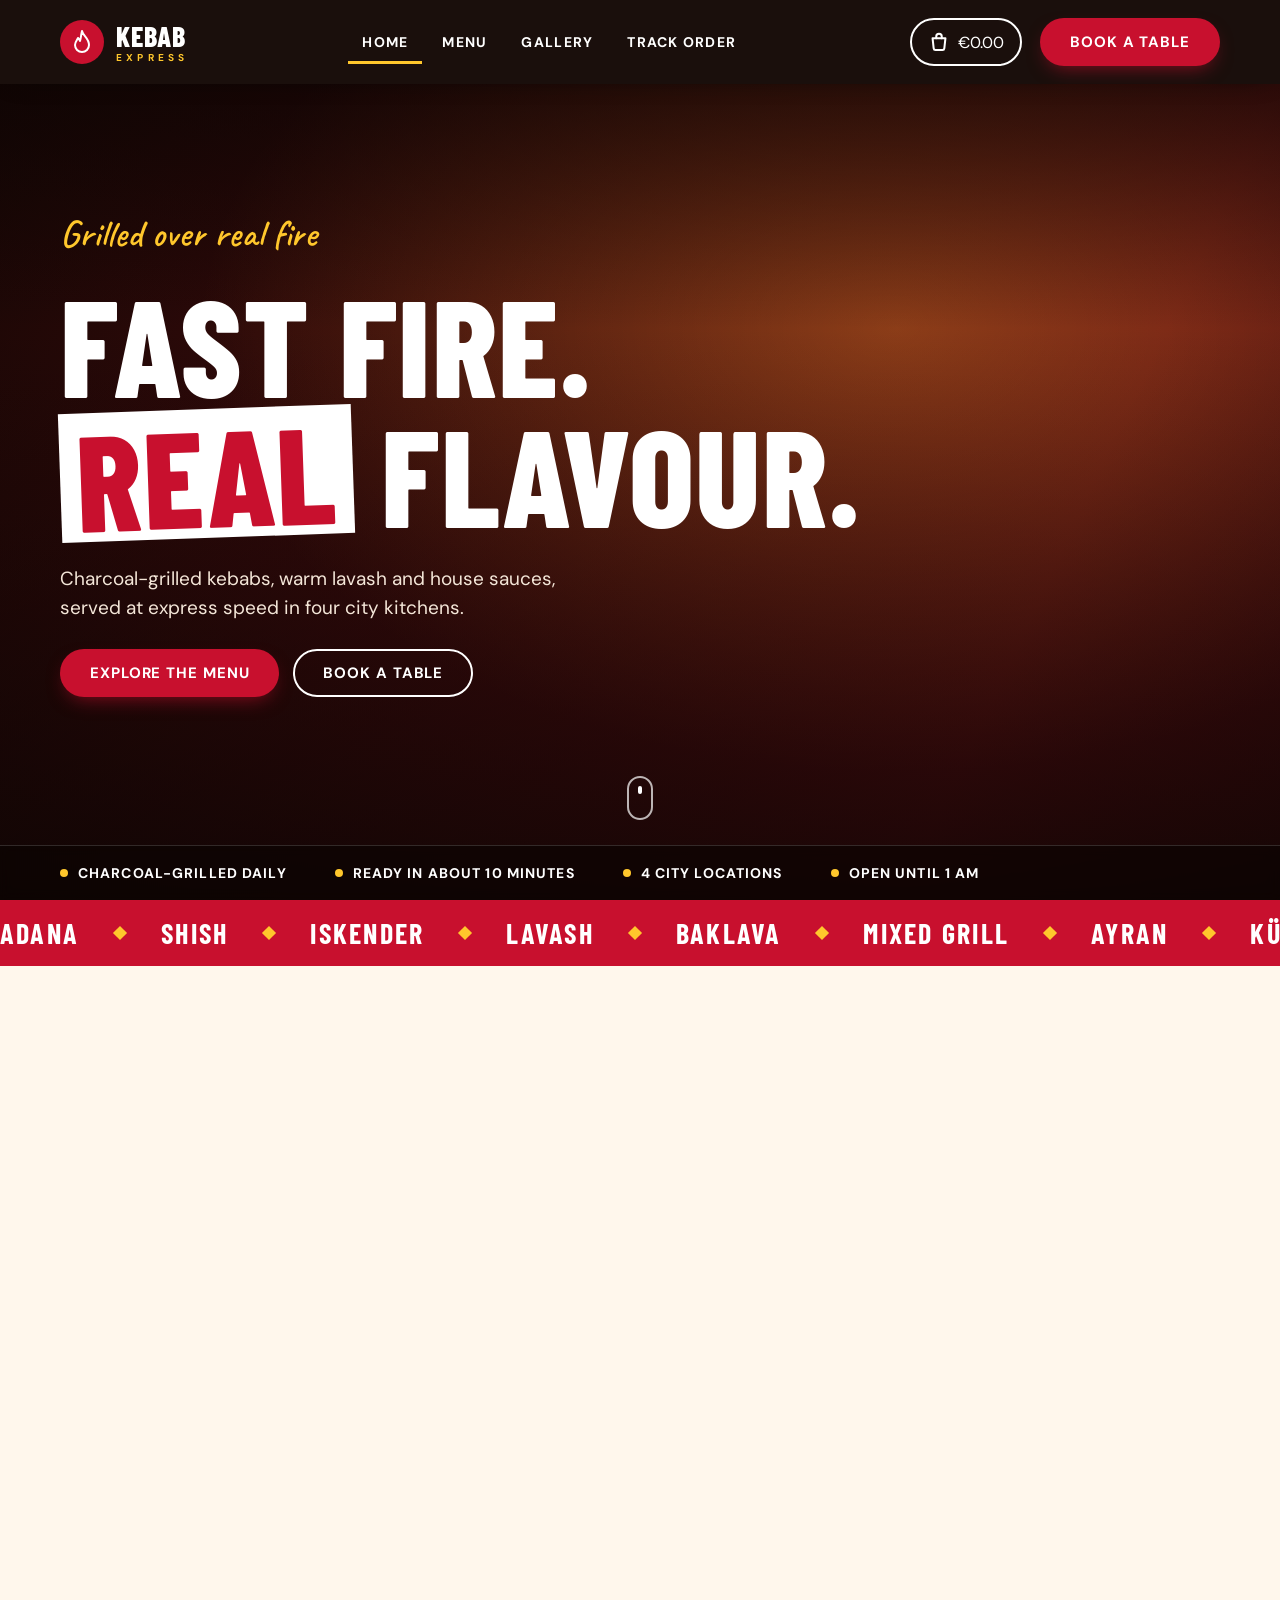
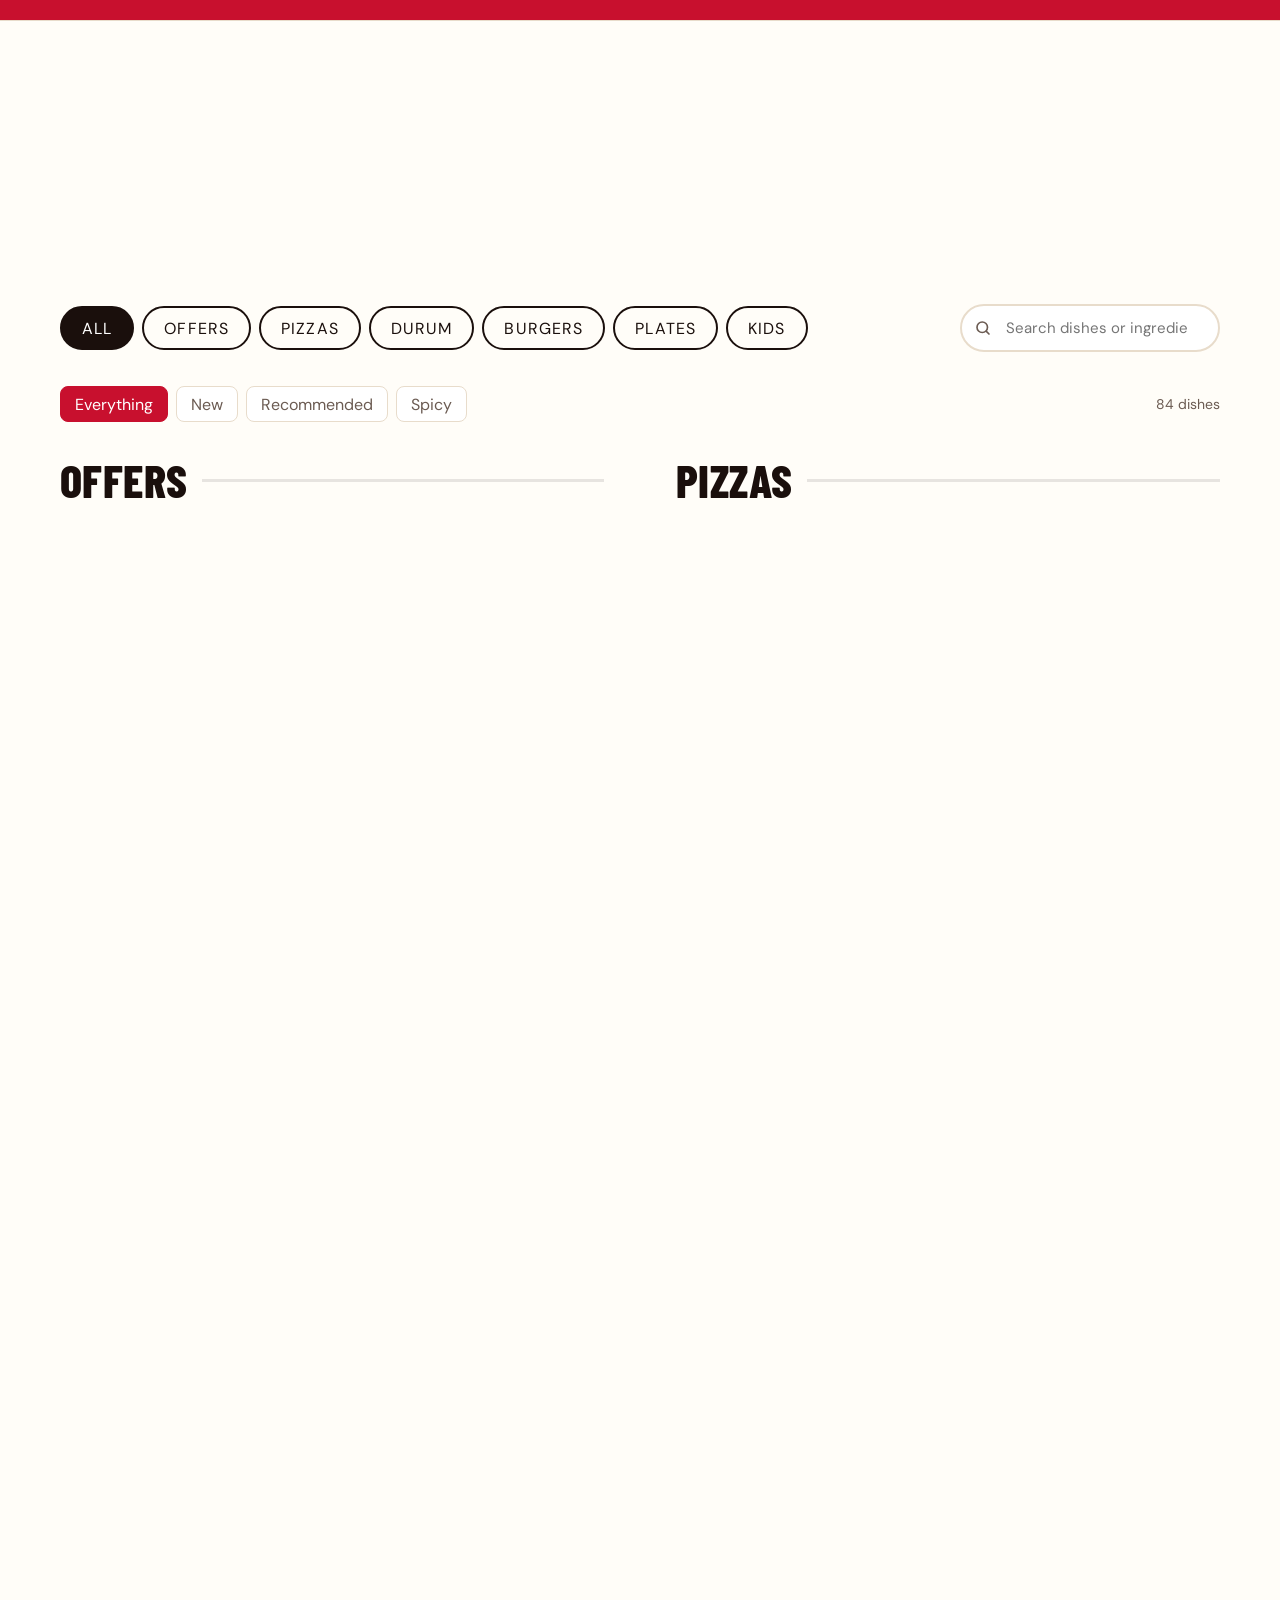
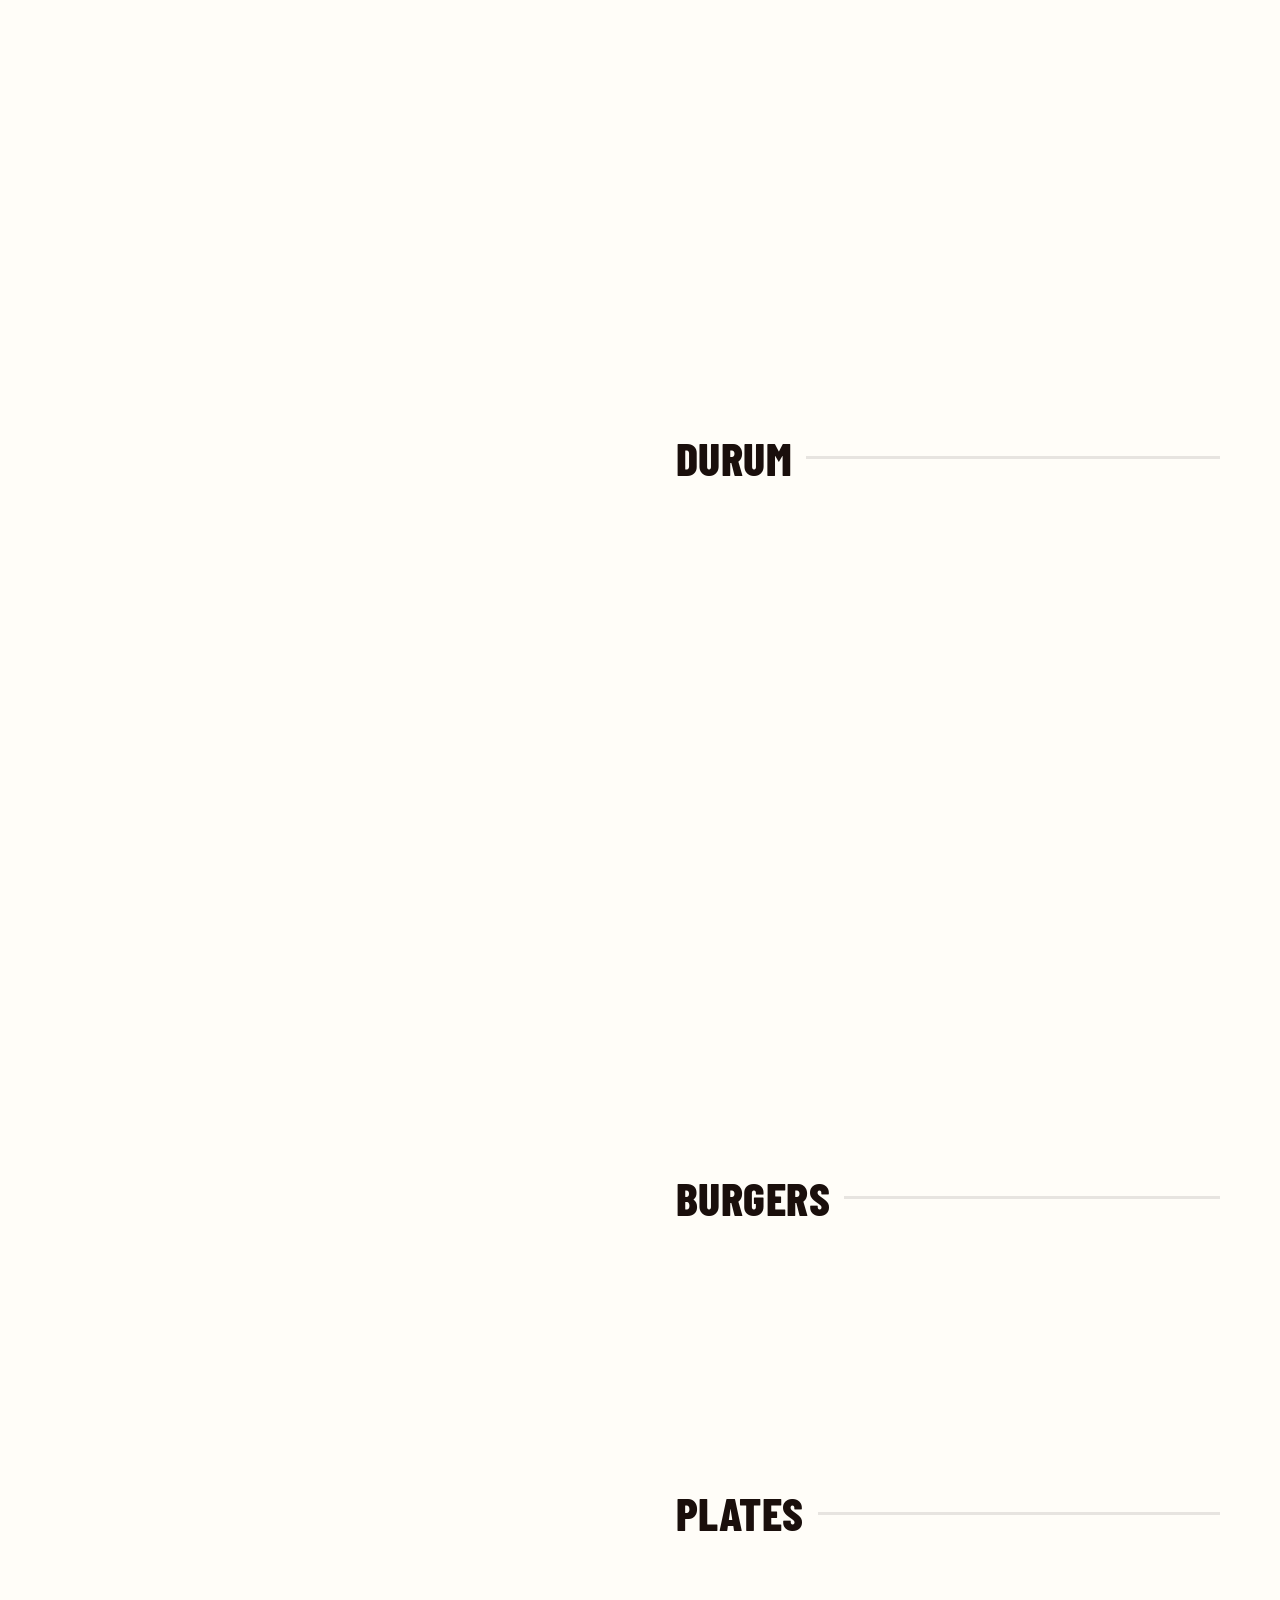
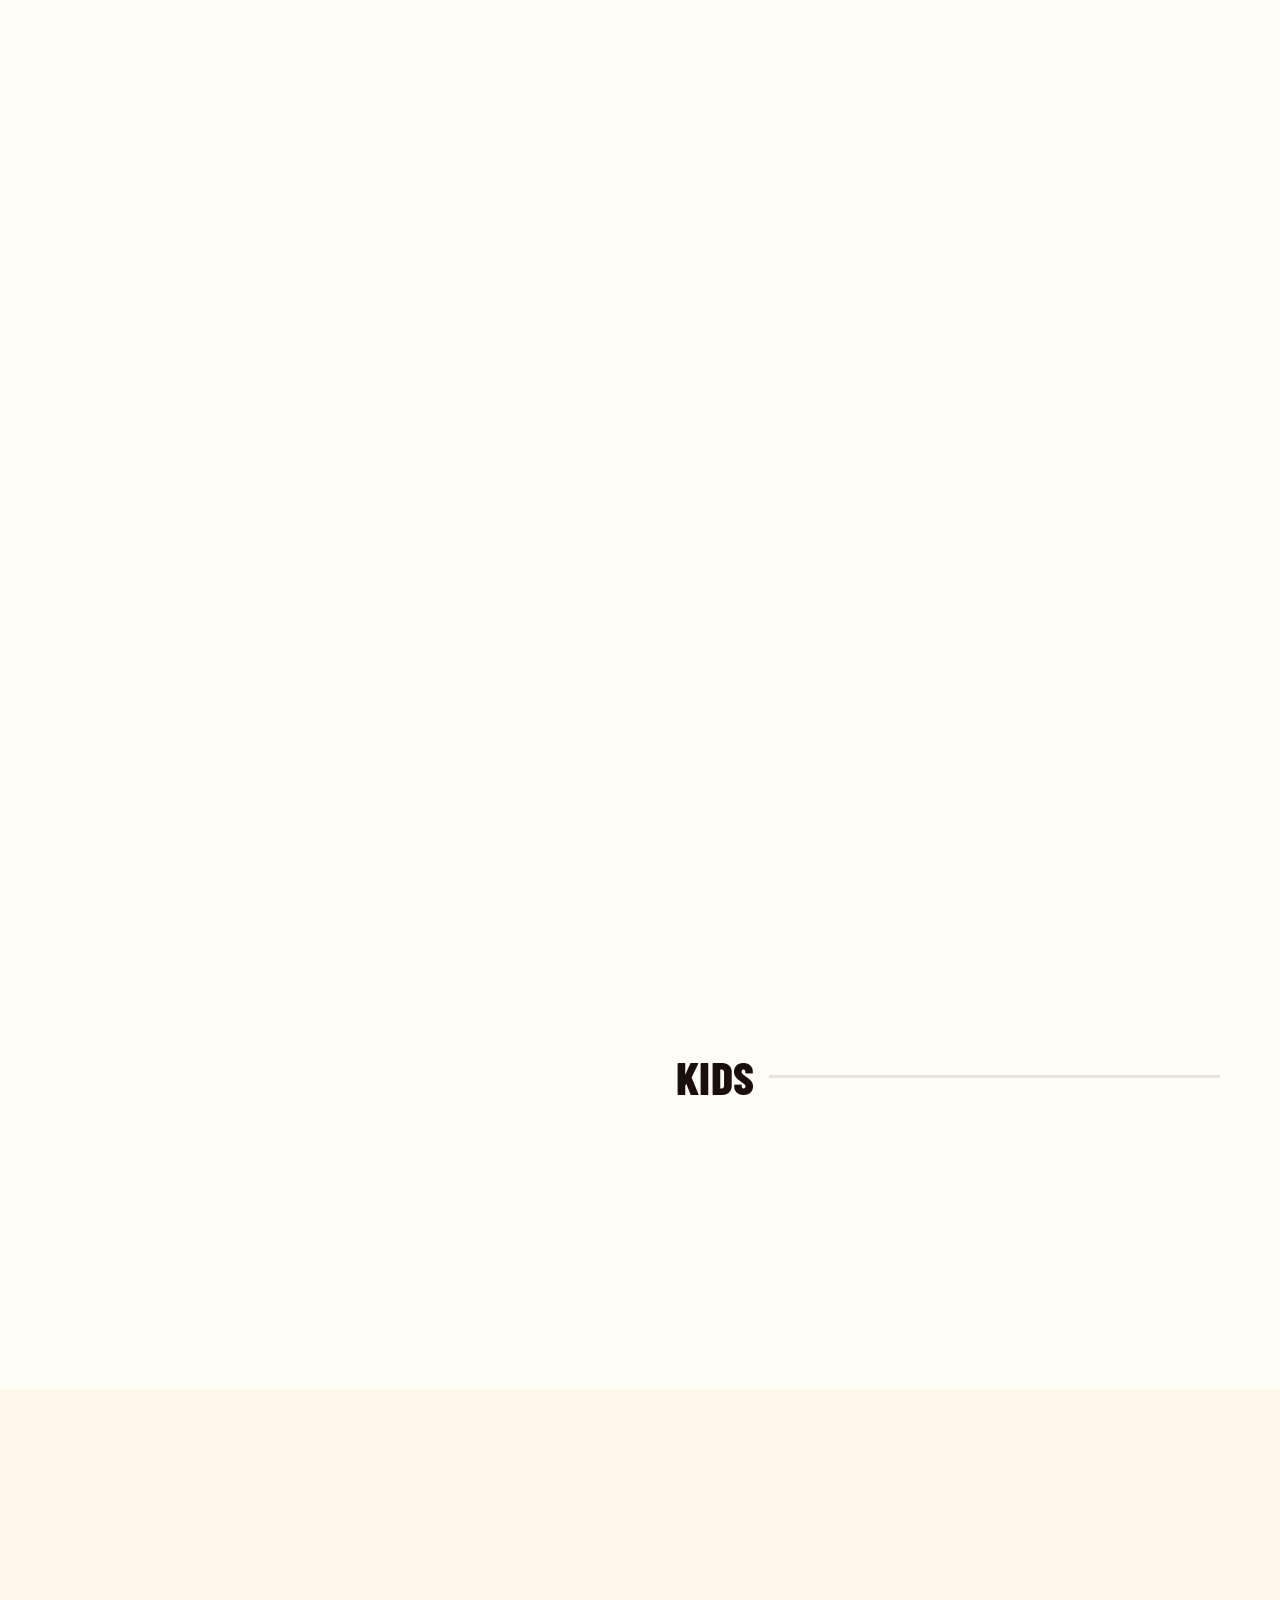
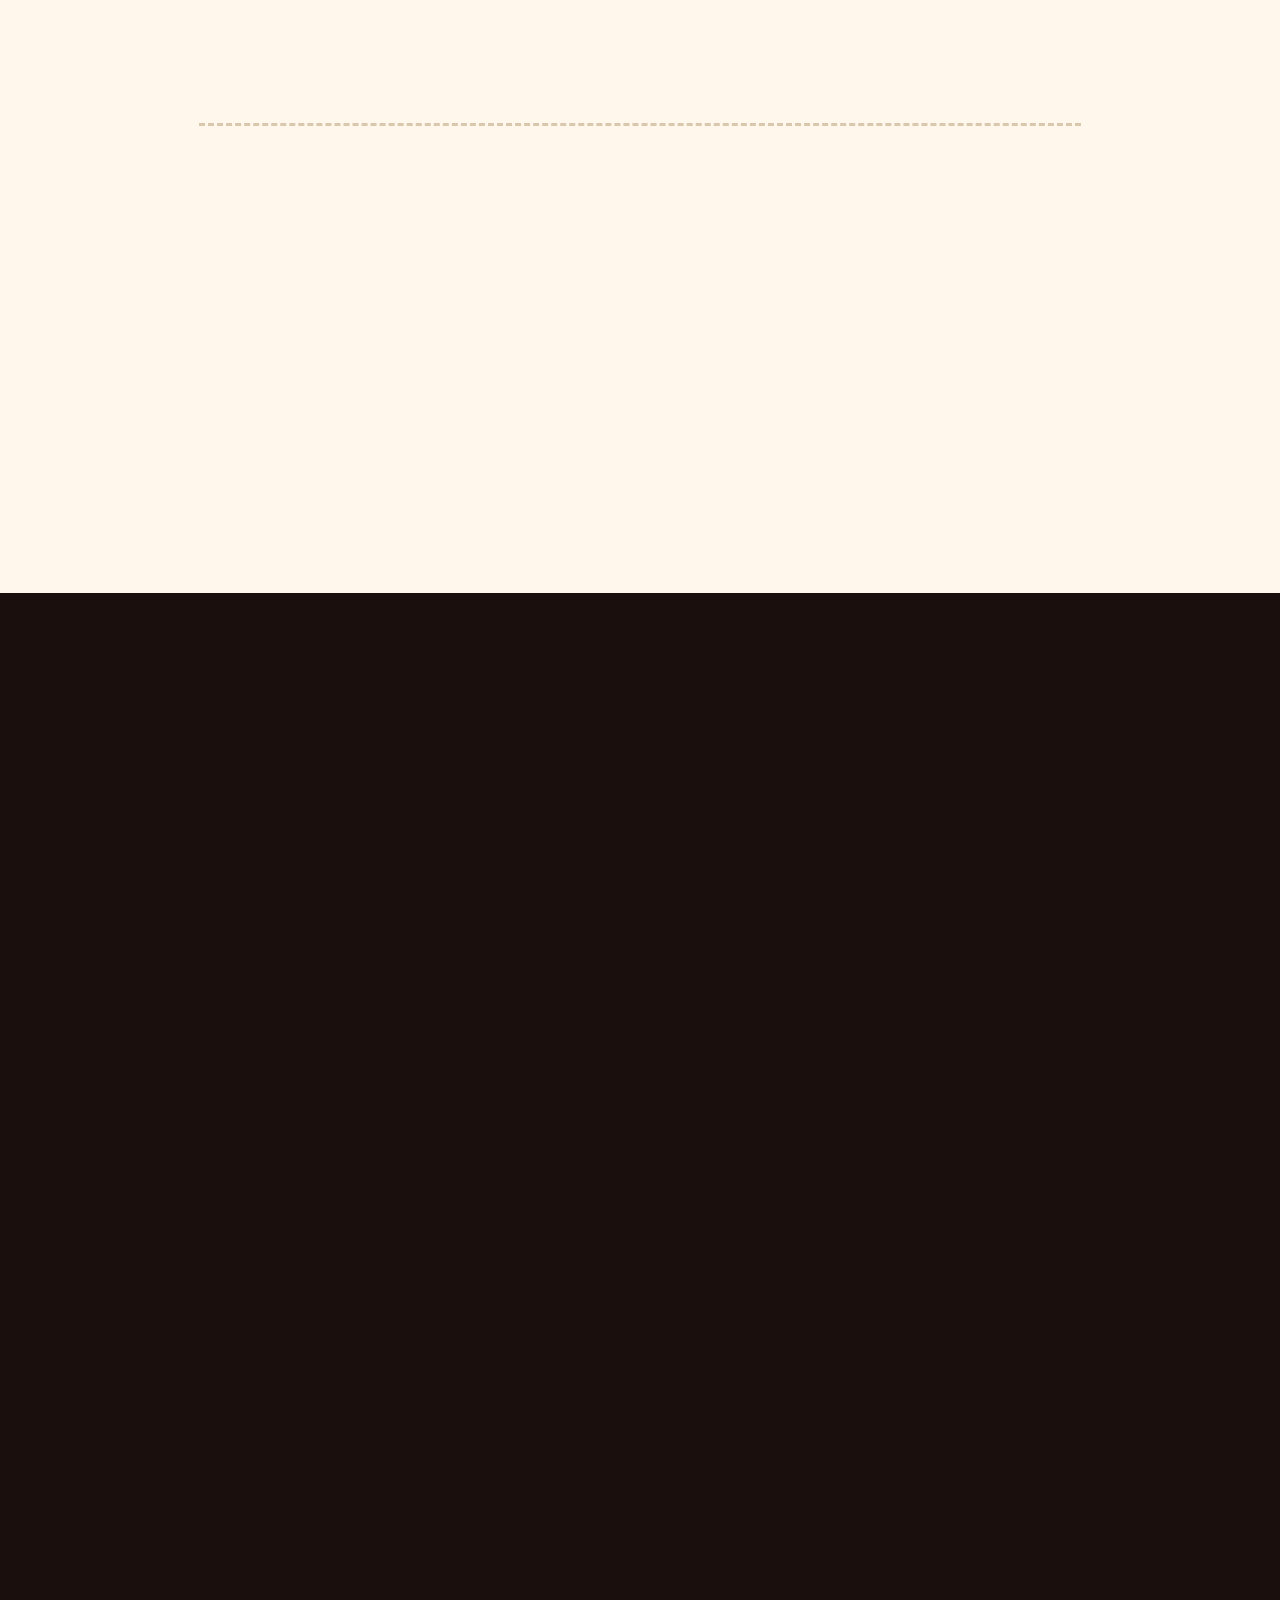
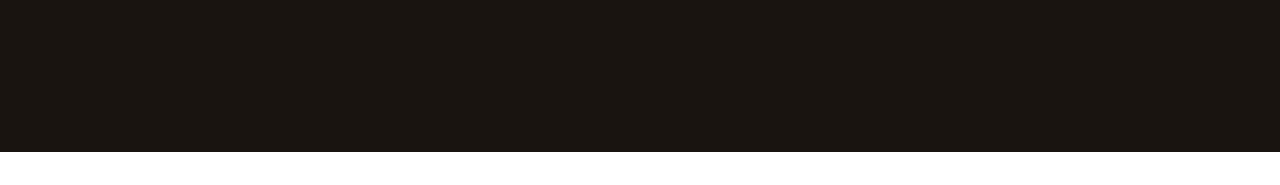
<file: index.html>
<!doctype html>
<html lang="en">
	<head>
		<meta charset="utf-8" />
		<meta name="viewport" content="width=device-width, initial-scale=1" />
		<title>Kebab Express | Charcoal-grilled kebabs, fast</title>
		<meta
			name="description"
			content="Charcoal-grilled kebabs, warm lavash and house sauces, served at express speed. Browse the menu, shop online and book a table."
		/>
		<meta name="theme-color" content="#1A0F0C" />
		<link rel="icon" href="assets/favicon.svg" type="image/svg+xml" />
		<link rel="preconnect" href="https://fonts.googleapis.com" />
		<link rel="preconnect" href="https://fonts.gstatic.com" crossorigin />
		<link
			rel="stylesheet"
			href="https://fonts.googleapis.com/css2?family=Barlow+Condensed:wght@600;700;800&family=Caveat:wght@600&family=DM+Sans:wght@400;500;700&display=swap"
		/>
		<link rel="stylesheet" href="css/home.css" />
	</head>
	<body>
		<div class="kx" id="app">
			<div class="cur-glow" aria-hidden="true"></div>
			<div class="cur-ring" aria-hidden="true"></div>
			<div class="cur-dot" aria-hidden="true"></div>

			<!-- HEADER -->
			<header class="hdr">
				<div class="wrap hdr-in">
					<a class="logo" href="index.html#top" aria-label="Kebab Express home">
						<span class="logo-mark"
							><svg
								width="24"
								height="26"
								viewBox="0 0 24 26"
								fill="none"
								stroke="currentColor"
								stroke-width="2"
								stroke-linecap="round"
								stroke-linejoin="round"
								aria-hidden="true"
							>
								<path
									d="M12 2c1 5 7 7 7 14a7 7 0 0 1-14 0c0-3 2-5 3-7 1 2 2 2 2 3 1-3 1-6 2-10z"
								/></svg
						></span>
						<span class="logo-t"><b>Kebab</b><small>Express</small></span>
					</a>
					<nav aria-label="Primary">
						<ul class="nav">
							<li>
								<a class="nav-l cur" href="index.html#top" data-nav="top"
									>Home</a
								>
							</li>
							<li><a class="nav-l" href="shop.html">Menu</a></li>
							<li>
								<a class="nav-l" href="index.html#gallery" data-nav="gallery"
									>Gallery</a
								>
							</li>
							<li><a class="nav-l" href="track.html">Track Order</a></li>
						</ul>
					</nav>
					<div class="hdr-r">
						<button
							class="cart-pill"
							type="button"
							id="cartOpen"
							aria-label="Open your cart"
						>
							<svg
								width="22"
								height="22"
								viewBox="0 0 24 24"
								fill="none"
								stroke="currentColor"
								stroke-width="2.2"
								stroke-linecap="round"
								stroke-linejoin="round"
								aria-hidden="true"
							>
								<path
									d="M5 8h14l-1.2 11a2 2 0 0 1-2 1.8H8.2a2 2 0 0 1-2-1.8L5 8z"
								/>
								<path d="M9 8V6a3 3 0 0 1 6 0v2" />
							</svg>
							<span class="cart-amt" id="cartAmt">€0.00</span>
							<span class="badge" id="cartCount" hidden>0</span>
						</button>
						<a class="btn btn-red" href="#book">Book a table</a>
						<button
							class="burger"
							type="button"
							aria-label="Open menu"
							aria-expanded="false"
							aria-controls="drawer"
							id="burger"
						>
							<svg
								width="22"
								height="22"
								viewBox="0 0 24 24"
								fill="none"
								stroke="currentColor"
								stroke-width="2.2"
								stroke-linecap="round"
								aria-hidden="true"
							>
								<path d="M3 7h18M3 12h18M3 17h18" />
							</svg>
						</button>
					</div>
				</div>
				<div class="drawer" id="drawer" hidden>
					<a href="index.html#top">Home</a><a href="shop.html">Menu</a
					><a href="index.html#gallery">Gallery</a
					><a href="track.html">Track Order</a>
				</div>
			</header>

			<main>
				<!-- HERO -->
				<section class="hero" id="top">
					<div class="vid" aria-hidden="true">
						<video
							class="hero-vid"
							id="heroVideo"
							src="assets/video/hero-grill.mp4"
							autoplay
							muted
							loop
							playsinline
							preload="auto"
						></video>
						<div id="embers"></div>
					</div>
					<div class="shade" aria-hidden="true"></div>
					<div class="wrap hero-in">
						<span class="script">Grilled over real fire</span>
						<h1 class="disp">Fast fire.<br /><em>Real</em> flavour.</h1>
						<p>
							Charcoal-grilled kebabs, warm lavash and house sauces, served at
							express speed in four city kitchens.
						</p>
						<div class="hero-cta">
							<a class="btn btn-red" href="#menu">Explore the menu</a>
							<a class="btn btn-line" href="#book">Book a table</a>
						</div>
					</div>
					<span class="scroll-cue" aria-hidden="true"></span>
					<div class="facts">
						<div class="facts-in">
							<span><i></i>Charcoal-grilled daily</span
							><span><i></i>Ready in about 10 minutes</span
							><span><i></i>4 city locations</span
							><span><i></i>Open until 1 am</span>
						</div>
					</div>
				</section>

				<div class="mq" aria-hidden="true">
					<div class="mq-t">
						<span>Adana</span><span>Shish</span><span>Iskender</span
						><span>Lavash</span><span>Baklava</span><span>Mixed grill</span
						><span>Ayran</span><span>Künefe</span> <span>Adana</span
						><span>Shish</span><span>Iskender</span><span>Lavash</span
						><span>Baklava</span><span>Mixed grill</span><span>Ayran</span
						><span>Künefe</span>
					</div>
				</div>

				<!-- ABOUT / OUR MENU INTRO -->
				<section class="about" id="about">
					<div class="wrap about-g">
						<div class="ph-grid">
							<div class="plate">
								<img
									class="ph"
									alt="Adana kebab on lavash with grilled tomato"
									src="assets/img/adana-kebab.jpg"
									loading="lazy"
								/><span class="cap">Adana kebab</span>
							</div>
							<div class="plate">
								<img
									class="ph"
									alt="Kofta shish plate with grilled vegetables"
									src="assets/img/kofta-shish.jpg"
									loading="lazy"
								/><span class="cap">Kofta shish</span>
							</div>
							<div class="plate">
								<img
									class="ph"
									alt="Hummus and falafel with flatbread"
									src="assets/img/hummus-falafel.jpg"
									loading="lazy"
								/><span class="cap">Hummus &amp; falafel</span>
							</div>
							<div class="plate">
								<img
									class="ph"
									alt="Grilled king prawn skewers"
									src="assets/img/grilled-prawns.jpg"
									loading="lazy"
								/><span class="cap">Prawn skewers</span>
							</div>
						</div>
						<div class="about-card">
							<span class="script">Straight off the coals</span>
							<h2 class="disp">Our menu</h2>
							<svg
								class="flame"
								viewBox="0 0 24 26"
								fill="none"
								stroke="currentColor"
								stroke-width="2"
								stroke-linecap="round"
								stroke-linejoin="round"
								aria-hidden="true"
							>
								<path
									d="M12 2c1 5 7 7 7 14a7 7 0 0 1-14 0c0-3 2-5 3-7 1 2 2 2 2 3 1-3 1-6 2-10z"
								/>
							</svg>
							<p>
								Every skewer is hand-cut, marinated overnight and cooked over
								open charcoal. Browse starters, kebabs, mains and sweets, with
								the house favourites marked for first-timers.
							</p>
							<a class="lnk" href="#menu"
								>Explore more
								<svg
									width="16"
									height="16"
									viewBox="0 0 24 24"
									fill="none"
									stroke="currentColor"
									stroke-width="2.4"
									stroke-linecap="round"
									aria-hidden="true"
								>
									<path d="M5 12h14M13 6l6 6-6 6" /></svg
							></a>
						</div>
					</div>
				</section>

				<!-- SPECIAL OFFERS -->
				<section class="spo" id="offers">
					<div class="wrap">
						<div class="sec-h">
							<span class="script">Bundles worth grabbing</span>
							<h2 class="disp">Special offers</h2>
							<svg
								class="flame"
								viewBox="0 0 24 26"
								fill="none"
								stroke="currentColor"
								stroke-width="2"
								stroke-linecap="round"
								stroke-linejoin="round"
								aria-hidden="true"
							>
								<path
									d="M12 2c1 5 7 7 7 14a7 7 0 0 1-14 0c0-3 2-5 3-7 1 2 2 2 2 3 1-3 1-6 2-10z"
								/>
							</svg>
						</div>
						<div class="spo-g" id="offerGrid"></div>
						<div class="how-cta">
							<a class="btn btn-yel" href="shop.html?tab=offers"
								>See all offers</a
							>
						</div>
					</div>
				</section>

				<!-- MENU -->
				<section class="menu" id="menu">
					<div class="wrap">
						<div class="sec-h">
							<span class="script">Pick your fire</span>
							<h2 class="disp">The menu</h2>
							<svg
								class="flame"
								viewBox="0 0 24 26"
								fill="none"
								stroke="currentColor"
								stroke-width="2"
								stroke-linecap="round"
								stroke-linejoin="round"
								aria-hidden="true"
							>
								<path
									d="M12 2c1 5 7 7 7 14a7 7 0 0 1-14 0c0-3 2-5 3-7 1 2 2 2 2 3 1-3 1-6 2-10z"
								/>
							</svg>
						</div>
						<div class="tools">
							<div
								class="tabs"
								role="tablist"
								aria-label="Menu categories"
								id="menuTabs"
							></div>
							<div class="srch">
								<svg
									width="18"
									height="18"
									viewBox="0 0 24 24"
									fill="none"
									stroke="currentColor"
									stroke-width="2.2"
									stroke-linecap="round"
									aria-hidden="true"
								>
									<circle cx="11" cy="11" r="7" />
									<path d="M20 20l-3.5-3.5" />
								</svg>
								<input
									type="search"
									id="menuSearch"
									aria-label="Search the menu"
									placeholder="Search dishes or ingredients"
								/>
							</div>
						</div>
						<div class="chips" id="menuFilters">
							<span class="count" id="menuCount" aria-live="polite"></span>
						</div>
						<div id="menuOut"></div>
					</div>
				</section>

				<!-- HOW IT WORKS -->
				<section class="how" id="how">
					<div class="wrap">
						<div class="sec-h">
							<span class="script">Four easy steps</span>
							<h2 class="disp">How it works</h2>
							<svg
								class="flame"
								viewBox="0 0 24 26"
								fill="none"
								stroke="currentColor"
								stroke-width="2"
								stroke-linecap="round"
								stroke-linejoin="round"
								aria-hidden="true"
							>
								<path
									d="M12 2c1 5 7 7 7 14a7 7 0 0 1-14 0c0-3 2-5 3-7 1 2 2 2 2 3 1-3 1-6 2-10z"
								/>
							</svg>
						</div>
						<ol class="how-g" style="list-style: none; padding: 0; margin: 0">
							<li class="how-c">
								<span class="how-i"
									><svg
										width="34"
										height="34"
										viewBox="0 0 24 24"
										fill="none"
										stroke="currentColor"
										stroke-width="2"
										stroke-linecap="round"
										stroke-linejoin="round"
										aria-hidden="true"
									>
										<circle cx="11" cy="11" r="7" />
										<path d="M20 20l-3.5-3.5" /></svg
									><span class="how-n">1</span></span
								>
								<h3 class="disp">Pick your dishes</h3>
								<p>
									Browse the menu or the shop. Pizzas and durum come in sizes,
									so choose the price option you want.
								</p>
							</li>
							<li class="how-c">
								<span class="how-i"
									><svg
										width="34"
										height="34"
										viewBox="0 0 24 24"
										fill="none"
										stroke="currentColor"
										stroke-width="2"
										stroke-linecap="round"
										stroke-linejoin="round"
										aria-hidden="true"
									>
										<path
											d="M5 8h14l-1.2 11a2 2 0 0 1-2 1.8H8.2a2 2 0 0 1-2-1.8L5 8z"
										/>
										<path d="M9 8V6a3 3 0 0 1 6 0v2" /></svg
									><span class="how-n">2</span></span
								>
								<h3 class="disp">Add to cart</h3>
								<p>
									Tap the + under a price to add it. Your cart total stays in
									the header and follows you across pages.
								</p>
							</li>
							<li class="how-c">
								<span class="how-i"
									><svg
										width="34"
										height="34"
										viewBox="0 0 24 24"
										fill="none"
										stroke="currentColor"
										stroke-width="2"
										stroke-linecap="round"
										stroke-linejoin="round"
										aria-hidden="true"
									>
										<rect x="3" y="6" width="18" height="13" rx="2" />
										<path d="M3 11h18M7 15h3" /></svg
									><span class="how-n">3</span></span
								>
								<h3 class="disp">Check out</h3>
								<p>
									Open the cart, review your order and choose pickup or delivery
									from any of our kitchens.
								</p>
							</li>
							<li class="how-c">
								<span class="how-i"
									><svg
										width="34"
										height="34"
										viewBox="0 0 24 24"
										fill="none"
										stroke="currentColor"
										stroke-width="2"
										stroke-linecap="round"
										stroke-linejoin="round"
										aria-hidden="true"
									>
										<path
											d="M12 2c1 5 7 7 7 14a7 7 0 0 1-14 0c0-3 2-5 3-7 1 2 2 2 2 3 1-3 1-6 2-10z"
										/></svg
									><span class="how-n">4</span></span
								>
								<h3 class="disp">We grill, you enjoy</h3>
								<p>
									Your order is cooked over charcoal and ready in about 10
									minutes. Prefer to sit down? Book a table.
								</p>
							</li>
						</ol>
						<div class="how-cta">
							<a class="btn btn-red" href="shop.html">Order now</a>
							<a
								class="btn"
								style="border-color: var(--ink); color: var(--ink)"
								href="#book"
								>Book a table</a
							>
						</div>
					</div>
				</section>

				<!-- GALLERY -->
				<section class="gal" id="gallery">
					<div class="wrap">
						<div class="sec-h">
							<span class="script">Eat with your eyes</span>
							<h2 class="disp">From our kitchen</h2>
						</div>
						<div class="mosaic" id="mosaic"></div>
						<div class="gal-more">
							<a class="btn btn-line" href="gallery.html">Show more photos</a>
						</div>
					</div>
				</section>
				<div
					class="lb"
					id="lightbox"
					role="dialog"
					aria-modal="true"
					aria-label="Photo viewer"
					hidden
				>
					<div class="lb-in">
						<button
							class="rb lb-x"
							type="button"
							id="lbClose"
							aria-label="Close photo"
						>
							<svg
								width="20"
								height="20"
								viewBox="0 0 24 24"
								fill="none"
								stroke="currentColor"
								stroke-width="2.4"
								stroke-linecap="round"
								aria-hidden="true"
							>
								<path d="M5 5l14 14M19 5L5 19" />
							</svg>
						</button>
						<div class="plate"><img class="ph" id="lbImg" alt="" /></div>
						<div class="lb-bar">
							<button
								class="rb"
								type="button"
								id="lbPrev"
								aria-label="Previous photo"
							>
								<svg
									width="20"
									height="20"
									viewBox="0 0 24 24"
									fill="none"
									stroke="currentColor"
									stroke-width="2.4"
									stroke-linecap="round"
									aria-hidden="true"
								>
									<path d="M15 5l-7 7 7 7" />
								</svg>
							</button>
							<span id="lbCap"></span>
							<button
								class="rb"
								type="button"
								id="lbNext"
								aria-label="Next photo"
							>
								<svg
									width="20"
									height="20"
									viewBox="0 0 24 24"
									fill="none"
									stroke="currentColor"
									stroke-width="2.4"
									stroke-linecap="round"
									aria-hidden="true"
								>
									<path d="M9 5l7 7-7 7" />
								</svg>
							</button>
						</div>
					</div>
				</div>

				<!-- REVIEWS -->
				<section class="rvs" id="reviews">
					<div class="wrap">
						<div class="sec-h">
							<span class="script">Kind words from our tables</span>
							<h2 class="disp">What guests say</h2>
							<svg
								class="flame"
								viewBox="0 0 24 26"
								fill="none"
								stroke="currentColor"
								stroke-width="2"
								stroke-linecap="round"
								stroke-linejoin="round"
								aria-hidden="true"
							>
								<path
									d="M12 2c1 5 7 7 7 14a7 7 0 0 1-14 0c0-3 2-5 3-7 1 2 2 2 2 3 1-3 1-6 2-10z"
								/>
							</svg>
						</div>
						<div
							class="rv"
							role="region"
							aria-roledescription="carousel"
							aria-label="Guest reviews"
						>
							<div class="rv-track" id="rvTrack" tabindex="0"></div>
						</div>
					</div>
				</section>

				<!-- LOCATIONS -->
				<section class="loc" id="locations">
					<div class="wrap">
						<div class="sec-h">
							<span class="script">Find the fire near you</span>
							<h2 class="disp">Our locations</h2>
						</div>
						<div class="loc-g">
							<div class="bl" id="branchList"></div>
							<div class="map">
								<div class="map-in" id="mapIn">
									<img
										class="map-img"
										alt="Map of central London showing our four locations"
										src="assets/img/map-london.png"
									/>
									<span class="map-tint" aria-hidden="true"></span>
									<span class="mchip"
										><i></i>4 locations in central London</span
									>
									<span class="attr"
										>©
										<a
											href="https://www.openstreetmap.org/copyright"
											target="_blank"
											rel="noopener"
											>OpenStreetMap</a
										>
										contributors</span
									>
								</div>
								<div class="map-card">
									<div>
										<span class="open"
											><i></i>Open now · <span id="locHours"></span
										></span>
										<h3 class="disp" id="locName"></h3>
										<p>
											<span id="locAddr"></span><br /><span id="locTel"></span>
										</p>
									</div>
									<div style="display: flex; gap: 10px; flex-wrap: wrap">
										<a class="btn btn-red" href="#book" id="locBook"
											>Book here</a
										>
										<a
											class="btn"
											style="border-color: var(--ink); color: var(--ink)"
											href="#locations"
											id="locDir"
											target="_blank"
											rel="noopener"
											>Get directions</a
										>
									</div>
								</div>
							</div>
						</div>
					</div>
				</section>

				<!-- BOOKING -->
				<section class="book" id="book">
					<div class="wrap bk-g">
						<div class="ticket" aria-live="polite">
							<span class="script">Your table ticket</span>
							<h2 class="disp">Reserve<br />a table</h2>
							<div class="tk-row">
								<span>Location</span><b id="tkBranch"></b>
							</div>
							<div class="tk-row"><span>Date</span><b id="tkDate"></b></div>
							<div class="tk-row"><span>Time</span><b id="tkTime"></b></div>
							<div class="tk-row"><span>Guests</span><b id="tkParty"></b></div>
							<div class="tk-row"><span>Name</span><b id="tkName"></b></div>
							<div class="perf">
								<div class="bar" aria-hidden="true"></div>
								<span class="stamp" id="tkStamp" hidden>CONFIRMED</span>
								<b
									id="tkDraft"
									style="
										font-family: 'Barlow Condensed', sans-serif;
										letter-spacing: 0.1em;
										opacity: 0.85;
									"
									>DRAFT</b
								>
							</div>
						</div>

						<div class="form" id="bookForm">
							<div class="ok" id="bookOk" hidden>
								<div class="tick">
									<svg
										width="40"
										height="40"
										viewBox="0 0 24 24"
										fill="none"
										stroke="currentColor"
										stroke-width="3"
										stroke-linecap="round"
										stroke-linejoin="round"
										aria-hidden="true"
									>
										<path d="M5 12.5l4.5 4.5L19 7" />
									</svg>
								</div>
								<h3 class="disp">Table booked!</h3>
								<p
									style="color: var(--mute); max-width: 380px; line-height: 1.6"
									id="bookOkText"
								></p>
								<button class="btn btn-red" type="button" id="bookReset">
									Make another booking
								</button>
							</div>
							<div id="bookFields" style="display: contents">
								<div class="fl">
									<span class="lab">1 · Date</span>
									<div class="days" id="days"></div>
								</div>
								<div class="fl">
									<span class="lab"
										>2 · Time
										<small>(struck-through times are full)</small></span
									>
									<div class="slots" id="slots"></div>
									<p class="err" id="errTime" hidden>Please choose a time.</p>
								</div>
								<div class="row2">
									<div class="fl">
										<span class="lab">3 · Guests</span>
										<div class="step">
											<button
												type="button"
												id="partyDown"
												aria-label="Fewer guests"
											>
												−</button
											><b id="partyText">2 guests</b
											><button
												type="button"
												id="partyUp"
												aria-label="More guests"
											>
												+
											</button>
										</div>
									</div>
									<div class="fl">
										<label for="bk-branch">Location</label
										><select id="bk-branch" class="fld"></select>
									</div>
								</div>
								<div class="row2">
									<div class="fl">
										<label for="bk-name">Your name</label
										><input
											id="bk-name"
											class="fld"
											type="text"
											autocomplete="name"
											placeholder="Sara Rahman"
										/>
										<p class="err" id="errName" hidden>
											Please enter your name.
										</p>
									</div>
									<div class="fl">
										<label for="bk-phone">Phone</label
										><input
											id="bk-phone"
											class="fld"
											type="tel"
											autocomplete="tel"
											placeholder="+44 7700 900123"
										/>
										<p class="err" id="errPhone" hidden>
											Enter a phone number with at least 7 digits.
										</p>
									</div>
								</div>
								<div class="fl">
									<label for="bk-mail">Email</label
									><input
										id="bk-mail"
										class="fld"
										type="email"
										autocomplete="email"
										placeholder="you@example.com"
									/>
									<p class="err" id="errEmail" hidden>
										Enter a valid email so we can confirm.
									</p>
								</div>
								<div class="fl">
									<label for="bk-note"
										>Special requests <small>(optional)</small></label
									><textarea
										id="bk-note"
										class="fld"
										placeholder="Birthday, high chair, allergies…"
									></textarea>
								</div>
								<button
									class="btn btn-red"
									style="min-height: 56px; font-size: 16px"
									type="button"
									id="bookSubmit"
								>
									<span class="spin" hidden></span
									><span id="bookSubmitText">Confirm booking</span>
								</button>
							</div>
						</div>
					</div>
				</section>
			</main>

			<!-- FOOTER -->
			<footer class="ft">
				<div class="wrap">
					<div class="ft-g">
						<div>
							<a
								class="logo"
								href="#top"
								aria-label="Kebab Express home"
								style="color: #fff"
							>
								<span class="logo-mark"
									><svg
										width="24"
										height="26"
										viewBox="0 0 24 26"
										fill="none"
										stroke="currentColor"
										stroke-width="2"
										stroke-linecap="round"
										stroke-linejoin="round"
										aria-hidden="true"
									>
										<path
											d="M12 2c1 5 7 7 7 14a7 7 0 0 1-14 0c0-3 2-5 3-7 1 2 2 2 2 3 1-3 1-6 2-10z"
										/></svg
								></span>
								<span class="logo-t"><b>Kebab</b><small>Express</small></span>
							</a>
							<p>
								Charcoal-grilled kebabs, made fresh and served fast. Come
								hungry, leave happy.
							</p>
							<div class="soc">
								<a href="#top" aria-label="Facebook"
									><svg
										width="18"
										height="18"
										viewBox="0 0 24 24"
										fill="currentColor"
										aria-hidden="true"
									>
										<path
											d="M14 8V6c0-1 .5-1.5 1.5-1.5H17V1h-3c-3 0-4.5 2-4.5 4.5V8H7v3.5h2.5V23H14V11.5h3L17.5 8z"
										/></svg
								></a>
								<a href="#top" aria-label="Instagram"
									><svg
										width="18"
										height="18"
										viewBox="0 0 24 24"
										fill="none"
										stroke="currentColor"
										stroke-width="2"
										aria-hidden="true"
									>
										<rect x="3" y="3" width="18" height="18" rx="5" />
										<circle cx="12" cy="12" r="4" />
										<circle cx="17.5" cy="6.5" r="1" fill="currentColor" /></svg
								></a>
								<a href="#top" aria-label="YouTube"
									><svg
										width="18"
										height="18"
										viewBox="0 0 24 24"
										fill="currentColor"
										aria-hidden="true"
									>
										<path
											d="M22 8a3 3 0 0 0-2-2c-2-.5-8-.5-8-.5s-6 0-8 .5A3 3 0 0 0 2 8c-.5 2-.5 4-.5 4s0 2 .5 4a3 3 0 0 0 2 2c2 .5 8 .5 8 .5s6 0 8-.5a3 3 0 0 0 2-2c.5-2 .5-4 .5-4s0-2-.5-4zM10 15V9l5 3z"
										/></svg
								></a>
								<a href="#top" aria-label="TikTok"
									><svg
										width="18"
										height="18"
										viewBox="0 0 24 24"
										fill="none"
										stroke="currentColor"
										stroke-width="2"
										stroke-linecap="round"
										aria-hidden="true"
									>
										<path d="M14 3v11a4 4 0 1 1-4-4M14 3c0 3 2 5 5 5" /></svg
								></a>
							</div>
						</div>
						<div>
							<h4>Overview</h4>
							<ul>
								<li><a href="#top">Home</a></li>
								<li><a href="#menu">Food &amp; Menu</a></li>
								<li><a href="shop.html">Shop</a></li>
								<li><a href="#book">Online booking</a></li>
								<li><a href="#gallery">Gallery</a></li>
							</ul>
						</div>
						<div>
							<h4>Resources</h4>
							<ul>
								<li><a href="#top">Help center</a></li>
								<li><a href="#top">Terms of service</a></li>
								<li><a href="#top">Privacy policy</a></li>
								<li><a href="#top">Allergen guide</a></li>
							</ul>
						</div>
						<div>
							<h4>Contact info</h4>
							<ul>
								<li><a href="tel:+442079460123">+44 20 7946 0123</a></li>
								<li>
									<a href="mailto:hello@kebabexpress.example"
										>hello@kebabexpress.example</a
									>
								</li>
								<li><a href="#top">@kebabexpress</a></li>
							</ul>
						</div>
						<div>
							<h4>Location</h4>
							<ul>
								<li>
									<a href="#locations"
										>12 Ember Lane, Old Town, Riverbank City</a
									>
								</li>
								<li><a href="#locations">Open daily 11:00 – 01:00</a></li>
							</ul>
						</div>
					</div>
					<div class="ft-b">
						<span
							>© 2026 Kebab Express. Sample content. Photos: Wikimedia Commons
							(various licences,
							<a href="gallery.html#credits" style="text-decoration: underline"
								>credits</a
							>). Map: © OpenStreetMap contributors. Video: Mixkit.</span
						>
						<nav aria-label="Footer">
							<a href="#top">About</a><a href="#top">Our chef</a
							><a href="#top">Blog</a><a href="shop.html">Delivery</a>
						</nav>
						<a class="top" href="#top" aria-label="Back to top"
							><svg
								width="18"
								height="18"
								viewBox="0 0 24 24"
								fill="none"
								stroke="currentColor"
								stroke-width="2.4"
								stroke-linecap="round"
								stroke-linejoin="round"
								aria-hidden="true"
							>
								<path d="M6 15l6-6 6 6" /></svg
						></a>
					</div>
				</div>
			</footer>
		</div>

		<script src="js/dish-art.js"></script>
		<script src="js/menu-data.js"></script>
		<script src="js/common.js"></script>
		<script src="js/cart.js"></script>
		<script src="js/home.js"></script>
	</body>
</html>
</file>
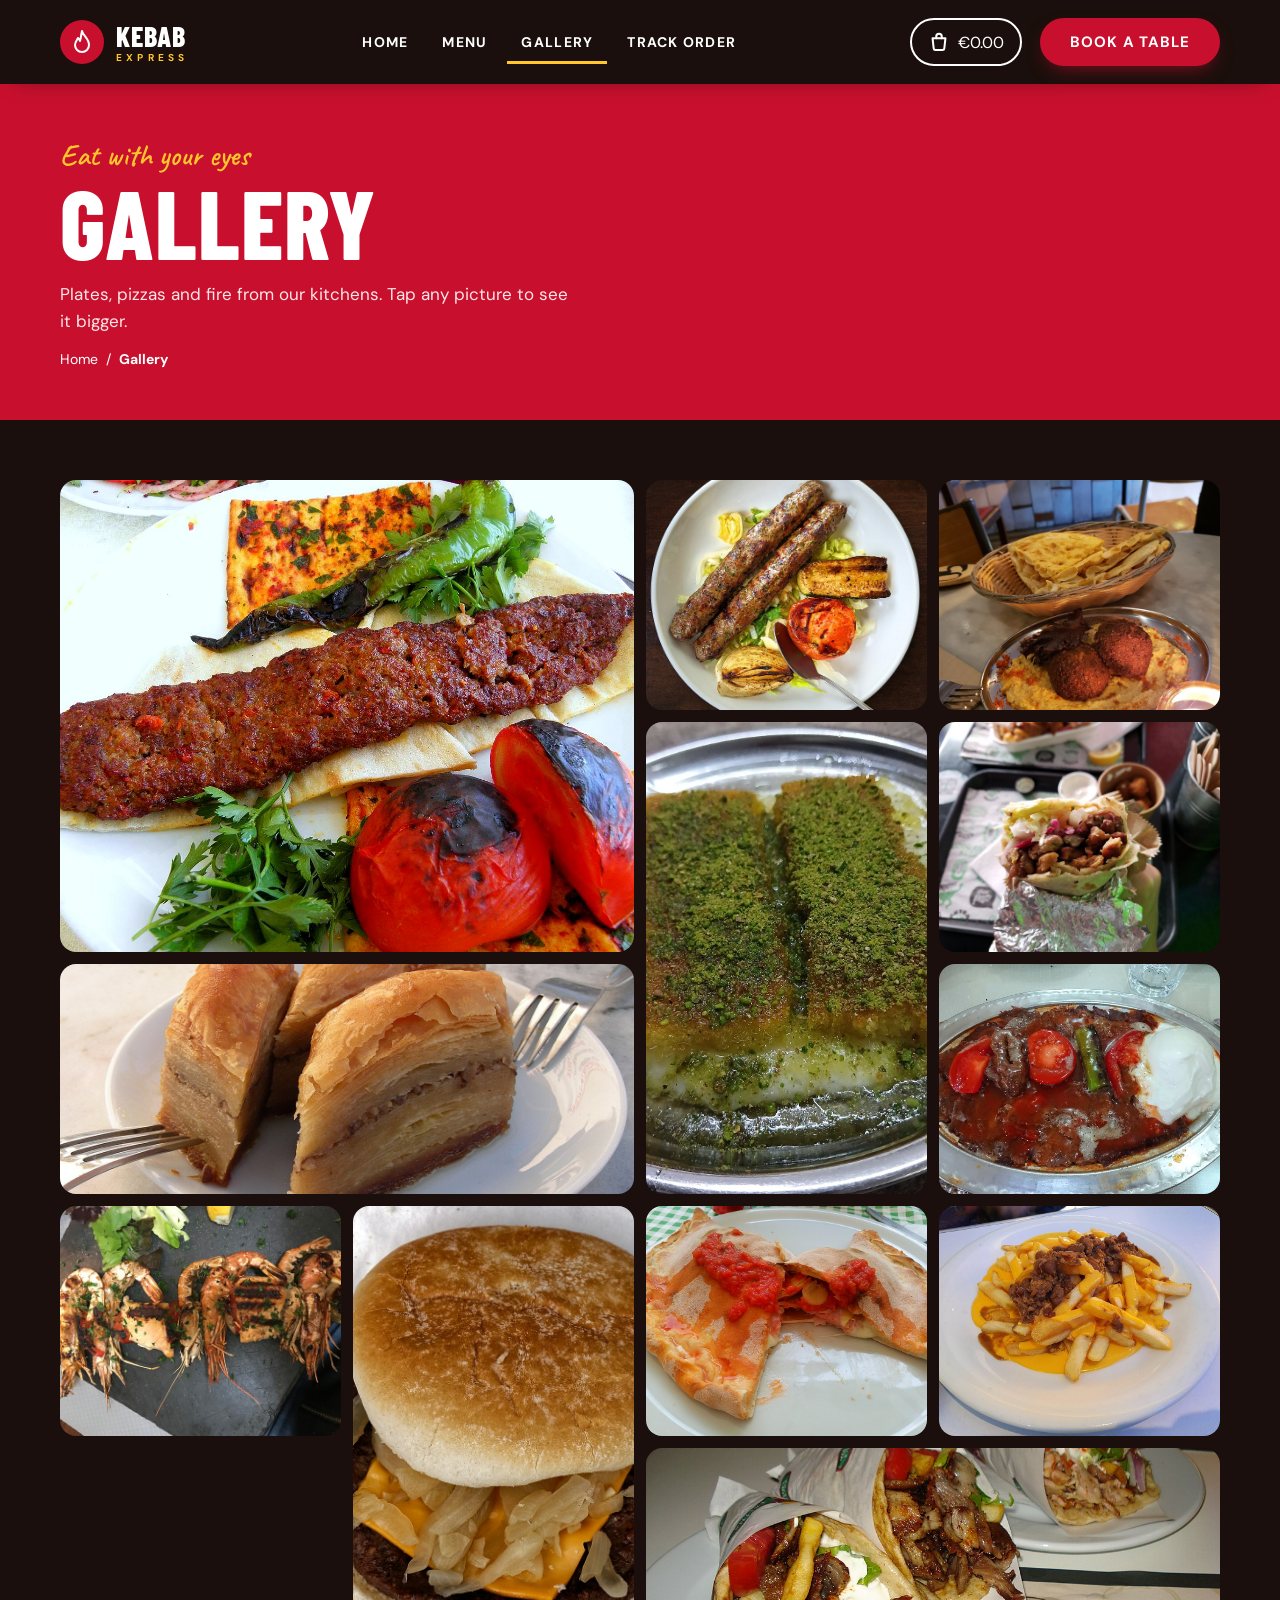
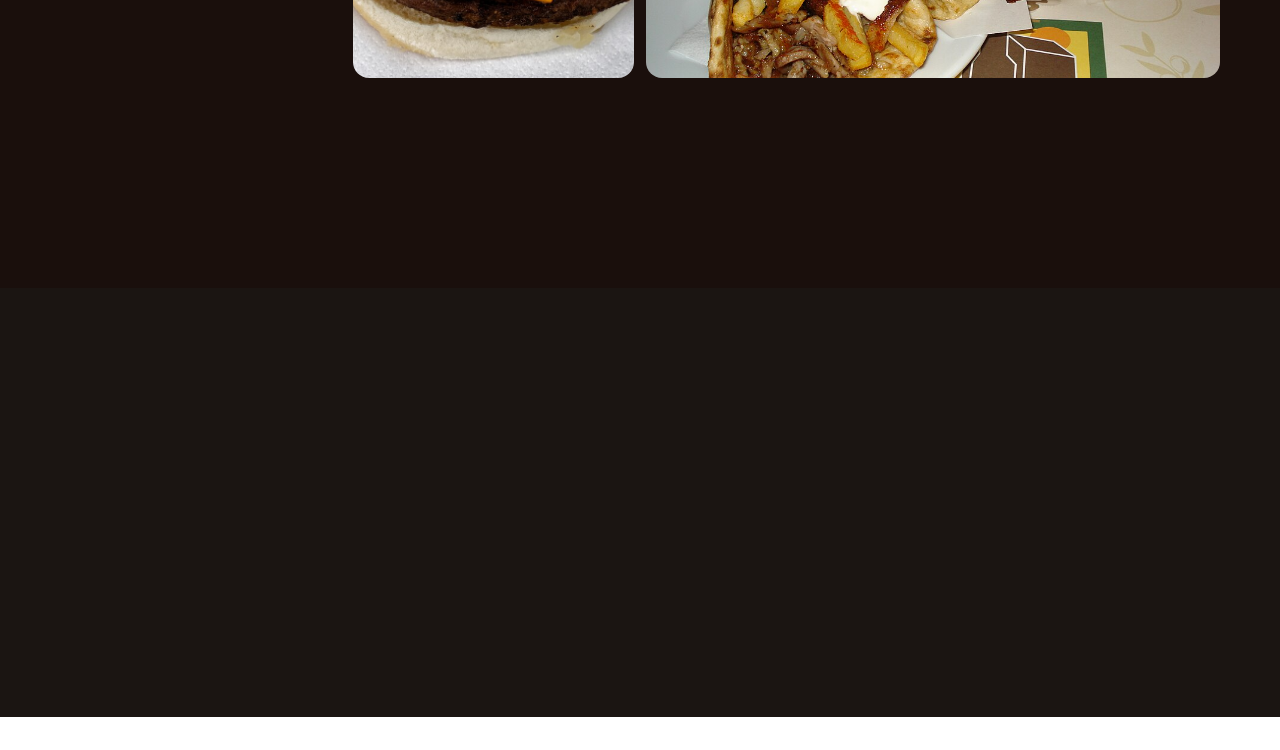
<file: gallery.html>
<!doctype html>
<html lang="en">
	<head>
		<meta charset="utf-8" />
		<meta name="viewport" content="width=device-width, initial-scale=1" />
		<title>Gallery | Kebab Express</title>
		<meta name="description" content="Photos and plates from the Kebab Express kitchen: kebabs, pizzas, durum, burgers and more." />
		<meta name="theme-color" content="#1A0F0C" />
		<link rel="icon" href="assets/favicon.svg" type="image/svg+xml" />
		<link rel="preconnect" href="https://fonts.googleapis.com" />
		<link rel="preconnect" href="https://fonts.gstatic.com" crossorigin />
		<link
			rel="stylesheet"
			href="https://fonts.googleapis.com/css2?family=Barlow+Condensed:wght@600;700;800&family=Caveat:wght@600&family=DM+Sans:wght@400;500;700&display=swap"
		/>
		<link rel="stylesheet" href="css/home.css" />
	</head>
	<body>
		<div class="kx gpg" id="app">
			<div class="cur-glow" aria-hidden="true"></div>
			<div class="cur-ring" aria-hidden="true"></div>
			<div class="cur-dot" aria-hidden="true"></div>

			<!-- HEADER -->
			<header class="hdr">
				<div class="wrap hdr-in">
					<a class="logo" href="index.html#top" aria-label="Kebab Express home">
						<span class="logo-mark"
							><svg
								width="24"
								height="26"
								viewBox="0 0 24 26"
								fill="none"
								stroke="currentColor"
								stroke-width="2"
								stroke-linecap="round"
								stroke-linejoin="round"
								aria-hidden="true"
							>
								<path
									d="M12 2c1 5 7 7 7 14a7 7 0 0 1-14 0c0-3 2-5 3-7 1 2 2 2 2 3 1-3 1-6 2-10z"
								/></svg
						></span>
						<span class="logo-t"><b>Kebab</b><small>Express</small></span>
					</a>
					<nav aria-label="Primary">
						<ul class="nav">
							<li><a class="nav-l" href="index.html#top">Home</a></li>
							<li><a class="nav-l" href="shop.html">Menu</a></li>
							<li><a class="nav-l cur" href="gallery.html">Gallery</a></li>
							<li><a class="nav-l" href="track.html">Track Order</a></li>
						</ul>
					</nav>
					<div class="hdr-r">
						<button class="cart-pill" type="button" id="cartOpen" aria-label="Open your cart">
							<svg width="22" height="22" viewBox="0 0 24 24" fill="none" stroke="currentColor" stroke-width="2.2" stroke-linecap="round" stroke-linejoin="round" aria-hidden="true"><path d="M5 8h14l-1.2 11a2 2 0 0 1-2 1.8H8.2a2 2 0 0 1-2-1.8L5 8z" /><path d="M9 8V6a3 3 0 0 1 6 0v2" /></svg>
							<span class="cart-amt" id="cartAmt">€0.00</span>
							<span class="badge" id="cartCount" hidden>0</span>
						</button>
						<a class="btn btn-red" href="#book">Book a table</a>
						<button
							class="burger"
							type="button"
							aria-label="Open menu"
							aria-expanded="false"
							aria-controls="drawer"
							id="burger"
						>
							<svg
								width="22"
								height="22"
								viewBox="0 0 24 24"
								fill="none"
								stroke="currentColor"
								stroke-width="2.2"
								stroke-linecap="round"
								aria-hidden="true"
							>
								<path d="M3 7h18M3 12h18M3 17h18" />
							</svg>
						</button>
					</div>
				</div>
				<div class="drawer" id="drawer" hidden>
					<a href="index.html#top">Home</a><a href="shop.html">Menu</a><a href="gallery.html">Gallery</a><a href="track.html">Track Order</a>
				</div>
			</header>

			<main>
				<section class="gpg-banner">
					<div class="wrap">
						<span class="script">Eat with your eyes</span>
						<h1 class="disp">Gallery</h1>
						<p>Plates, pizzas and fire from our kitchens. Tap any picture to see it bigger.</p>
						<div class="gpg-crumb"><a href="index.html">Home</a><span>/</span><b>Gallery</b></div>
					</div>
				</section>
				<section class="gal" id="gallery">
					<div class="wrap">
						<div class="mosaic" id="mosaic"></div>
						<p class="gpg-count" id="galCount" aria-live="polite"></p>
						<div class="gal-more">
							<button class="btn btn-line" type="button" id="galMore">Show more</button>
						</div>
					</div>
				</section>
				
				<div
					class="lb"
					id="lightbox"
					role="dialog"
					aria-modal="true"
					aria-label="Photo viewer"
					hidden
				>
					<div class="lb-in">
						<button
							class="rb lb-x"
							type="button"
							id="lbClose"
							aria-label="Close photo"
						>
							<svg
								width="20"
								height="20"
								viewBox="0 0 24 24"
								fill="none"
								stroke="currentColor"
								stroke-width="2.4"
								stroke-linecap="round"
								aria-hidden="true"
							>
								<path d="M5 5l14 14M19 5L5 19" />
							</svg>
						</button>
						<div class="plate"><img class="ph" id="lbImg" alt="" /></div>
						<div class="lb-bar">
							<button
								class="rb"
								type="button"
								id="lbPrev"
								aria-label="Previous photo"
							>
								<svg
									width="20"
									height="20"
									viewBox="0 0 24 24"
									fill="none"
									stroke="currentColor"
									stroke-width="2.4"
									stroke-linecap="round"
									aria-hidden="true"
								>
									<path d="M15 5l-7 7 7 7" />
								</svg>
							</button>
							<span id="lbCap"></span>
							<button
								class="rb"
								type="button"
								id="lbNext"
								aria-label="Next photo"
							>
								<svg
									width="20"
									height="20"
									viewBox="0 0 24 24"
									fill="none"
									stroke="currentColor"
									stroke-width="2.4"
									stroke-linecap="round"
									aria-hidden="true"
								>
									<path d="M9 5l7 7-7 7" />
								</svg>
							</button>
						</div>
					</div>
				</div>

			</main>

			<!-- FOOTER -->
			<footer class="ft">
				<div class="wrap">
					<div class="ft-g">
						<div>
							<a
								class="logo"
								href="#top"
								aria-label="Kebab Express home"
								style="color: #fff"
							>
								<span class="logo-mark"
									><svg
										width="24"
										height="26"
										viewBox="0 0 24 26"
										fill="none"
										stroke="currentColor"
										stroke-width="2"
										stroke-linecap="round"
										stroke-linejoin="round"
										aria-hidden="true"
									>
										<path
											d="M12 2c1 5 7 7 7 14a7 7 0 0 1-14 0c0-3 2-5 3-7 1 2 2 2 2 3 1-3 1-6 2-10z"
										/></svg
								></span>
								<span class="logo-t"><b>Kebab</b><small>Express</small></span>
							</a>
							<p>
								Charcoal-grilled kebabs, made fresh and served fast. Come
								hungry, leave happy.
							</p>
							<div class="soc">
								<a href="#top" aria-label="Facebook"
									><svg
										width="18"
										height="18"
										viewBox="0 0 24 24"
										fill="currentColor"
										aria-hidden="true"
									>
										<path
											d="M14 8V6c0-1 .5-1.5 1.5-1.5H17V1h-3c-3 0-4.5 2-4.5 4.5V8H7v3.5h2.5V23H14V11.5h3L17.5 8z"
										/></svg
								></a>
								<a href="#top" aria-label="Instagram"
									><svg
										width="18"
										height="18"
										viewBox="0 0 24 24"
										fill="none"
										stroke="currentColor"
										stroke-width="2"
										aria-hidden="true"
									>
										<rect x="3" y="3" width="18" height="18" rx="5" />
										<circle cx="12" cy="12" r="4" />
										<circle cx="17.5" cy="6.5" r="1" fill="currentColor" /></svg
								></a>
								<a href="#top" aria-label="YouTube"
									><svg
										width="18"
										height="18"
										viewBox="0 0 24 24"
										fill="currentColor"
										aria-hidden="true"
									>
										<path
											d="M22 8a3 3 0 0 0-2-2c-2-.5-8-.5-8-.5s-6 0-8 .5A3 3 0 0 0 2 8c-.5 2-.5 4-.5 4s0 2 .5 4a3 3 0 0 0 2 2c2 .5 8 .5 8 .5s6 0 8-.5a3 3 0 0 0 2-2c.5-2 .5-4 .5-4s0-2-.5-4zM10 15V9l5 3z"
										/></svg
								></a>
								<a href="#top" aria-label="TikTok"
									><svg
										width="18"
										height="18"
										viewBox="0 0 24 24"
										fill="none"
										stroke="currentColor"
										stroke-width="2"
										stroke-linecap="round"
										aria-hidden="true"
									>
										<path d="M14 3v11a4 4 0 1 1-4-4M14 3c0 3 2 5 5 5" /></svg
								></a>
							</div>
						</div>
						<div>
							<h4>Overview</h4>
							<ul>
								<li><a href="#top">Home</a></li>
								<li><a href="index.html#menu">Food &amp; Menu</a></li>
								<li><a href="shop.html">Shop</a></li>
								<li><a href="index.html#book">Online booking</a></li>
								<li><a href="gallery.html">Gallery</a></li>
							</ul>
						</div>
						<div>
							<h4>Resources</h4>
							<ul>
								<li><a href="#top">Help center</a></li>
								<li><a href="#top">Terms of service</a></li>
								<li><a href="#top">Privacy policy</a></li>
								<li><a href="#top">Allergen guide</a></li>
							</ul>
						</div>
						<div>
							<h4>Contact info</h4>
							<ul>
								<li><a href="tel:+442079460123">+44 20 7946 0123</a></li>
								<li>
									<a href="mailto:hello@kebabexpress.example"
										>hello@kebabexpress.example</a
									>
								</li>
								<li><a href="#top">@kebabexpress</a></li>
							</ul>
						</div>
						<div>
							<h4>Location</h4>
							<ul>
								<li>
									<a href="index.html#locations"
										>12 Ember Lane, Old Town, Riverbank City</a
									>
								</li>
								<li><a href="index.html#locations">Open daily 11:00 – 01:00</a></li>
							</ul>
						</div>
					</div>
					<div class="ft-b">
						<span
							>© 2026 Kebab Express. Sample content. Map: ©
							OpenStreetMap contributors. Video: Mixkit.</span
						>
						<nav aria-label="Footer">
							<a href="#top">About</a><a href="#top">Our chef</a
							><a href="#top">Blog</a><a href="shop.html">Delivery</a>
						</nav>
						<a class="top" href="#top" aria-label="Back to top"
							><svg
								width="18"
								height="18"
								viewBox="0 0 24 24"
								fill="none"
								stroke="currentColor"
								stroke-width="2.4"
								stroke-linecap="round"
								stroke-linejoin="round"
								aria-hidden="true"
							>
								<path d="M6 15l6-6 6 6" /></svg
						></a>
					</div>
				</div>
			</footer>
		</div>

		<script src="js/dish-art.js"></script>
		<script src="js/menu-data.js"></script>
		<script src="js/common.js"></script>
		<script src="js/cart.js"></script>
		<script src="js/gallery.js"></script>
	</body>
</html>
</file>
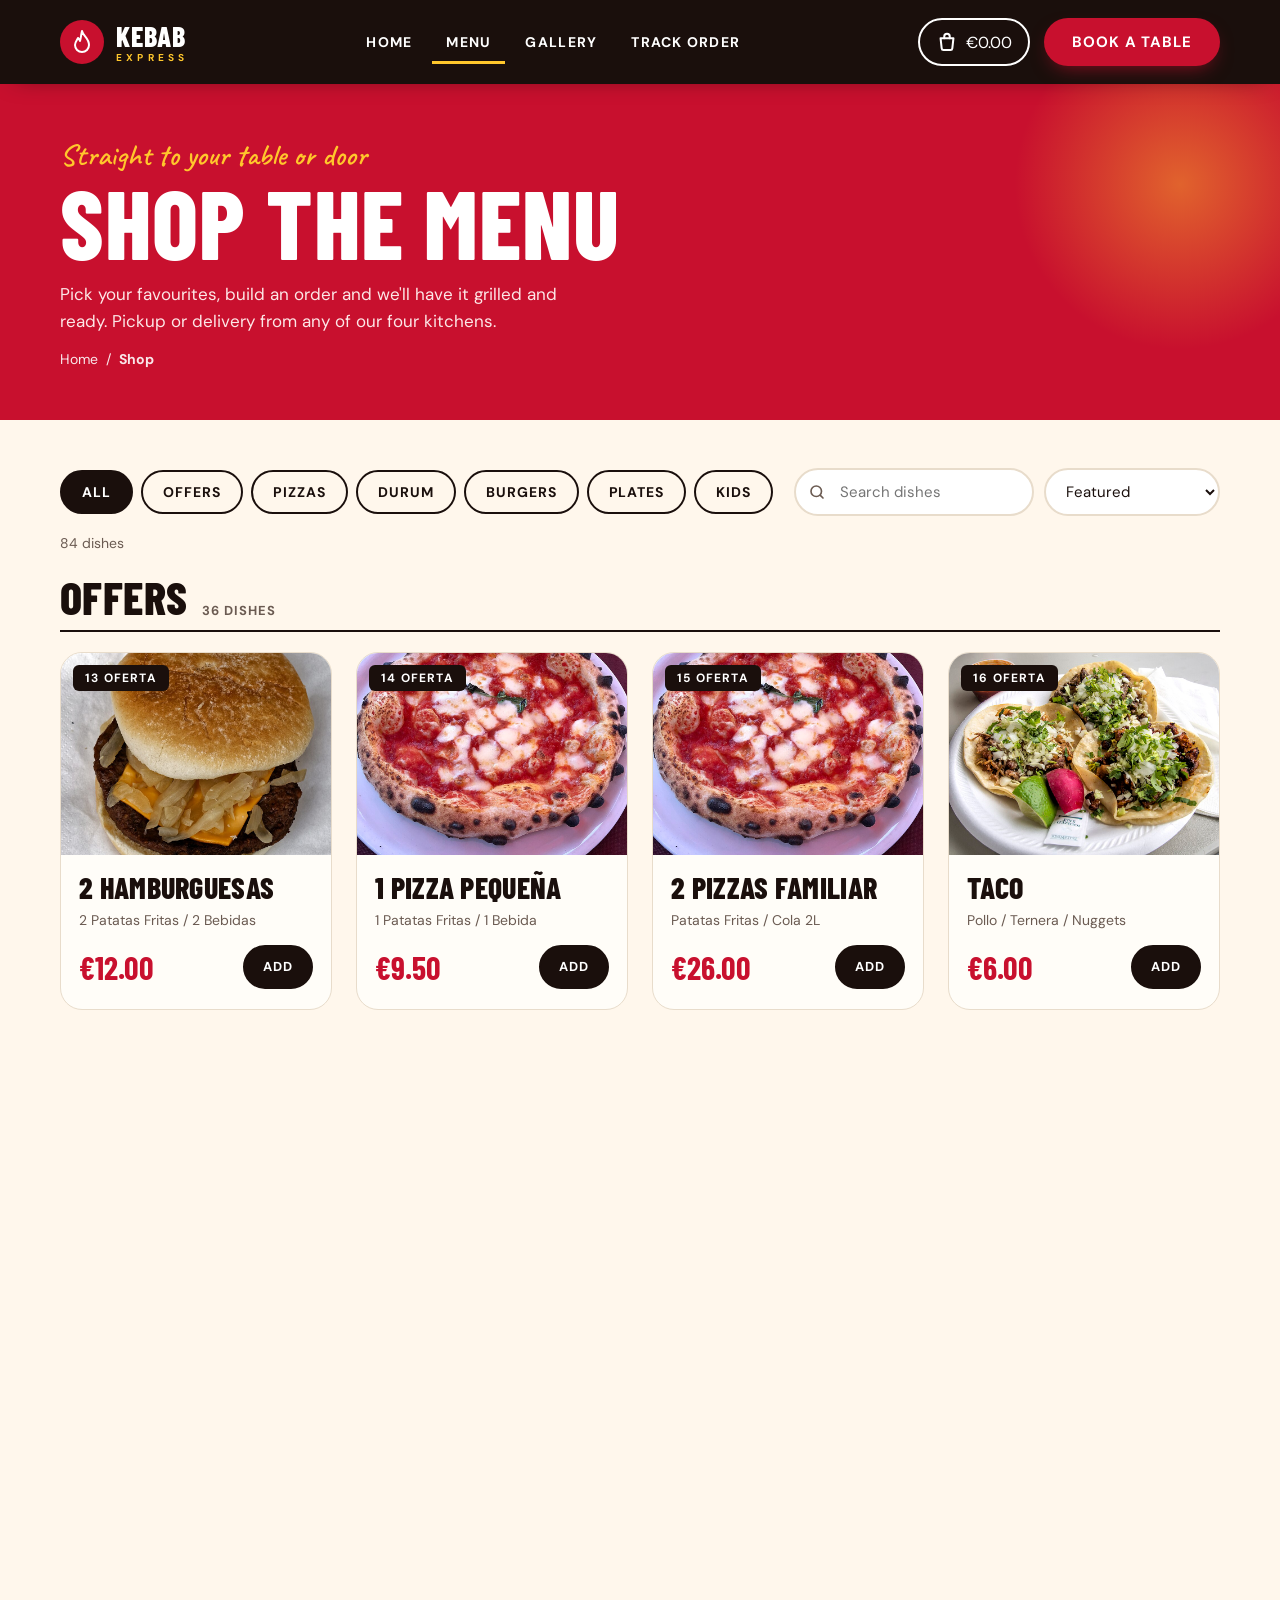
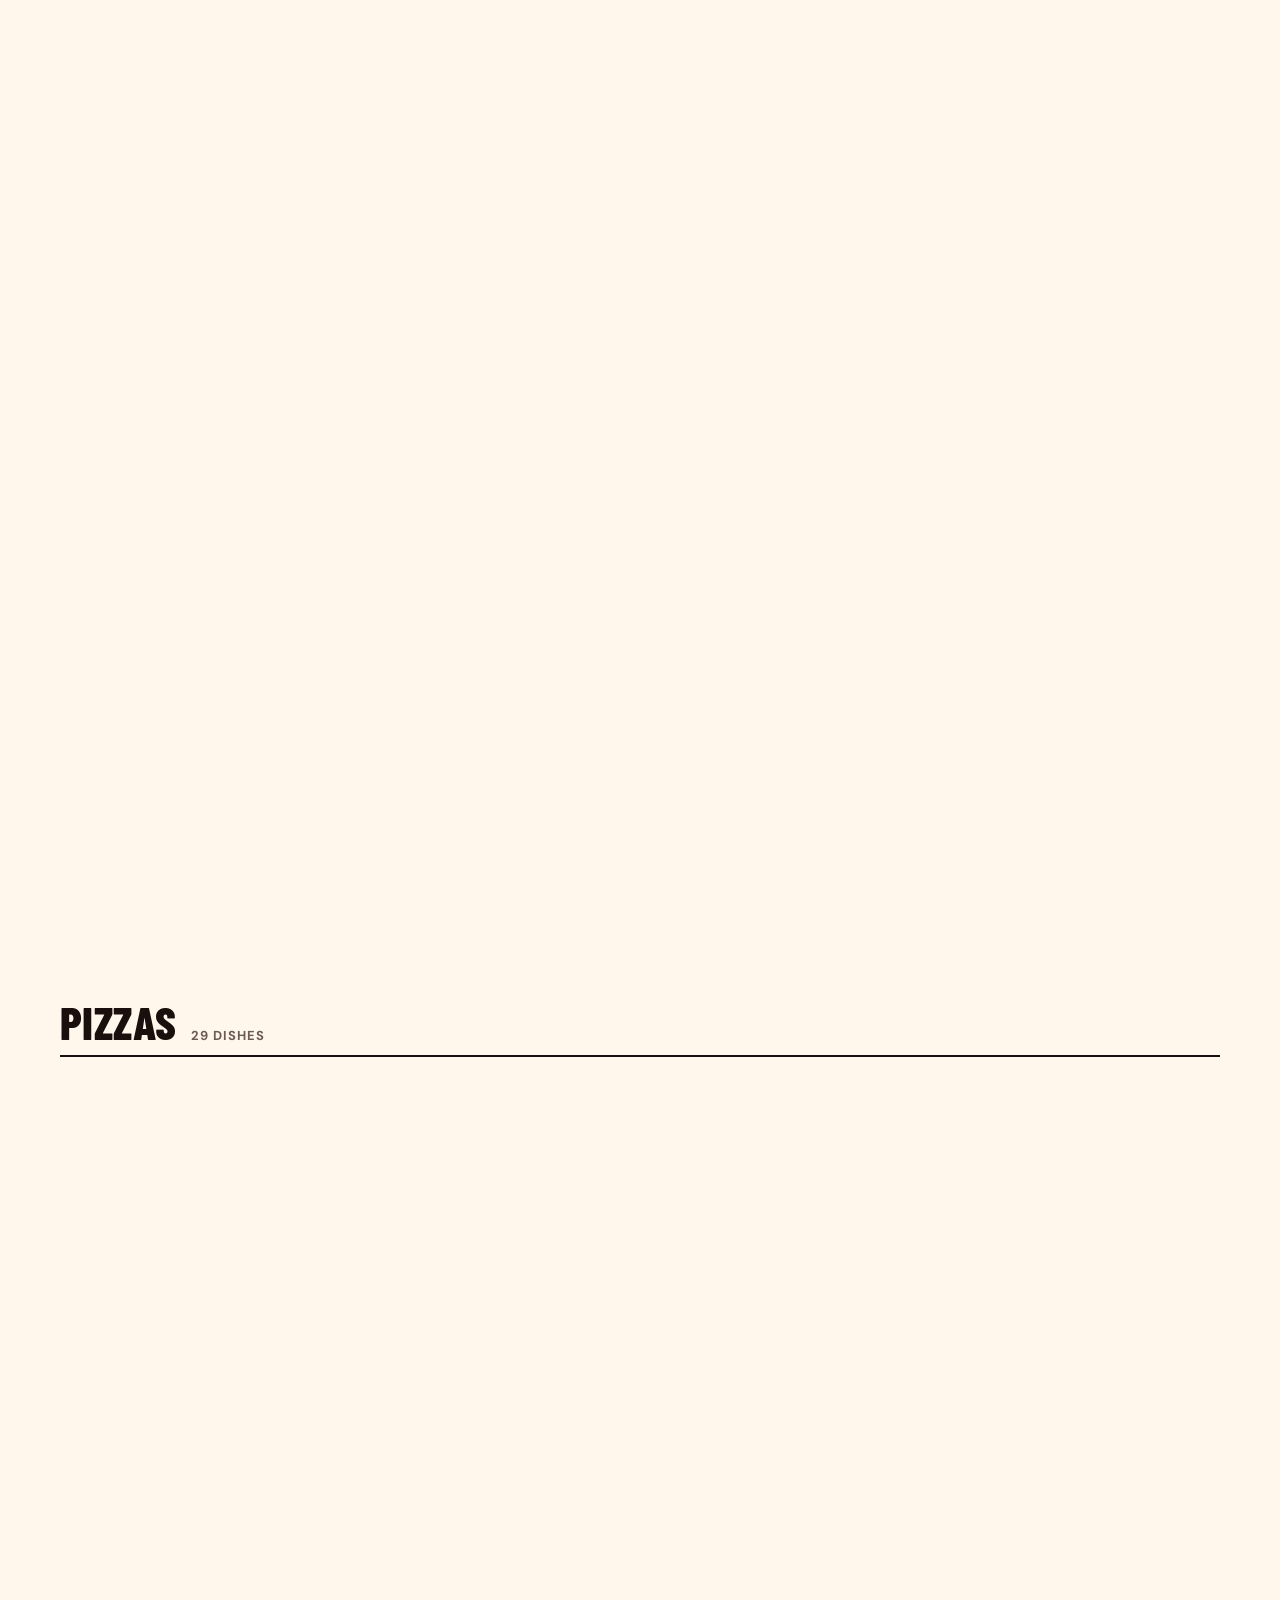
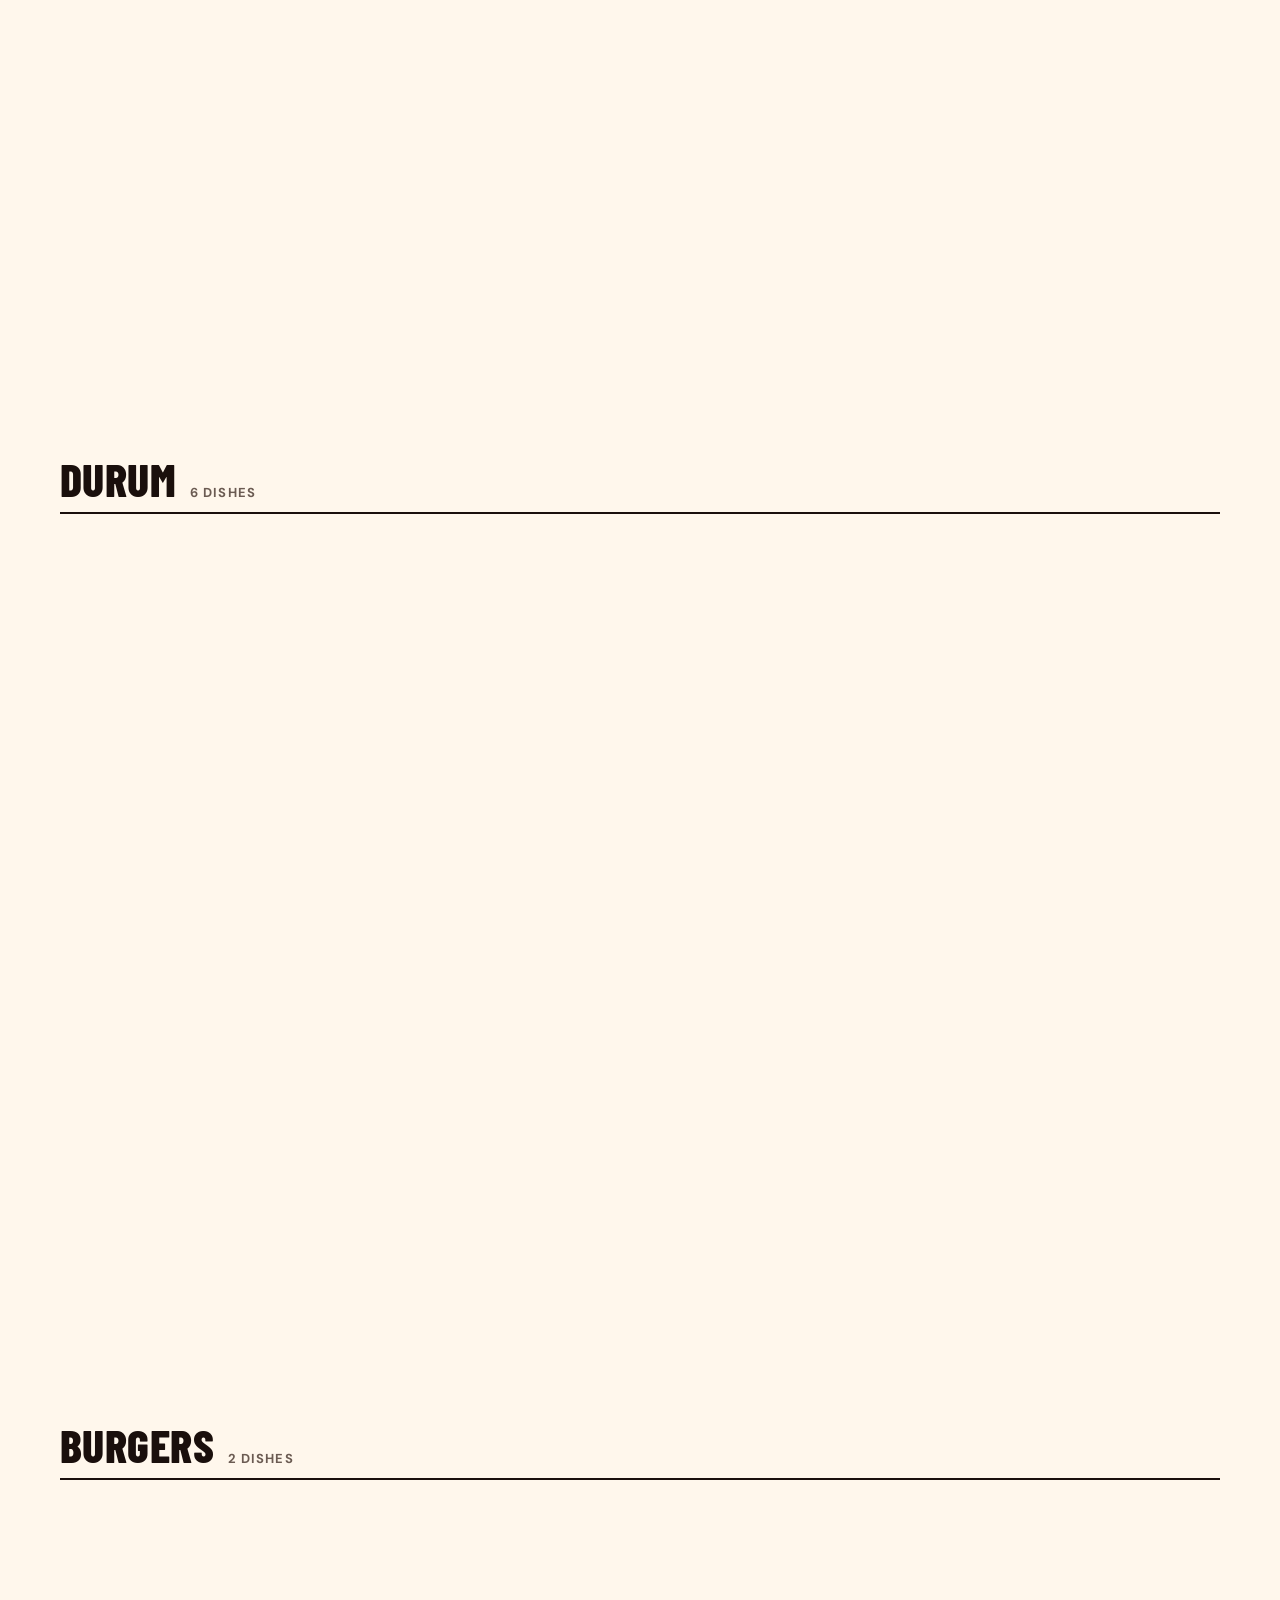
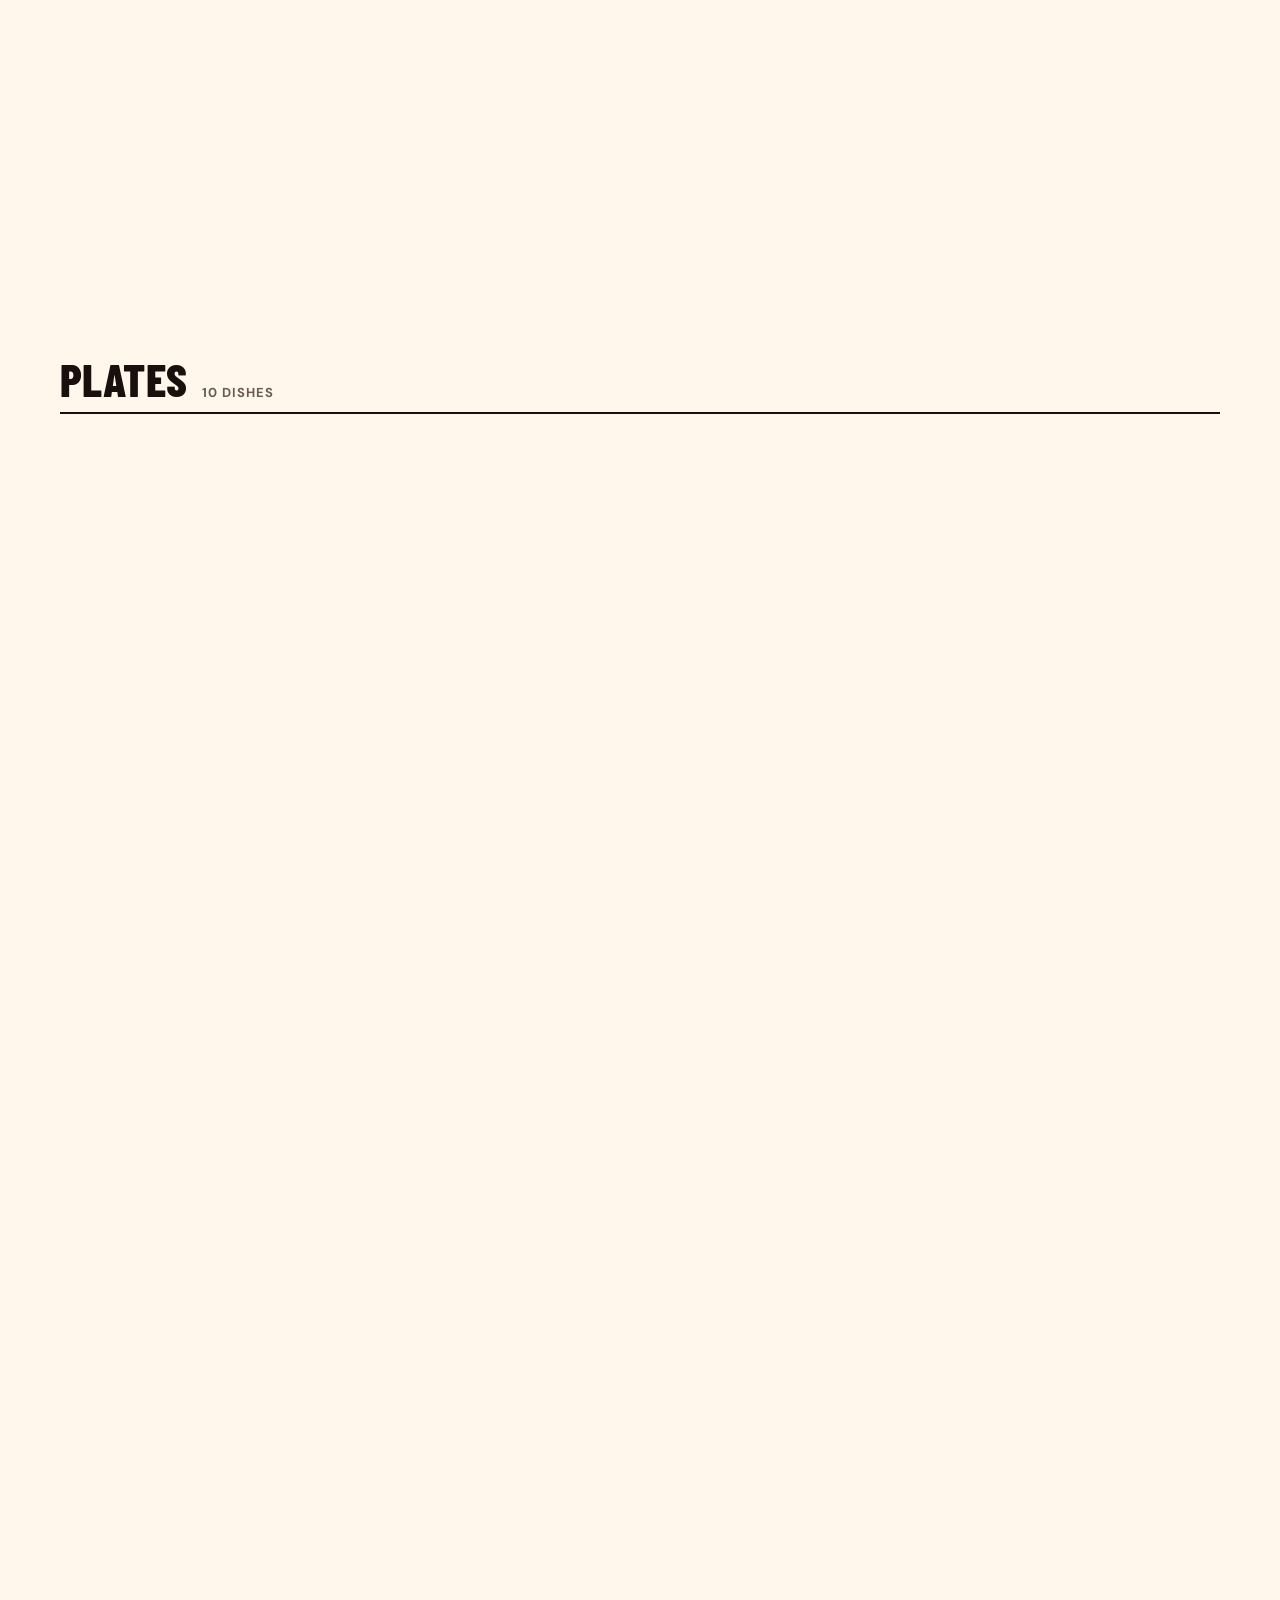
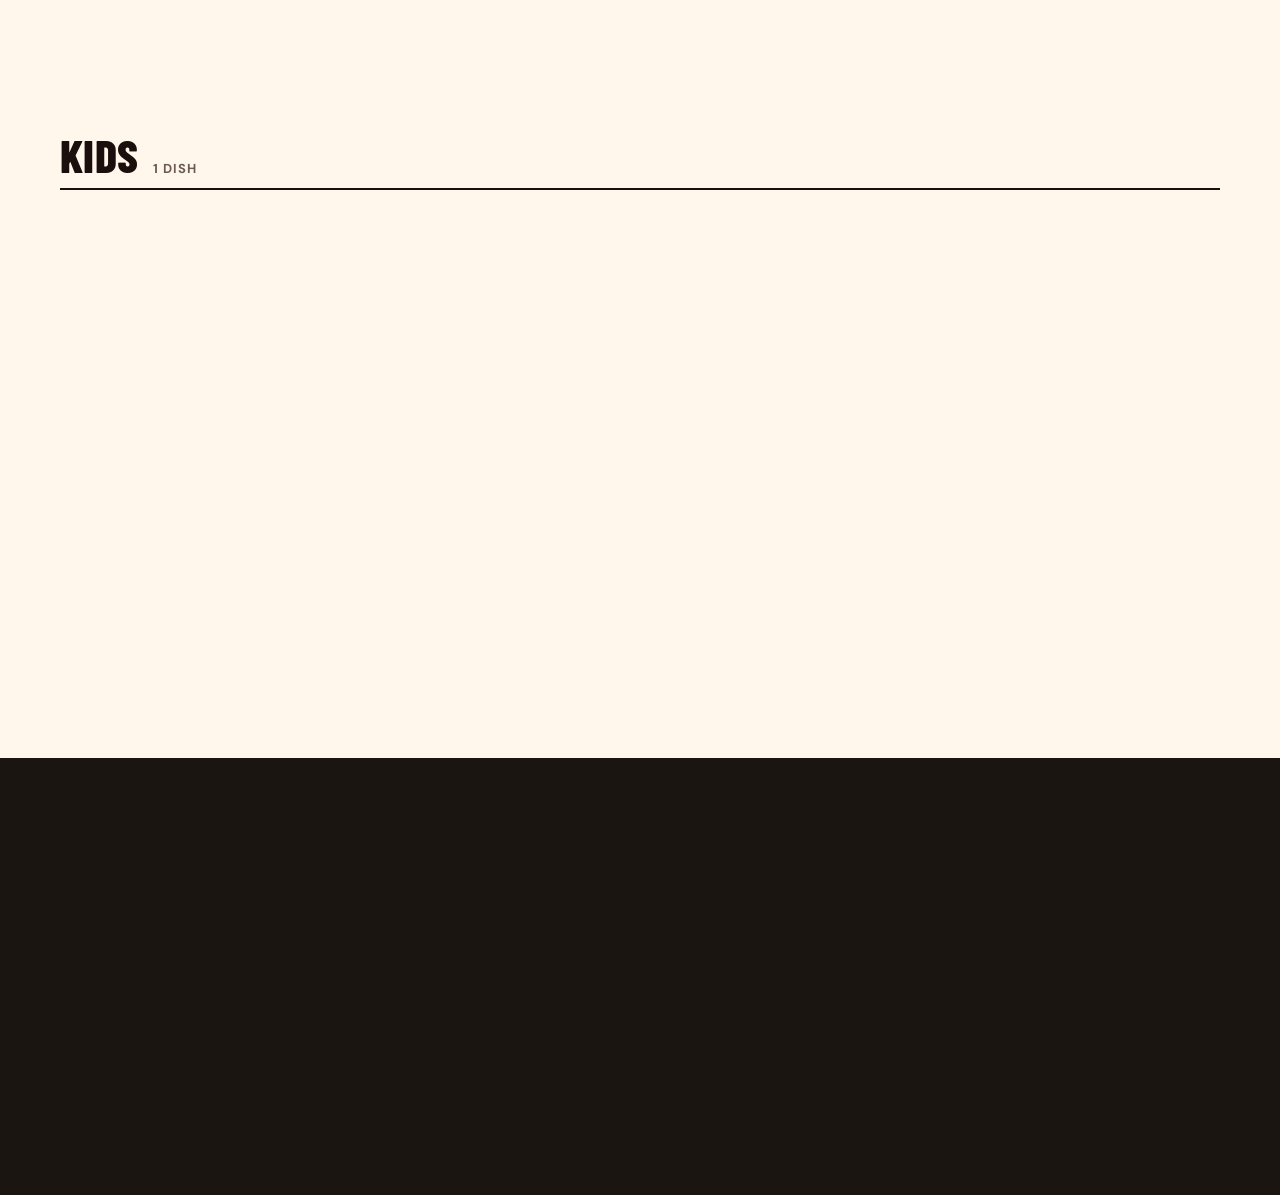
<file: shop.html>
<!doctype html>
<html lang="en">
	<head>
		<meta charset="utf-8" />
		<meta name="viewport" content="width=device-width, initial-scale=1" />
		<title>Shop | Kebab Express</title>
		<meta
			name="description"
			content="Order pizzas, durum, burgers, plates and offers from Kebab Express for pickup or delivery."
		/>
		<meta name="theme-color" content="#1A0F0C" />
		<link rel="icon" href="assets/favicon.svg" type="image/svg+xml" />
		<link rel="preconnect" href="https://fonts.googleapis.com" />
		<link rel="preconnect" href="https://fonts.gstatic.com" crossorigin />
		<link
			rel="stylesheet"
			href="https://fonts.googleapis.com/css2?family=Barlow+Condensed:wght@600;700;800&family=Caveat:wght@600&family=DM+Sans:wght@400;500;700&display=swap"
		/>
		<link rel="stylesheet" href="css/shop.css" />
		<link rel="stylesheet" href="css/home.css" />
	</head>
	<body>
		<div class="sx" id="app">
			<div class="cur-ring" aria-hidden="true"></div>
			<div class="cur-dot" aria-hidden="true"></div>

			<header class="hdr" id="shop-top">
				<div class="wrap hdr-in">
					<a class="logo" href="index.html#top" aria-label="Kebab Express home">
						<span class="logo-mark"
							><svg
								width="24"
								height="26"
								viewBox="0 0 24 26"
								fill="none"
								stroke="currentColor"
								stroke-width="2"
								stroke-linecap="round"
								stroke-linejoin="round"
								aria-hidden="true"
							>
								<path
									d="M12 2c1 5 7 7 7 14a7 7 0 0 1-14 0c0-3 2-5 3-7 1 2 2 2 2 3 1-3 1-6 2-10z"
								/></svg
						></span>
						<span class="logo-t"><b>Kebab</b><small>Express</small></span>
					</a>
					<nav aria-label="Primary">
						<ul class="nav">
							<li><a class="nav-l" href="index.html#top">Home</a></li>
							<li><a class="nav-l cur" aria-current="page" href="shop.html">Menu</a></li>
							<li><a class="nav-l" href="gallery.html">Gallery</a></li>
							<li><a class="nav-l" href="track.html">Track Order</a></li>
						</ul>
					</nav>
					<div class="hdr-r">
						<button class="cart-pill" type="button" id="cartOpen" aria-label="Open your cart">
							<svg width="22" height="22" viewBox="0 0 24 24" fill="none" stroke="currentColor" stroke-width="2.2" stroke-linecap="round" stroke-linejoin="round" aria-hidden="true"><path d="M5 8h14l-1.2 11a2 2 0 0 1-2 1.8H8.2a2 2 0 0 1-2-1.8L5 8z" /><path d="M9 8V6a3 3 0 0 1 6 0v2" /></svg>
							<span class="cart-amt" id="cartAmt">€0.00</span>
							<span class="badge" id="cartCount" hidden>0</span>
						</button>
						<a class="btn btn-red" href="index.html#book">Book a table</a>
						<button
							class="burger"
							type="button"
							id="burger"
							aria-label="Open menu"
							aria-expanded="false"
							aria-controls="drawer"
						>
							<svg
								width="22"
								height="22"
								viewBox="0 0 24 24"
								fill="none"
								stroke="currentColor"
								stroke-width="2.2"
								stroke-linecap="round"
								aria-hidden="true"
							>
								<path d="M3 7h18M3 12h18M3 17h18" />
							</svg>
						</button>
					</div>
				</div>
				<div class="drawer-nav" id="drawer" hidden>
					<a href="index.html#top">Home</a><a href="shop.html">Menu</a><a href="gallery.html">Gallery</a><a href="track.html">Track Order</a>
				</div>
			</header>

			<main>
				<section class="banner">
					<div class="wrap">
						<span class="script">Straight to your table or door</span>
						<h1 class="disp">Shop the menu</h1>
						<p class="sub">
							Pick your favourites, build an order and we'll have it grilled and
							ready. Pickup or delivery from any of our four kitchens.
						</p>
						<div class="crumb">
							<a href="index.html">Home</a><span>/</span><b>Shop</b>
						</div>
					</div>
				</section>

				<section class="shop">
					<div class="wrap">
						<div class="tools">
							<div
								class="tabs"
								role="tablist"
								aria-label="Categories"
								id="shopTabs"
							></div>
							<div class="tools-r">
								<div class="srch">
									<svg
										width="18"
										height="18"
										viewBox="0 0 24 24"
										fill="none"
										stroke="currentColor"
										stroke-width="2.2"
										stroke-linecap="round"
										aria-hidden="true"
									>
										<circle cx="11" cy="11" r="7" />
										<path d="M20 20l-3.5-3.5" />
									</svg>
									<input
										class="fld"
										type="search"
										id="shopSearch"
										aria-label="Search dishes"
										placeholder="Search dishes"
									/>
								</div>
								<select class="fld" id="shopSort" aria-label="Sort by">
									<option value="feat">Featured</option>
									<option value="lo">Price: low to high</option>
									<option value="hi">Price: high to low</option>
								</select>
							</div>
						</div>
						<p class="count" id="shopCount" aria-live="polite"></p>
						<div id="shopOut"></div>
					</div>
				</section>
			</main>

			<!-- FOOTER -->
			<footer class="ft">
				<div class="wrap">
					<div class="ft-g">
						<div>
							<a
								class="logo"
								href="#top"
								aria-label="Kebab Express home"
								style="color: #fff"
							>
								<span class="logo-mark"
									><svg
										width="24"
										height="26"
										viewBox="0 0 24 26"
										fill="none"
										stroke="currentColor"
										stroke-width="2"
										stroke-linecap="round"
										stroke-linejoin="round"
										aria-hidden="true"
									>
										<path
											d="M12 2c1 5 7 7 7 14a7 7 0 0 1-14 0c0-3 2-5 3-7 1 2 2 2 2 3 1-3 1-6 2-10z"
										/></svg
								></span>
								<span class="logo-t"><b>Kebab</b><small>Express</small></span>
							</a>
							<p>
								Charcoal-grilled kebabs, made fresh and served fast. Come
								hungry, leave happy.
							</p>
							<div class="soc">
								<a href="#top" aria-label="Facebook"
									><svg
										width="18"
										height="18"
										viewBox="0 0 24 24"
										fill="currentColor"
										aria-hidden="true"
									>
										<path
											d="M14 8V6c0-1 .5-1.5 1.5-1.5H17V1h-3c-3 0-4.5 2-4.5 4.5V8H7v3.5h2.5V23H14V11.5h3L17.5 8z"
										/></svg
								></a>
								<a href="#top" aria-label="Instagram"
									><svg
										width="18"
										height="18"
										viewBox="0 0 24 24"
										fill="none"
										stroke="currentColor"
										stroke-width="2"
										aria-hidden="true"
									>
										<rect x="3" y="3" width="18" height="18" rx="5" />
										<circle cx="12" cy="12" r="4" />
										<circle cx="17.5" cy="6.5" r="1" fill="currentColor" /></svg
								></a>
								<a href="#top" aria-label="YouTube"
									><svg
										width="18"
										height="18"
										viewBox="0 0 24 24"
										fill="currentColor"
										aria-hidden="true"
									>
										<path
											d="M22 8a3 3 0 0 0-2-2c-2-.5-8-.5-8-.5s-6 0-8 .5A3 3 0 0 0 2 8c-.5 2-.5 4-.5 4s0 2 .5 4a3 3 0 0 0 2 2c2 .5 8 .5 8 .5s6 0 8-.5a3 3 0 0 0 2-2c.5-2 .5-4 .5-4s0-2-.5-4zM10 15V9l5 3z"
										/></svg
								></a>
								<a href="#top" aria-label="TikTok"
									><svg
										width="18"
										height="18"
										viewBox="0 0 24 24"
										fill="none"
										stroke="currentColor"
										stroke-width="2"
										stroke-linecap="round"
										aria-hidden="true"
									>
										<path d="M14 3v11a4 4 0 1 1-4-4M14 3c0 3 2 5 5 5" /></svg
								></a>
							</div>
						</div>
						<div>
							<h4>Overview</h4>
							<ul>
								<li><a href="#top">Home</a></li>
								<li><a href="#menu">Food &amp; Menu</a></li>
								<li><a href="shop.html">Shop</a></li>
								<li><a href="#book">Online booking</a></li>
								<li><a href="#gallery">Gallery</a></li>
							</ul>
						</div>
						<div>
							<h4>Resources</h4>
							<ul>
								<li><a href="#top">Help center</a></li>
								<li><a href="#top">Terms of service</a></li>
								<li><a href="#top">Privacy policy</a></li>
								<li><a href="#top">Allergen guide</a></li>
							</ul>
						</div>
						<div>
							<h4>Contact info</h4>
							<ul>
								<li><a href="tel:+442079460123">+44 20 7946 0123</a></li>
								<li>
									<a href="mailto:hello@kebabexpress.example"
										>hello@kebabexpress.example</a
									>
								</li>
								<li><a href="#top">@kebabexpress</a></li>
							</ul>
						</div>
						<div>
							<h4>Location</h4>
							<ul>
								<li>
									<a href="#locations"
										>12 Ember Lane, Old Town, Riverbank City</a
									>
								</li>
								<li><a href="#locations">Open daily 11:00 – 01:00</a></li>
							</ul>
						</div>
					</div>
					<div class="ft-b">
						<span
							>© 2026 Kebab Express. Sample content. Map: ©
							OpenStreetMap contributors. Video: Mixkit.</span
						>
						<nav aria-label="Footer">
							<a href="#top">About</a><a href="#top">Our chef</a
							><a href="#top">Blog</a><a href="shop.html">Delivery</a>
						</nav>
						<a class="top" href="#top" aria-label="Back to top"
							><svg
								width="18"
								height="18"
								viewBox="0 0 24 24"
								fill="none"
								stroke="currentColor"
								stroke-width="2.4"
								stroke-linecap="round"
								stroke-linejoin="round"
								aria-hidden="true"
							>
								<path d="M6 15l6-6 6 6" /></svg
						></a>
					</div>
				</div>
			</footer>

			<!-- Product details -->
			<div class="ov" id="prodOv" hidden>
				<div
					class="modal"
					role="dialog"
					aria-modal="true"
					aria-labelledby="pmName"
				>
					<img id="pmImg" alt="" />
					<div class="modal-b">
						<button class="x" type="button" id="pmClose" aria-label="Close">
							<svg
								width="18"
								height="18"
								viewBox="0 0 24 24"
								fill="none"
								stroke="currentColor"
								stroke-width="2.4"
								stroke-linecap="round"
								aria-hidden="true"
							>
								<path d="M5 5l14 14M19 5L5 19" />
							</svg>
						</button>
						<span class="script" id="pmCat" style="color: var(--red)"></span>
						<h2 class="disp" id="pmName"></h2>
						<p class="pc-d" id="pmLong" style="font-size: 16px; flex: none"></p>
						<div class="pfacts" id="pmFacts"></div>
						<div class="pc-v" id="pmVar" style="margin-bottom: 4px"></div>
						<span class="pr" id="pmPrice" style="font-size: 44px"></span>
						<div
							style="
								display: flex;
								gap: 12px;
								align-items: center;
								flex-wrap: wrap;
							"
						>
							<div class="step">
								<button type="button" id="pmDown" aria-label="Fewer">−</button
								><b id="pmQty">1</b
								><button type="button" id="pmUp" aria-label="More">+</button>
							</div>
							<button class="btn btn-red" type="button" id="pmAdd">
								Add to order
							</button>
						</div>
					</div>
				</div>
			</div>
		</div>

		<script src="js/dish-art.js"></script>
		<script src="js/menu-data.js"></script>
		<script src="js/common.js"></script>
		<script src="js/cart.js"></script>
		<script src="js/shop.js"></script>
	</body>
</html>
</file>
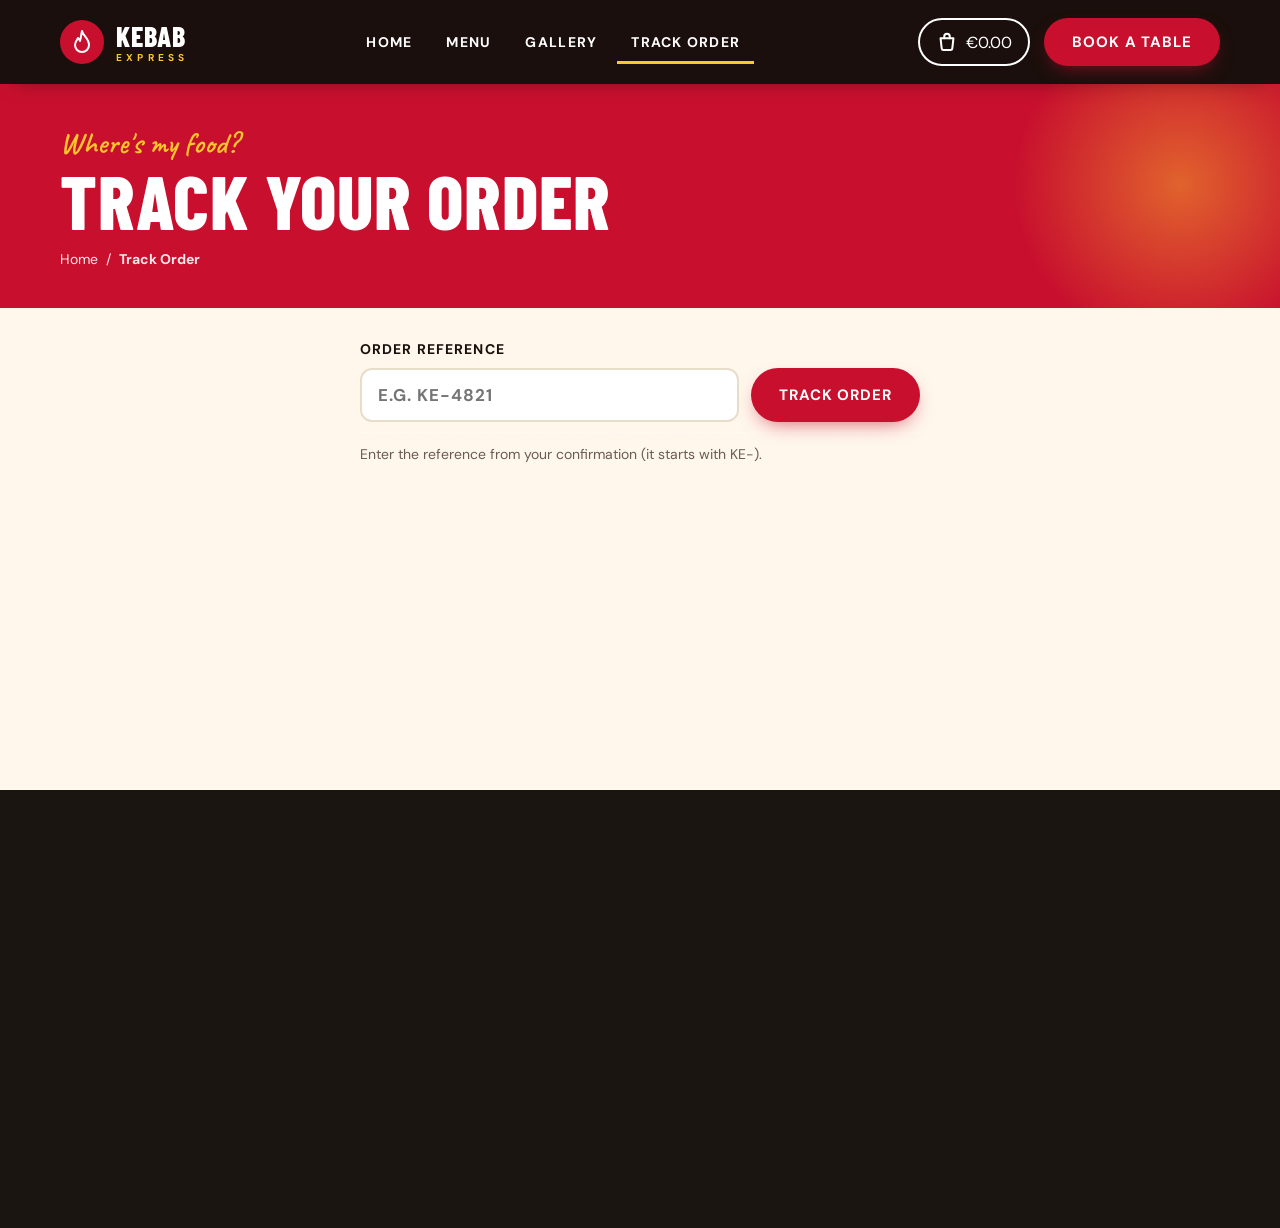
<file: track.html>
<!doctype html>
<html lang="en">
	<head>
		<meta charset="utf-8" />
		<meta name="viewport" content="width=device-width, initial-scale=1" />
		<title>Track Order | Kebab Express</title>
		<meta name="description" content="Track your Kebab Express order live with your order reference." />
		<meta name="theme-color" content="#1A0F0C" />
		<link rel="icon" href="assets/favicon.svg" type="image/svg+xml" />
		<link rel="preconnect" href="https://fonts.googleapis.com" />
		<link rel="preconnect" href="https://fonts.gstatic.com" crossorigin />
		<link
			rel="stylesheet"
			href="https://fonts.googleapis.com/css2?family=Barlow+Condensed:wght@600;700;800&family=Caveat:wght@600&family=DM+Sans:wght@400;500;700&display=swap"
		/>
		<link rel="stylesheet" href="css/shop.css" />
		<link rel="stylesheet" href="css/home.css" />
		<link rel="stylesheet" href="css/checkout.css" />
		<link rel="stylesheet" href="css/track.css" />
	</head>
	<body>
		<div class="sx cxp" id="app">
			<div class="cur-ring" aria-hidden="true"></div>
			<div class="cur-dot" aria-hidden="true"></div>

			<header class="hdr" id="shop-top">
				<div class="wrap hdr-in">
					<a class="logo" href="index.html#top" aria-label="Kebab Express home">
						<span class="logo-mark"
							><svg
								width="24"
								height="26"
								viewBox="0 0 24 26"
								fill="none"
								stroke="currentColor"
								stroke-width="2"
								stroke-linecap="round"
								stroke-linejoin="round"
								aria-hidden="true"
							>
								<path
									d="M12 2c1 5 7 7 7 14a7 7 0 0 1-14 0c0-3 2-5 3-7 1 2 2 2 2 3 1-3 1-6 2-10z"
								/></svg
						></span>
						<span class="logo-t"><b>Kebab</b><small>Express</small></span>
					</a>
					<nav aria-label="Primary">
						<ul class="nav">
							<li><a class="nav-l" href="index.html#top">Home</a></li>
							<li><a class="nav-l" href="shop.html">Menu</a></li>
							<li><a class="nav-l" href="gallery.html">Gallery</a></li>
							<li><a class="nav-l cur" href="track.html" aria-current="page">Track Order</a></li>
						</ul>
					</nav>
					<div class="hdr-r">
						<button class="cart-pill" type="button" id="cartOpen" aria-label="Open your cart">
							<svg width="22" height="22" viewBox="0 0 24 24" fill="none" stroke="currentColor" stroke-width="2.2" stroke-linecap="round" stroke-linejoin="round" aria-hidden="true"><path d="M5 8h14l-1.2 11a2 2 0 0 1-2 1.8H8.2a2 2 0 0 1-2-1.8L5 8z" /><path d="M9 8V6a3 3 0 0 1 6 0v2" /></svg>
							<span class="cart-amt" id="cartAmt">€0.00</span>
							<span class="badge" id="cartCount" hidden>0</span>
						</button>
						<a class="btn btn-red" href="index.html#book">Book a table</a>
						<button
							class="burger"
							type="button"
							id="burger"
							aria-label="Open menu"
							aria-expanded="false"
							aria-controls="drawer"
						>
							<svg
								width="22"
								height="22"
								viewBox="0 0 24 24"
								fill="none"
								stroke="currentColor"
								stroke-width="2.2"
								stroke-linecap="round"
								aria-hidden="true"
							>
								<path d="M3 7h18M3 12h18M3 17h18" />
							</svg>
						</button>
					</div>
				</div>
				<div class="drawer-nav" id="drawer" hidden>
					<a href="index.html#top">Home</a><a href="shop.html">Menu</a><a href="gallery.html">Gallery</a><a href="track.html">Track Order</a>
				</div>
			</header>

			<main>
				<section class="banner cxb">
					<div class="wrap">
						<span class="script">Where's my food?</span>
						<h1 class="disp">Track your order</h1>
						<div class="crumb"><a href="index.html">Home</a><span>/</span><b>Track Order</b></div>
					</div>
				</section>
				<section class="cx tk" id="tkRoot">
					<div class="wrap">
						<form class="tk-f" id="tkForm" novalidate>
							<label for="tkRef">Order reference</label>
							<div class="tk-row">
								<input id="tkRef" name="ref" type="text" placeholder="e.g. KE-4821" autocomplete="off" autocapitalize="characters" spellcheck="false" />
								<button class="btn btn-red" type="submit">Track order</button>
							</div>
							<p class="cx-note" id="tkMsg" role="status" aria-live="polite">Enter the reference from your confirmation (it starts with KE-).</p>
						</form>
						<div id="tkOut"></div>
					</div>
				</section>
			</main>

			<!-- FOOTER -->
			<footer class="ft">
				<div class="wrap">
					<div class="ft-g">
						<div>
							<a
								class="logo"
								href="#top"
								aria-label="Kebab Express home"
								style="color: #fff"
							>
								<span class="logo-mark"
									><svg
										width="24"
										height="26"
										viewBox="0 0 24 26"
										fill="none"
										stroke="currentColor"
										stroke-width="2"
										stroke-linecap="round"
										stroke-linejoin="round"
										aria-hidden="true"
									>
										<path
											d="M12 2c1 5 7 7 7 14a7 7 0 0 1-14 0c0-3 2-5 3-7 1 2 2 2 2 3 1-3 1-6 2-10z"
										/></svg
								></span>
								<span class="logo-t"><b>Kebab</b><small>Express</small></span>
							</a>
							<p>
								Charcoal-grilled kebabs, made fresh and served fast. Come
								hungry, leave happy.
							</p>
							<div class="soc">
								<a href="#top" aria-label="Facebook"
									><svg
										width="18"
										height="18"
										viewBox="0 0 24 24"
										fill="currentColor"
										aria-hidden="true"
									>
										<path
											d="M14 8V6c0-1 .5-1.5 1.5-1.5H17V1h-3c-3 0-4.5 2-4.5 4.5V8H7v3.5h2.5V23H14V11.5h3L17.5 8z"
										/></svg
								></a>
								<a href="#top" aria-label="Instagram"
									><svg
										width="18"
										height="18"
										viewBox="0 0 24 24"
										fill="none"
										stroke="currentColor"
										stroke-width="2"
										aria-hidden="true"
									>
										<rect x="3" y="3" width="18" height="18" rx="5" />
										<circle cx="12" cy="12" r="4" />
										<circle cx="17.5" cy="6.5" r="1" fill="currentColor" /></svg
								></a>
								<a href="#top" aria-label="YouTube"
									><svg
										width="18"
										height="18"
										viewBox="0 0 24 24"
										fill="currentColor"
										aria-hidden="true"
									>
										<path
											d="M22 8a3 3 0 0 0-2-2c-2-.5-8-.5-8-.5s-6 0-8 .5A3 3 0 0 0 2 8c-.5 2-.5 4-.5 4s0 2 .5 4a3 3 0 0 0 2 2c2 .5 8 .5 8 .5s6 0 8-.5a3 3 0 0 0 2-2c.5-2 .5-4 .5-4s0-2-.5-4zM10 15V9l5 3z"
										/></svg
								></a>
								<a href="#top" aria-label="TikTok"
									><svg
										width="18"
										height="18"
										viewBox="0 0 24 24"
										fill="none"
										stroke="currentColor"
										stroke-width="2"
										stroke-linecap="round"
										aria-hidden="true"
									>
										<path d="M14 3v11a4 4 0 1 1-4-4M14 3c0 3 2 5 5 5" /></svg
								></a>
							</div>
						</div>
						<div>
							<h4>Overview</h4>
							<ul>
								<li><a href="#top">Home</a></li>
								<li><a href="#menu">Food &amp; Menu</a></li>
								<li><a href="shop.html">Shop</a></li>
								<li><a href="#book">Online booking</a></li>
								<li><a href="#gallery">Gallery</a></li>
							</ul>
						</div>
						<div>
							<h4>Resources</h4>
							<ul>
								<li><a href="#top">Help center</a></li>
								<li><a href="#top">Terms of service</a></li>
								<li><a href="#top">Privacy policy</a></li>
								<li><a href="#top">Allergen guide</a></li>
							</ul>
						</div>
						<div>
							<h4>Contact info</h4>
							<ul>
								<li><a href="tel:+442079460123">+44 20 7946 0123</a></li>
								<li>
									<a href="mailto:hello@kebabexpress.example"
										>hello@kebabexpress.example</a
									>
								</li>
								<li><a href="#top">@kebabexpress</a></li>
							</ul>
						</div>
						<div>
							<h4>Location</h4>
							<ul>
								<li>
									<a href="#locations"
										>12 Ember Lane, Old Town, Riverbank City</a
									>
								</li>
								<li><a href="#locations">Open daily 11:00 – 01:00</a></li>
							</ul>
						</div>
					</div>
					<div class="ft-b">
						<span
							>© 2026 Kebab Express. Sample content. Map: ©
							OpenStreetMap contributors. Video: Mixkit.</span
						>
						<nav aria-label="Footer">
							<a href="#top">About</a><a href="#top">Our chef</a
							><a href="#top">Blog</a><a href="shop.html">Delivery</a>
						</nav>
						<a class="top" href="#top" aria-label="Back to top"
							><svg
								width="18"
								height="18"
								viewBox="0 0 24 24"
								fill="none"
								stroke="currentColor"
								stroke-width="2.4"
								stroke-linecap="round"
								stroke-linejoin="round"
								aria-hidden="true"
							>
								<path d="M6 15l6-6 6 6" /></svg
						></a>
					</div>
				</div>
			</footer>
		</div>

		<script src="js/dish-art.js"></script>
		<script src="js/menu-data.js"></script>
		<script src="js/common.js"></script>
		<script src="js/cart.js"></script>
		<script src="js/track.js"></script>
	</body>
</html>
</file>
<file: css/home.css>
/* Kebab Express: home page styles */
body {
	margin: 0;
}
.kx {
	--red: #c8102e;
	--red-d: #9e0b22;
	--ink: #1a0f0c;
	--char: #241713;
	--cream: #fff7ec;
	--paper: #fffdf8;
	--yellow: #ffc72c;
	--blue: #1d3cb4;
	--blue-d: #12257a;
	--line: #e8dccb;
	--mute: #6b5b52;
	font-family: 'DM Sans', system-ui, sans-serif;
	color: var(--ink);
	background: var(--cream);
	position: relative;
	overflow-x: clip;
	cursor: auto;
}
.kx * {
	box-sizing: border-box;
}
.kx a {
	color: inherit;
	text-decoration: none;
}
.kx button {
	font: inherit;
	cursor: pointer;
}
.kx h1,
.kx h2,
.kx h3,
.kx p,
.kx ul {
	margin: 0;
	padding: 0;
}
.kx ul {
	list-style: none;
}
.kx :focus-visible {
	outline: 3px solid var(--yellow);
	outline-offset: 3px;
	border-radius: 6px;
}
.wrap {
	max-width: 1240px;
	margin: 0 auto;
	padding: 0 40px;
	width: 100%;
}
.disp {
	font-family: 'Barlow Condensed', sans-serif;
	text-transform: uppercase;
	font-weight: 800;
	letter-spacing: 0.01em;
	line-height: 0.95;
}
.script {
	font-family: 'Caveat', cursive;
	font-weight: 600;
	color: var(--red);
	font-size: 30px;
	line-height: 1;
}
.sec-h {
	text-align: center;
	display: flex;
	flex-direction: column;
	align-items: center;
	gap: 6px;
	margin-bottom: 44px;
}
.sec-h h2 {
	font-size: 64px;
}
.flame {
	width: 22px;
	height: 26px;
	color: var(--red);
}
/* buttons */
.btn {
	display: inline-flex;
	align-items: center;
	justify-content: center;
	gap: 10px;
	min-height: 48px;
	padding: 0 28px;
	border-radius: 999px;
	border: 2px solid transparent;
	font-weight: 700;
	font-size: 15px;
	letter-spacing: 0.06em;
	text-transform: uppercase;
	transition:
		transform 0.2s,
		background 0.2s,
		color 0.2s,
		box-shadow 0.2s;
}
.btn:hover {
	transform: translateY(-2px);
}
.btn-red {
	background: var(--red);
	color: #fff;
	box-shadow: 0 8px 20px -8px rgba(200, 16, 46, 0.7);
}
.btn-red:hover {
	background: var(--red-d);
}
.kx .btn-red,
.kx .btn-red:hover,
.how .btn-red {
	color: #fff;
}
.btn-line {
	border-color: #fff;
	color: #fff;
	background: transparent;
}
.btn-line:hover {
	background: #fff;
	color: var(--ink);
}
.btn-yel {
	background: var(--yellow);
	color: var(--ink);
}
.btn[disabled] {
	opacity: 0.6;
	cursor: not-allowed;
	transform: none;
}
/* cursor */
.cur-dot,
.cur-ring,
.cur-glow {
	position: fixed;
	left: 0;
	top: 0;
	pointer-events: none;
	z-index: 90;
}
.cur-dot {
	width: 10px;
	height: 10px;
	margin: -5px 0 0 -5px;
	border-radius: 50%;
	background: var(--red);
	transform: translate(var(--mx, -200px), var(--my, -200px));
}
.cur-ring {
	width: 38px;
	height: 38px;
	margin: -19px 0 0 -19px;
	border-radius: 50%;
	border: 2px solid var(--red);
	transform: translate(var(--mx, -200px), var(--my, -200px));
	transition:
		transform 0.22s cubic-bezier(0.2, 0.8, 0.2, 1),
		width 0.25s,
		height 0.25s,
		margin 0.25s,
		background 0.25s;
	mix-blend-mode: normal;
}
.cur-glow {
	width: 380px;
	height: 380px;
	margin: -190px 0 0 -190px;
	border-radius: 50%;
	background: radial-gradient(circle, rgba(255, 199, 44, 0.2), transparent 65%);
	transform: translate(var(--mx, -400px), var(--my, -400px));
	transition: transform 0.5s cubic-bezier(0.2, 0.8, 0.2, 1);
	mix-blend-mode: screen;
	z-index: 2;
}
.kx:has(a:hover, button:hover, select:hover) .cur-ring {
	width: 68px;
	height: 68px;
	margin: -34px 0 0 -34px;
	background: rgba(200, 16, 46, 0.14);
}
@media (hover: none) {
	.cur-dot,
	.cur-ring,
	.cur-glow {
		display: none;
	}
}
/* header */
.hdr {
	position: sticky;
	top: 0;
	z-index: 60;
	color: #fff;
	background: var(--ink);
	box-shadow: 0 8px 24px -16px rgba(0, 0, 0, 0.6);
}
.kx section[id] {
	scroll-margin-top: 84px;
}
.cartbtn {
	position: relative;
	width: 48px;
	height: 48px;
	border-radius: 50%;
	border: 2px solid #fff;
	background: transparent;
	color: #fff;
	display: grid;
	place-items: center;
	transition:
		background 0.2s,
		color 0.2s;
}
.cartbtn:hover {
	background: #fff;
	color: var(--ink);
}
.badge {
	position: absolute;
	top: -6px;
	right: -6px;
	min-width: 22px;
	height: 22px;
	border-radius: 11px;
	background: var(--yellow);
	color: var(--ink);
	font-size: 12px;
	font-weight: 700;
	display: grid;
	place-items: center;
	padding: 0 5px;
}
.hdr-in {
	display: flex;
	align-items: center;
	justify-content: space-between;
	height: 84px;
	gap: 24px;
}
.logo {
	display: flex;
	align-items: center;
	gap: 12px;
}
.logo-mark {
	width: 44px;
	height: 44px;
	border-radius: 50%;
	background: var(--red);
	display: grid;
	place-items: center;
	color: #fff;
}
.logo-t {
	display: flex;
	flex-direction: column;
	line-height: 1;
}
.logo-t b {
	font-family: 'Barlow Condensed', sans-serif;
	font-size: 28px;
	letter-spacing: 0.04em;
	text-transform: uppercase;
	font-weight: 800;
}
.logo-t small {
	font-size: 10px;
	letter-spacing: 0.42em;
	text-transform: uppercase;
	color: var(--yellow);
	margin-top: 3px;
	font-weight: 700;
}
.nav {
	display: flex;
	gap: 6px;
	align-items: center;
}
.nav > li {
	position: relative;
}
.nav-l {
	display: inline-flex;
	align-items: center;
	gap: 6px;
	height: 44px;
	padding: 0 14px;
	border-radius: 999px;
	font-size: 14px;
	font-weight: 700;
	letter-spacing: 0.09em;
	text-transform: uppercase;
	background: none;
	border: 0;
	color: #fff;
	transition: background 0.2s;
}
.nav-l:hover {
	background: rgba(255, 255, 255, 0.14);
}
.nav-l.cur {
	box-shadow: inset 0 -3px 0 var(--yellow);
	border-radius: 0;
}
.dd {
	position: absolute;
	top: 52px;
	left: 0;
	min-width: 230px;
	background: var(--paper);
	color: var(--ink);
	border-radius: 14px;
	padding: 8px;
	box-shadow: 0 24px 48px -12px rgba(0, 0, 0, 0.45);
	animation: pop 0.18s ease-out;
}
.dd a {
	display: flex;
	align-items: center;
	justify-content: space-between;
	gap: 12px;
	padding: 12px 14px;
	border-radius: 8px;
	font-weight: 500;
	font-size: 15px;
}
.dd a:hover {
	background: var(--cream);
	color: var(--red);
}
.dd small {
	color: var(--mute);
	font-size: 12px;
}
@keyframes pop {
	from {
		opacity: 0;
		transform: translateY(-6px);
	}
	to {
		opacity: 1;
		transform: none;
	}
}
.hdr-r {
	display: flex;
	align-items: center;
	gap: 18px;
}
.tel {
	font-weight: 700;
	font-size: 15px;
	display: flex;
	align-items: center;
	gap: 8px;
}
.burger {
	display: none;
	width: 48px;
	height: 48px;
	border-radius: 50%;
	border: 2px solid #fff;
	background: transparent;
	color: #fff;
	place-items: center;
}
.drawer {
	display: none;
}
/* hero */
.hero {
	position: relative;
	width: 100%;
	min-height: 600px;
	min-height: max(600px, calc(100vh - var(--hdr-h)));
	min-height: max(600px, calc(100svh - var(--hdr-h)));
	color: #fff;
	display: flex;
	align-items: center;
	overflow: hidden;
	background: #140604;
}
.vid {
	position: absolute;
	inset: 0;
	background:
		radial-gradient(
			ellipse at 70% 30%,
			rgba(255, 150, 40, 0.35),
			transparent 55%
		),
		linear-gradient(115deg, #1a0705 0%, #5b0e12 35%, #1a0705 60%, #7d1b0b 100%);
	background-size:
		100% 100%,
		220% 220%;
	animation: pan 16s ease-in-out infinite alternate;
}
@keyframes pan {
	from {
		background-position:
			0 0,
			0% 50%;
	}
	to {
		background-position:
			0 0,
			100% 50%;
	}
}
.blob {
	position: absolute;
	border-radius: 50%;
	filter: blur(60px);
	opacity: 0.55;
	animation: flick 5s ease-in-out infinite alternate;
}
.b1 {
	width: 420px;
	height: 420px;
	background: #ff5a1f;
	left: 8%;
	bottom: -120px;
}
.b2 {
	width: 320px;
	height: 320px;
	background: var(--red);
	left: 48%;
	bottom: -100px;
	animation-delay: -2s;
}
.b3 {
	width: 380px;
	height: 380px;
	background: #ffb02e;
	right: 6%;
	bottom: -160px;
	animation-delay: -3.5s;
	opacity: 0.4;
}
@keyframes flick {
	from {
		transform: translate(0, 0) scale(1);
	}
	to {
		transform: translate(30px, -40px) scale(1.18);
	}
}
.ember {
	position: absolute;
	bottom: -20px;
	border-radius: 50%;
	background: var(--yellow);
	box-shadow: 0 0 10px 2px rgba(255, 170, 40, 0.9);
	animation: rise linear infinite;
}
@keyframes rise {
	0% {
		transform: translate(0, 0);
		opacity: 0;
	}
	10% {
		opacity: 1;
	}
	100% {
		transform: translate(var(--dx), -780px);
		opacity: 0;
	}
}
.shade {
	position: absolute;
	inset: 0;
	background: linear-gradient(
		180deg,
		rgba(10, 4, 3, 0.65) 0%,
		transparent 30%,
		rgba(10, 4, 3, 0.8) 100%
	);
}
.paused .vid,
.paused .blob,
.paused .ember {
	animation-play-state: paused;
}
.hero-in {
	position: relative;
	z-index: 3;
	padding-bottom: 120px;
	padding-top: 48px;
	display: flex;
	flex-direction: column;
	gap: 26px;
	align-items: flex-start;
}
.hero .script {
	color: var(--yellow);
	font-size: 38px;
}
.hero h1 {
	font-size: 136px;
	max-width: 900px;
}
.hero h1 em {
	font-style: normal;
	color: var(--red);
	-webkit-text-stroke: 0;
	background: #fff;
	padding: 0 0.12em;
	display: inline-block;
	transform: rotate(-2deg);
}
.hero p {
	max-width: 520px;
	font-size: 19px;
	line-height: 1.55;
	color: #f4e6d8;
}
.hero-cta {
	display: flex;
	gap: 14px;
	flex-wrap: wrap;
}
.facts {
	position: absolute;
	left: 0;
	right: 0;
	bottom: 0;
	z-index: 4;
	background: rgba(10, 4, 3, 0.6);
	backdrop-filter: blur(6px);
	border-top: 1px solid rgba(255, 255, 255, 0.15);
}
.facts-in {
	display: flex;
	gap: 48px;
	padding: 18px 40px;
	max-width: 1240px;
	margin: 0 auto;
	font-size: 14px;
	font-weight: 700;
	letter-spacing: 0.08em;
	text-transform: uppercase;
	flex-wrap: wrap;
}
.facts-in span {
	display: flex;
	gap: 10px;
	align-items: center;
}
.facts-in i {
	width: 8px;
	height: 8px;
	border-radius: 50%;
	background: var(--yellow);
	display: block;
}
.scroll-cue {
	position: absolute;
	left: 50%;
	bottom: 80px;
	z-index: 4;
	width: 26px;
	height: 44px;
	border: 2px solid rgba(255, 255, 255, 0.7);
	border-radius: 14px;
	margin-left: -13px;
}
.scroll-cue::after {
	content: '';
	position: absolute;
	left: 50%;
	top: 8px;
	width: 4px;
	height: 8px;
	margin-left: -2px;
	border-radius: 2px;
	background: #fff;
	animation: cue 1.6s infinite;
}
@keyframes cue {
	0% {
		opacity: 1;
		transform: translateY(0);
	}
	100% {
		opacity: 0;
		transform: translateY(16px);
	}
}
/* marquee */
.mq {
	background: var(--red);
	color: #fff;
	overflow: hidden;
	white-space: nowrap;
	padding: 16px 0;
}
.mq-t {
	display: inline-flex;
	gap: 36px;
	animation: mq 28s linear infinite;
	padding-right: 36px;
}
.mq-t span {
	font-family: 'Barlow Condensed', sans-serif;
	font-weight: 700;
	font-size: 28px;
	letter-spacing: 0.08em;
	text-transform: uppercase;
	display: flex;
	align-items: center;
	gap: 36px;
}
.mq-t span::after {
	content: '';
	width: 10px;
	height: 10px;
	background: var(--yellow);
	transform: rotate(45deg);
}
@keyframes mq {
	to {
		transform: translateX(-50%);
	}
}
/* plates (photo placeholders) */
.plate {
	position: relative;
	overflow: hidden;
	background:
		radial-gradient(circle at 40% 42%, var(--f2) 0 7%, transparent 8%),
		radial-gradient(circle at 58% 56%, var(--f2) 0 5%, transparent 6%),
		radial-gradient(
			circle at 50% 50%,
			var(--f) 0 25%,
			var(--p) 26% 43%,
			var(--r) 44% 46%,
			transparent 47%
		),
		var(--t);
	transition: transform 0.5s cubic-bezier(0.2, 0.8, 0.2, 1);
}
.plate::before {
	content: '';
	position: absolute;
	inset: 0;
	background: repeating-linear-gradient(
		95deg,
		rgba(255, 255, 255, 0.03) 0 3px,
		transparent 3px 14px
	);
	mix-blend-mode: overlay;
}
.p1 {
	--t: #2b1d16;
	--p: #e9e2d2;
	--r: #fff;
	--f: #b3361f;
	--f2: #f2b23a;
}
.p2 {
	--t: #1d2b2a;
	--p: #3f8f94;
	--r: #7cc3c7;
	--f: #e6dcc3;
	--f2: #c8102e;
}
.p3 {
	--t: #32211a;
	--p: #d9cbb3;
	--r: #f1e8d6;
	--f: #6e8b3d;
	--f2: #ffc72c;
}
.p4 {
	--t: #14211f;
	--p: #2f6f73;
	--r: #5aa5a9;
	--f: #9c2a1a;
	--f2: #e0a24a;
}
.p5 {
	--t: #3a2519;
	--p: #f1ebe0;
	--r: #fff;
	--f: #8a4b1f;
	--f2: #d9a441;
}
.p6 {
	--t: #241a2a;
	--p: #c8102e;
	--r: #e8485f;
	--f: #f4e3c1;
	--f2: #6e8b3d;
}
.p7 {
	--t: #2a2014;
	--p: #e0d4bb;
	--r: #f7eed9;
	--f: #a1381d;
	--f2: #ffc72c;
}
.p8 {
	--t: #17263a;
	--p: #e8e1d2;
	--r: #fff;
	--f: #d98e2b;
	--f2: #7a1e12;
}
.cap {
	position: absolute;
	left: 12px;
	bottom: 12px;
	font-size: 11px;
	letter-spacing: 0.1em;
	text-transform: uppercase;
	font-weight: 700;
	color: #fff;
	background: rgba(0, 0, 0, 0.55);
	padding: 5px 9px;
	border-radius: 6px;
}
/* about / section 02 */
.about {
	padding: 110px 0 120px;
}
.about-g {
	display: grid;
	grid-template-columns: minmax(0, 1.15fr) minmax(0, 1fr);
	align-items: center;
}
.hero-vid {
	position: absolute;
	inset: 0;
	width: 100%;
	height: 100%;
	object-fit: cover;
}
.ph {
	position: absolute;
	inset: 0;
	width: 100%;
	height: 100%;
	object-fit: cover;
	display: block;
}
.ph-grid {
	display: grid;
	grid-template-columns: repeat(2, minmax(0, 1fr));
	gap: 14px;
}
.ph-grid .plate {
	aspect-ratio: 1/1;
	border-radius: 18px;
}
.ph-grid .plate:nth-child(2) {
	transform: translateY(24px);
}
.ph-grid .plate:nth-child(4) {
	transform: translateY(24px);
}
.ph-grid .plate:hover {
	transform: scale(1.04) rotate(-1.5deg);
	z-index: 2;
}
.about-card {
	background: var(--paper);
	margin-left: -70px;
	padding: 56px 52px;
	border-radius: 22px;
	box-shadow: 0 30px 60px -24px rgba(60, 20, 10, 0.35);
	position: relative;
	z-index: 3;
	display: flex;
	flex-direction: column;
	gap: 16px;
	align-items: flex-start;
	border: 1px solid var(--line);
}
.about-card h2 {
	font-size: 78px;
}
.about-card p {
	color: var(--mute);
	line-height: 1.7;
	font-size: 17px;
}
.lnk {
	display: inline-flex;
	align-items: center;
	gap: 8px;
	font-weight: 700;
	letter-spacing: 0.1em;
	text-transform: uppercase;
	font-size: 14px;
	color: var(--red);
	border-bottom: 2px solid var(--red);
	padding-bottom: 3px;
}
.lnk:hover {
	gap: 14px;
}
/* menu */
.menu {
	background: var(--paper);
	padding: 110px 0 120px;
	border-top: 1px solid var(--line);
}
.tools {
	display: flex;
	gap: 14px;
	align-items: center;
	flex-wrap: wrap;
	justify-content: space-between;
	margin-bottom: 34px;
}
.tabs {
	display: flex;
	gap: 8px;
	flex-wrap: wrap;
}
.tab {
	min-height: 44px;
	padding: 0 20px;
	border-radius: 999px;
	border: 2px solid var(--ink);
	background: transparent;
	font-weight: 700;
	font-size: 14px;
	letter-spacing: 0.07em;
	text-transform: uppercase;
	color: var(--ink);
	transition:
		background 0.2s,
		color 0.2s;
}
.tab:hover {
	background: var(--cream);
}
.tab.on {
	background: var(--ink);
	color: #fff;
}
.srch {
	position: relative;
	display: flex;
	align-items: center;
}
.srch svg {
	position: absolute;
	left: 14px;
	color: var(--mute);
}
.srch input {
	height: 48px;
	min-width: 260px;
	padding: 0 16px 0 44px;
	border: 2px solid var(--line);
	border-radius: 999px;
	background: #fff;
	font: inherit;
	font-size: 15px;
	color: var(--ink);
}
.srch input:focus {
	outline: none;
	border-color: var(--red);
}
.chips {
	display: flex;
	gap: 8px;
	align-items: center;
	flex-wrap: wrap;
	margin-bottom: 36px;
}
.chip {
	min-height: 36px;
	padding: 0 14px;
	border-radius: 8px;
	border: 1px solid var(--line);
	background: #fff;
	font-size: 13px;
	font-weight: 700;
	color: var(--mute);
}
.chip.on {
	background: var(--red);
	border-color: var(--red);
	color: #fff;
}
.count {
	margin-left: auto;
	font-size: 14px;
	color: var(--mute);
}
.mcols {
	column-count: 2;
	column-gap: 72px;
}
.mgrp {
	break-inside: avoid-column;
	margin-bottom: 44px;
}
.mgrp h3 {
	font-size: 46px;
	margin-bottom: 16px;
	display: flex;
	align-items: center;
	gap: 14px;
}
.mgrp h3::after {
	content: '';
	height: 3px;
	flex: 1;
	background: var(--ink);
	opacity: 0.1;
}
.mi {
	padding: 12px 10px;
	margin: 0 -10px;
	border-radius: 12px;
	animation: mipop 0.6s cubic-bezier(0.2, 0.9, 0.3, 1.15) both;
	transition:
		transform 0.3s cubic-bezier(0.2, 0.9, 0.3, 1.2),
		background 0.25s,
		box-shadow 0.3s;
}
.mi:hover {
	transform: translateY(-3px) scale(1.015);
	background: var(--cream);
	box-shadow: 0 14px 26px -18px rgba(60, 20, 10, 0.5);
}
@keyframes mipop {
	from {
		opacity: 0;
		transform: translateY(22px) scale(0.95);
	}
	to {
		opacity: 1;
		transform: none;
	}
}
.tag {
	display: inline-block;
	background: var(--ink);
	color: #fff;
	font-size: 12px;
	font-weight: 700;
	letter-spacing: 0.1em;
	text-transform: uppercase;
	padding: 4px 12px;
	border-radius: 4px 4px 0 0;
	margin-bottom: 6px;
}
.tag.rec {
	background: var(--red);
}
.mi-r {
	display: flex;
	align-items: baseline;
	gap: 10px;
	font-weight: 700;
	font-size: 18px;
}
.mi-r .dots {
	flex: 1;
	border-bottom: 2px dotted #b9a995;
	transform: translateY(-4px);
}
.mi-r .pr {
	font-family: 'Barlow Condensed', sans-serif;
	font-size: 24px;
	font-weight: 700;
	color: var(--red);
}
.mi-d {
	font-size: 14px;
	color: var(--mute);
	margin-top: 4px;
	display: flex;
	gap: 10px;
	align-items: center;
}
.hot {
	font-size: 11px;
	font-weight: 700;
	color: var(--red);
	border: 1px solid var(--red);
	border-radius: 999px;
	padding: 1px 8px;
	text-transform: uppercase;
	letter-spacing: 0.08em;
}
.sk-row {
	height: 64px;
	border-radius: 10px;
	background: linear-gradient(90deg, #f0e7d9 25%, #f8f1e5 50%, #f0e7d9 75%);
	background-size: 200% 100%;
	animation: sh 1.1s linear infinite;
	margin-bottom: 14px;
}
@keyframes sh {
	to {
		background-position: -200% 0;
	}
}
.empty {
	text-align: center;
	padding: 50px 20px;
	display: flex;
	flex-direction: column;
	align-items: center;
	gap: 14px;
	border: 2px dashed var(--line);
	border-radius: 20px;
}
.empty h3 {
	font-size: 40px;
}
.empty p {
	color: var(--mute);
}
/* gallery */
.gal {
	background: var(--ink);
	padding: 110px 0 120px;
	color: #fff;
}
.gal .script {
	color: var(--yellow);
}
.mosaic {
	display: grid;
	grid-template-columns: repeat(4, minmax(0, 1fr));
	grid-auto-rows: 230px;
	gap: 12px;
}
.tile {
	position: relative;
	border: 0;
	padding: 0;
	border-radius: 16px;
	overflow: hidden;
	background: none;
	color: #fff;
	text-align: left;
}
.tile .plate {
	position: absolute;
	inset: 0;
	transition: transform 0.6s cubic-bezier(0.2, 0.8, 0.2, 1);
}
.tile:hover .plate {
	transform: scale(1.1);
}
.tile .ov {
	position: absolute;
	inset: 0;
	background: linear-gradient(180deg, transparent 40%, rgba(0, 0, 0, 0.75));
	opacity: 0;
	transition: opacity 0.3s;
	display: flex;
	align-items: flex-end;
	justify-content: space-between;
	padding: 16px;
	font-weight: 700;
	font-size: 14px;
	letter-spacing: 0.08em;
	text-transform: uppercase;
}
.tile:hover .ov,
.tile:focus-visible .ov {
	opacity: 1;
}
.w2 {
	grid-column: span 2;
}
.h2 {
	grid-row: span 2;
}
.lb {
	position: fixed;
	inset: 0;
	z-index: 80;
	background: rgba(10, 4, 3, 0.92);
	display: flex;
	align-items: center;
	justify-content: center;
	padding: 30px;
	animation: pop 0.2s;
}
.lb-in {
	position: relative;
	width: min(820px, 100%);
	display: flex;
	flex-direction: column;
	gap: 14px;
	color: #fff;
}
.lb-in .plate {
	aspect-ratio: 4/3;
	border-radius: 18px;
}
.lb-bar {
	display: flex;
	align-items: center;
	justify-content: space-between;
	gap: 12px;
	font-weight: 700;
	letter-spacing: 0.06em;
	text-transform: uppercase;
}
.rb {
	width: 48px;
	height: 48px;
	border-radius: 50%;
	border: 2px solid #fff;
	background: transparent;
	color: #fff;
	display: grid;
	place-items: center;
}
.rb:hover {
	background: #fff;
	color: var(--ink);
}
.lb-x {
	position: absolute;
	right: -6px;
	top: -62px;
}
/* locations */
.loc {
	background: var(--blue-d);
	color: #fff;
	padding: 110px 0 120px;
	position: relative;
	overflow: hidden;
}
.loc .script {
	color: var(--yellow);
}
.loc-g {
	display: grid;
	grid-template-columns: minmax(0, 5fr) minmax(0, 7fr);
	gap: 36px;
	align-items: stretch;
}
.bl {
	display: flex;
	flex-direction: column;
	gap: 12px;
}
.bc {
	display: flex;
	gap: 16px;
	align-items: center;
	text-align: left;
	width: 100%;
	padding: 18px 20px;
	border-radius: 16px;
	border: 2px solid rgba(255, 255, 255, 0.18);
	background: rgba(255, 255, 255, 0.05);
	color: #fff;
	transition:
		background 0.2s,
		border-color 0.2s,
		transform 0.2s;
}
.bc:hover {
	background: rgba(255, 255, 255, 0.12);
	transform: translateX(4px);
}
.bc.on {
	background: #fff;
	color: var(--ink);
	border-color: var(--yellow);
}
.bc-n {
	width: 40px;
	height: 40px;
	border-radius: 50%;
	background: var(--red);
	color: #fff;
	display: grid;
	place-items: center;
	font-family: 'Barlow Condensed', sans-serif;
	font-weight: 800;
	font-size: 22px;
	flex: none;
}
.bc b {
	display: block;
	font-size: 19px;
}
.bc small {
	font-size: 14px;
	opacity: 0.75;
}
.map {
	position: relative;
	border-radius: 24px;
	overflow: hidden;
	background: #edf1f7;
	border: 2px solid rgba(255, 255, 255, 0.3);
	box-shadow: 0 30px 60px -20px rgba(0, 0, 0, 0.5);
}
.map-in {
	position: relative;
	aspect-ratio: 768/512;
}
.map-img {
	position: absolute;
	inset: 0;
	width: 100%;
	height: 100%;
	object-fit: cover;
	display: block;
	filter: saturate(0.85) contrast(0.97);
}
.map-tint {
	position: absolute;
	inset: 0;
	background: linear-gradient(
		180deg,
		rgba(18, 37, 122, 0.1),
		rgba(18, 37, 122, 0) 35%,
		rgba(18, 37, 122, 0.12)
	);
	pointer-events: none;
}
.attr {
	position: absolute;
	right: 8px;
	bottom: 6px;
	z-index: 5;
	background: rgba(255, 255, 255, 0.85);
	color: #333;
	font-size: 10px;
	padding: 2px 6px;
	border-radius: 4px;
}
.map svg {
	position: absolute;
	inset: 0;
	width: 100%;
	height: 100%;
	display: block;
}
.mchip {
	position: absolute;
	left: 16px;
	top: 16px;
	z-index: 5;
	display: flex;
	align-items: center;
	gap: 8px;
	background: #fff;
	color: var(--ink);
	font-size: 13px;
	font-weight: 700;
	padding: 9px 14px;
	border-radius: 999px;
	box-shadow: 0 8px 20px -8px rgba(18, 37, 122, 0.5);
}
.mchip i {
	width: 8px;
	height: 8px;
	border-radius: 50%;
	background: var(--red);
	display: block;
}
.pin {
	position: absolute;
	width: 40px;
	height: 48px;
	margin: -48px 0 0 -20px;
	padding: 0;
	border: 0;
	background: none;
	z-index: 3;
	transform-origin: 50% 100%;
	transition: transform 0.25s;
}
.pin-b {
	position: absolute;
	left: 0;
	top: 0;
	width: 40px;
	height: 40px;
	border-radius: 50% 50% 50% 0;
	transform: rotate(-45deg);
	background: var(--red);
	border: 3px solid #fff;
	box-shadow: 0 8px 14px -4px rgba(18, 37, 122, 0.55);
}
.pin-n {
	position: absolute;
	left: 0;
	top: 0;
	width: 40px;
	height: 40px;
	display: grid;
	place-items: center;
	color: #fff;
	font-family: 'Barlow Condensed', sans-serif;
	font-weight: 800;
	font-size: 22px;
}
.pin::after {
	content: '';
	position: absolute;
	left: 50%;
	bottom: -4px;
	width: 20px;
	height: 7px;
	margin-left: -10px;
	border-radius: 50%;
	background: rgba(18, 37, 122, 0.3);
}
.pin:hover {
	transform: scale(1.12);
}
.pin.on {
	transform: scale(1.3);
	animation: hop 1.8s ease-in-out infinite;
	z-index: 4;
}
.pin.on .pin-b {
	background: var(--yellow);
}
.pin.on .pin-n {
	color: var(--ink);
}
.pin.on::before {
	content: '';
	position: absolute;
	left: 50%;
	bottom: -8px;
	width: 20px;
	height: 20px;
	margin-left: -10px;
	border-radius: 50%;
	border: 2px solid var(--blue);
	animation: gp 1.8s ease-out infinite;
}
@keyframes hop {
	0%,
	100% {
		transform: scale(1.3) translateY(0);
	}
	50% {
		transform: scale(1.3) translateY(-8px);
	}
}
@keyframes gp {
	from {
		transform: scale(0.6);
		opacity: 1;
	}
	to {
		transform: scale(4);
		opacity: 0;
	}
}
.plbl {
	position: absolute;
	left: 50%;
	top: 54px;
	transform: translateX(-50%);
	white-space: nowrap;
	background: #fff;
	color: var(--ink);
	font-family: 'DM Sans', sans-serif;
	font-size: 12px;
	font-weight: 700;
	padding: 4px 10px;
	border-radius: 999px;
	box-shadow: 0 6px 14px -6px rgba(18, 37, 122, 0.5);
}
.pin.on .plbl {
	background: var(--ink);
	color: #fff;
}
@keyframes ping {
	from {
		transform: scale(0.6);
		opacity: 1;
	}
	to {
		transform: scale(1.6);
		opacity: 0;
	}
}
.map-card {
	display: flex;
	flex-wrap: wrap;
	gap: 16px 28px;
	align-items: center;
	justify-content: space-between;
	background: var(--paper);
	color: var(--ink);
	padding: 20px 24px;
}
.map-card h3 {
	font-size: 34px;
}
.map-card p {
	font-size: 14px;
	color: var(--mute);
	line-height: 1.6;
}
.open {
	display: inline-flex;
	align-items: center;
	gap: 8px;
	font-size: 12px;
	font-weight: 700;
	text-transform: uppercase;
	letter-spacing: 0.08em;
	color: var(--blue);
}
.open i {
	width: 8px;
	height: 8px;
	border-radius: 50%;
	background: var(--blue);
	display: block;
	animation: ping 1.6s infinite;
}
/* booking */
.book {
	padding: 110px 0 120px;
	background: var(--cream);
}
.bk-g {
	display: grid;
	grid-template-columns: minmax(0, 5fr) minmax(0, 7fr);
	gap: 48px;
	align-items: start;
}
.ticket {
	position: sticky;
	top: 24px;
	background: var(--red);
	color: #fff;
	border-radius: 26px;
	padding: 36px 34px 30px;
	display: flex;
	flex-direction: column;
	gap: 18px;
	transform: rotate(-1.4deg);
	box-shadow: 0 30px 60px -24px rgba(158, 11, 34, 0.8);
	transition: transform 0.4s;
}
.ticket:hover {
	transform: rotate(0);
}
.ticket::before,
.ticket::after {
	content: '';
	position: absolute;
	width: 34px;
	height: 34px;
	border-radius: 50%;
	background: var(--cream);
	top: 58%;
}
.ticket::before {
	left: -17px;
}
.ticket::after {
	right: -17px;
}
.ticket h2 {
	font-size: 64px;
}
.ticket .script {
	color: var(--yellow);
}
.tk-row {
	display: flex;
	justify-content: space-between;
	gap: 16px;
	font-size: 15px;
	border-bottom: 1px dashed rgba(255, 255, 255, 0.4);
	padding-bottom: 10px;
}
.tk-row span {
	opacity: 0.85;
}
.tk-row b {
	text-align: right;
}
.perf {
	border-top: 3px dashed rgba(255, 255, 255, 0.55);
	margin: 6px -34px 0;
	padding: 22px 34px 0;
	display: flex;
	align-items: center;
	justify-content: space-between;
	gap: 16px;
}
.bar {
	height: 46px;
	flex: 1;
	background: repeating-linear-gradient(
		90deg,
		#fff 0 2px,
		transparent 2px 5px,
		#fff 5px 9px,
		transparent 9px 11px,
		#fff 11px 12px,
		transparent 12px 16px
	);
}
.stamp {
	border: 3px solid var(--yellow);
	color: var(--yellow);
	font-family: 'Barlow Condensed', sans-serif;
	font-weight: 800;
	font-size: 24px;
	letter-spacing: 0.1em;
	padding: 4px 14px;
	border-radius: 8px;
	transform: rotate(-8deg);
	animation: stampin 0.5s cubic-bezier(0.2, 1.6, 0.4, 1);
}
@keyframes stampin {
	from {
		transform: scale(2.4) rotate(-20deg);
		opacity: 0;
	}
}
.form {
	background: var(--paper);
	border: 1px solid var(--line);
	border-radius: 26px;
	padding: 40px;
	display: flex;
	flex-direction: column;
	gap: 26px;
	box-shadow: 0 24px 50px -30px rgba(60, 20, 10, 0.35);
}
.fl {
	display: flex;
	flex-direction: column;
	gap: 8px;
}
.fl > label,
.fl > .lab {
	font-size: 13px;
	font-weight: 700;
	letter-spacing: 0.1em;
	text-transform: uppercase;
}
.fl small {
	font-weight: 500;
	letter-spacing: 0;
	text-transform: none;
	color: var(--mute);
}
.fld {
	height: 52px;
	border-radius: 12px;
	border: 2px solid var(--line);
	background: #fff;
	padding: 0 16px;
	font: inherit;
	font-size: 16px;
	color: var(--ink);
	width: 100%;
}
textarea.fld {
	height: 96px;
	padding: 14px 16px;
	resize: vertical;
}
.fld:focus {
	outline: none;
	border-color: var(--ink);
	box-shadow: 0 0 0 4px rgba(255, 199, 44, 0.5);
}
.fld.bad {
	border-color: var(--red);
	background: #fff1f2;
}
.err {
	color: var(--red-d);
	font-size: 13px;
	font-weight: 700;
	display: flex;
	gap: 6px;
	align-items: center;
}
.row2 {
	display: grid;
	grid-template-columns: repeat(2, minmax(0, 1fr));
	gap: 20px;
}
.days {
	display: grid;
	grid-template-columns: repeat(7, minmax(0, 1fr));
	gap: 8px;
}
.day {
	display: flex;
	flex-direction: column;
	align-items: center;
	gap: 2px;
	padding: 10px 0;
	border-radius: 14px;
	border: 2px solid var(--line);
	background: #fff;
	color: var(--ink);
	min-height: 68px;
	transition: transform 0.2s;
}
.day:hover {
	transform: translateY(-3px);
}
.day small {
	font-size: 11px;
	text-transform: uppercase;
	letter-spacing: 0.1em;
	color: var(--mute);
}
.day b {
	font-family: 'Barlow Condensed', sans-serif;
	font-size: 26px;
	line-height: 1;
}
.day.on {
	background: var(--ink);
	border-color: var(--ink);
	color: #fff;
}
.day.on small {
	color: var(--yellow);
}
.slots {
	display: grid;
	grid-template-columns: repeat(6, minmax(0, 1fr));
	gap: 8px;
}
.slot {
	min-height: 44px;
	border-radius: 10px;
	border: 2px solid var(--line);
	background: #fff;
	font-weight: 700;
	font-size: 14px;
	color: var(--ink);
}
.slot:hover {
	border-color: var(--ink);
}
.slot.on {
	background: var(--red);
	border-color: var(--red);
	color: #fff;
}
.slot[disabled] {
	background: transparent;
	color: #9b8c80;
	text-decoration: line-through;
	cursor: not-allowed;
	border-style: dashed;
}
.step {
	display: flex;
	align-items: center;
	gap: 6px;
	border: 2px solid var(--line);
	border-radius: 999px;
	padding: 4px;
	background: #fff;
	width: max-content;
}
.step button {
	width: 44px;
	height: 44px;
	border-radius: 50%;
	border: 0;
	background: var(--cream);
	font-size: 22px;
	font-weight: 700;
	color: var(--ink);
}
.step button:hover {
	background: var(--yellow);
}
.step b {
	min-width: 90px;
	text-align: center;
	font-size: 16px;
}
.ok {
	text-align: center;
	padding: 30px 10px;
	display: flex;
	flex-direction: column;
	align-items: center;
	gap: 16px;
}
.ok .tick {
	width: 84px;
	height: 84px;
	border-radius: 50%;
	background: var(--blue);
	color: #fff;
	display: grid;
	place-items: center;
	animation: stampin 0.6s cubic-bezier(0.2, 1.6, 0.4, 1);
}
.ok h3 {
	font-size: 54px;
}
.spin {
	width: 18px;
	height: 18px;
	border-radius: 50%;
	border: 3px solid rgba(255, 255, 255, 0.4);
	border-top-color: #fff;
	animation: rot 0.7s linear infinite;
}
@keyframes rot {
	to {
		transform: rotate(360deg);
	}
}
/* footer */
.ft {
	background: #1b1512;
	color: #d9cdc2;
	padding: 80px 0 0;
	position: relative;
}
.ft-g {
	display: grid;
	grid-template-columns: minmax(0, 1.5fr) repeat(3, minmax(0, 1fr)) minmax(
			0,
			1.3fr
		);
	gap: 40px;
}
.ft h4 {
	margin: 0 0 18px;
	font-size: 12px;
	letter-spacing: 0.2em;
	text-transform: uppercase;
	color: var(--yellow);
}
.ft li {
	margin-bottom: 12px;
	font-size: 15px;
}
.ft li a:hover {
	color: #fff;
	text-decoration: underline;
}
.ft p {
	font-size: 15px;
	line-height: 1.7;
	margin: 16px 0 20px;
	max-width: 300px;
}
.soc {
	display: flex;
	gap: 10px;
}
.soc a {
	width: 44px;
	height: 44px;
	border-radius: 50%;
	border: 1px solid #4a3f38;
	display: grid;
	place-items: center;
	color: #fff;
	transition: background 0.2s;
}
.soc a:hover {
	background: var(--red);
	border-color: var(--red);
}
.ft-b {
	margin-top: 60px;
	border-top: 1px solid #3a2f29;
	padding: 22px 0;
	display: flex;
	gap: 16px;
	justify-content: space-between;
	align-items: center;
	flex-wrap: wrap;
	font-size: 13px;
}
.ft-b nav {
	display: flex;
	gap: 22px;
	align-items: center;
	flex-wrap: wrap;
}

.ft-b .top {
	margin-left: auto;
}

.top {
	width: 44px;
	height: 44px;
	border-radius: 50%;
	background: var(--red);
	color: #fff;
	display: grid;
	place-items: center;
}
/* tablet */
@media (max-width: 1080px) {
	.nav,
	.hdr-r .btn,
	.tel {
		display: none;
	}
	.burger {
		display: grid;
	}
	.drawer {
		display: flex;
		flex-direction: column;
		position: absolute;
		top: 84px;
		left: 16px;
		right: 16px;
		background: var(--paper);
		color: var(--ink);
		border-radius: 20px;
		padding: 12px;
		box-shadow: 0 30px 60px -20px rgba(0, 0, 0, 0.6);
		animation: pop 0.2s;
	}
	.drawer a {
		padding: 16px;
		border-radius: 12px;
		font-weight: 700;
		font-size: 16px;
		letter-spacing: 0.08em;
		text-transform: uppercase;
		display: flex;
		justify-content: space-between;
	}
	.drawer a:hover {
		background: var(--cream);
		color: var(--red);
	}
	.hero h1 {
		font-size: 104px;
	}
	.about-g,
	.loc-g,
	.bk-g {
		grid-template-columns: minmax(0, 1fr);
	}
	.about-card {
		margin: -60px 24px 0;
	}
	.ticket {
		position: relative;
		top: 0;
	}
	.ft-g {
		grid-template-columns: repeat(3, minmax(0, 1fr));
	}
	.ft-g > :first-child {
		grid-column: 1/-1;
	}
	.mcols {
		column-gap: 40px;
	}
	.mosaic {
		grid-auto-rows: 190px;
	}
	.scroll-cue {
		display: none;
	}
	.wrap {
		padding: 0 28px;
	}
	.sec-h h2 {
		font-size: 56px;
	}
}
/* mobile */
@media (max-width: 640px) {
	.wrap {
		padding: 0 20px;
	}
	.kx {
		--hdr-h: 72px;
	}
	.hdr-in {
		height: 72px;
	}
	.drawer {
		top: 72px;
		left: 12px;
		right: 12px;
	}
	.hero h1 {
		font-size: 72px;
	}
	.hero .script {
		font-size: 30px;
	}
	.hero p {
		font-size: 17px;
	}
	.hero-in {
		padding-top: 40px;
		padding-bottom: 150px;
	}
	.facts-in {
		padding: 14px 20px;
		gap: 8px 22px;
		font-size: 12px;
	}
	.sec-h h2 {
		font-size: 46px;
	}
	.about,
	.menu,
	.gal,
	.loc,
	.book {
		padding: 72px 0 80px;
	}
	.about-card {
		padding: 34px 26px;
		margin: -40px 8px 0;
	}
	.about-card h2 {
		font-size: 58px;
	}
	.mcols {
		column-count: 1;
	}
	.tabs {
		flex-wrap: nowrap;
		overflow-x: auto;
		padding-bottom: 6px;
		width: 100%;
	}
	.tab {
		white-space: nowrap;
	}
	.srch,
	.srch input {
		width: 100%;
	}
	.count {
		margin-left: 0;
		width: 100%;
	}
	.mosaic {
		grid-template-columns: repeat(2, minmax(0, 1fr));
		grid-auto-rows: 170px;
	}
	.w2 {
		grid-column: span 2;
	}
	.lb-x {
		right: 0;
		top: -58px;
	}
	.bc {
		padding: 14px;
	}
	.ticket {
		padding: 28px 24px 24px;
		transform: none;
	}
	.ticket h2 {
		font-size: 52px;
	}
	.perf {
		margin: 6px -24px 0;
		padding: 20px 24px 0;
	}
	.form {
		padding: 24px 18px;
	}
	.row2 {
		grid-template-columns: minmax(0, 1fr);
	}
	.days {
		grid-template-columns: repeat(4, minmax(0, 1fr));
	}
	.slots {
		grid-template-columns: repeat(3, minmax(0, 1fr));
	}
	.ft-g {
		grid-template-columns: repeat(2, minmax(0, 1fr));
	}
	.ft-g > :first-child {
		grid-column: 1/-1;
	}
	.mq-t span {
		font-size: 22px;
	}
}
@media (prefers-reduced-motion: reduce) {
	.kx * {
		animation-duration: 0.01ms !important;
		animation-iteration-count: 1 !important;
		transition-duration: 0.01ms !important;
	}
	.cur-dot,
	.cur-ring,
	.cur-glow {
		display: none;
	}
}

/* ---------- project-level additions ---------- */
html {
	scroll-behavior: smooth;
}
[hidden] {
	display: none !important;
}
.attr a {
	color: inherit;
	text-decoration: underline;
}
.kx {
	min-height: 100vh;
	--hdr-h: 84px;
}
@media (prefers-reduced-motion: reduce) {
	html {
		scroll-behavior: auto;
	}
}

/* ---------- cart: navbar pill, menu plus buttons, view-cart bar, drawer ---------- */
.cart-pill {
	position: relative;
	height: 48px;
	min-width: 48px;
	padding: 0 16px;
	border-radius: 999px;
	border: 2px solid #fff;
	background: transparent;
	color: #fff;
	display: inline-flex;
	align-items: center;
	justify-content: center;
	gap: 8px;
	font-weight: 700;
	font-size: 15px;
	transition:
		background 0.2s,
		color 0.2s;
}
.cart-pill:hover {
	background: #fff;
	color: var(--ink);
}
.cart-amt {
	font-variant-numeric: tabular-nums;
}
.prs {
	display: flex;
	gap: 16px;
	align-items: flex-start;
}
.pv {
	display: flex;
	flex-direction: column;
	align-items: center;
	gap: 6px;
}
.pv .pr {
	line-height: 1;
}
.madd {
	width: 30px;
	height: 30px;
	border-radius: 50%;
	border: 0;
	background: var(--red);
	color: #fff;
	display: grid;
	place-items: center;
	cursor: pointer;
	opacity: 0;
	transform: scale(0.6);
	transition:
		opacity 0.2s,
		transform 0.2s cubic-bezier(0.2, 0.9, 0.3, 1.4),
		background 0.2s;
}
.mi:hover .madd,
.mi:focus-within .madd {
	opacity: 1;
	transform: none;
}
.madd:hover {
	background: var(--red-d);
}
.madd:active {
	transform: scale(0.9);
}
.madd.pop {
	background: var(--ink);
}
@media (hover: none) {
	.madd {
		opacity: 1;
		transform: none;
	}
}
@media (max-width: 640px) {
	.prs {
		gap: 10px;
	}
	.mi-r .pr {
		font-size: 21px;
	}
}

.vc-wrap {
	position: fixed;
	left: 0;
	right: 0;
	bottom: max(20px, env(safe-area-inset-bottom));
	z-index: 70;
	display: flex;
	justify-content: center;
	pointer-events: none;
	animation: vcin 0.3s cubic-bezier(0.2, 0.9, 0.3, 1.2);
}
@keyframes vcin {
	from {
		opacity: 0;
		transform: translateY(24px);
	}
	to {
		opacity: 1;
		transform: none;
	}
}
.vc {
	pointer-events: auto;
	display: inline-flex;
	align-items: center;
	gap: 14px;
	min-height: 56px;
	max-width: calc(100% - 32px);
	padding: 0 14px 0 10px;
	border: 0;
	border-radius: 999px;
	background: var(--red);
	color: #fff;
	font-weight: 700;
	font-size: 16px;
	letter-spacing: 0.04em;
	text-transform: uppercase;
	cursor: pointer;
	box-shadow: 0 16px 34px -10px rgba(200, 16, 46, 0.75);
	transition:
		background 0.2s,
		transform 0.2s;
}
.vc:hover {
	background: var(--red-d);
	transform: translateY(-2px);
}
.vc-n {
	min-width: 32px;
	height: 32px;
	padding: 0 8px;
	border-radius: 16px;
	background: var(--yellow);
	color: var(--ink);
	display: grid;
	place-items: center;
	font-size: 14px;
}
.vc-p {
	padding-left: 14px;
	border-left: 1px solid rgba(255, 255, 255, 0.4);
	font-variant-numeric: tabular-nums;
}

.cov {
	position: fixed;
	inset: 0;
	z-index: 90;
	display: flex;
	background: rgba(10, 4, 3, 0.7);
	animation: covin 0.2s;
}
@keyframes covin {
	from {
		opacity: 0;
	}
}
.cdr {
	margin-left: auto;
	width: min(440px, 100%);
	height: 100%;
	display: flex;
	flex-direction: column;
	background: var(--paper);
	color: var(--ink);
	animation: cdrin 0.3s cubic-bezier(0.2, 0.8, 0.2, 1);
}
@keyframes cdrin {
	from {
		transform: translateX(100%);
	}
}
.cdr-h {
	display: flex;
	align-items: center;
	justify-content: space-between;
	padding: 20px 24px;
	border-bottom: 1px solid var(--line);
}
.cdr-h h2 {
	font-size: 38px;
}
.cdr-x {
	width: 44px;
	height: 44px;
	border-radius: 50%;
	border: 2px solid var(--line);
	background: #fff;
	color: var(--ink);
	display: grid;
	place-items: center;
	cursor: pointer;
}
.cdr-x:hover {
	background: var(--yellow);
}
.cdr-b {
	flex: 1;
	min-height: 0;
	display: flex;
	flex-direction: column;
}
.cdr-l {
	flex: 1;
	overflow: auto;
	padding: 4px 24px;
}
.cl {
	display: flex;
	align-items: center;
	gap: 14px;
	padding: 14px 0;
	border-bottom: 1px solid var(--line);
}
.cl-i {
	flex: 1;
	min-width: 0;
	display: flex;
	flex-direction: column;
	gap: 2px;
}
.cl-i b {
	font-size: 16px;
}
.cl-i small {
	color: var(--mute);
	font-size: 13px;
}
.cl-rm {
	align-self: flex-start;
	margin-top: 4px;
	border: 0;
	background: none;
	padding: 0;
	color: var(--red);
	font-size: 13px;
	font-weight: 700;
	text-decoration: underline;
	cursor: pointer;
}
.cl-s {
	display: flex;
	align-items: center;
	gap: 4px;
	border: 2px solid var(--line);
	border-radius: 999px;
	padding: 3px;
	background: #fff;
}
.cl-s button {
	width: 34px;
	height: 34px;
	border-radius: 50%;
	border: 0;
	background: var(--cream);
	font-size: 20px;
	font-weight: 700;
	color: var(--ink);
	cursor: pointer;
}
.cl-s button:hover {
	background: var(--yellow);
}
.cl-s b {
	min-width: 26px;
	text-align: center;
}
.cl-p {
	min-width: 64px;
	text-align: right;
	font-weight: 700;
}
.cdr-f {
	padding: 20px 24px 24px;
	border-top: 1px solid var(--line);
	display: flex;
	flex-direction: column;
	gap: 12px;
}
.cdr-t {
	display: flex;
	justify-content: space-between;
	font-family: 'Barlow Condensed', sans-serif;
	font-size: 30px;
	font-weight: 800;
	text-transform: uppercase;
}
.cdr-empty {
	flex: 1;
	display: flex;
	flex-direction: column;
	align-items: center;
	justify-content: center;
	gap: 14px;
	padding: 30px;
	text-align: center;
	color: var(--mute);
}
.cdr-empty h3 {
	font-size: 32px;
	color: var(--ink);
}

/* cart drawer extras */
.cl-img {
	width: 56px;
	height: 56px;
	border-radius: 12px;
	object-fit: cover;
	flex: none;
	background: var(--cream);
}
.cdr-clear {
	align-self: center;
}

/* how it works */
.how {
	padding: 110px 0 120px;
	background: var(--cream);
}
.how-g {
	display: grid;
	grid-template-columns: repeat(4, minmax(0, 1fr));
	gap: 24px;
	position: relative;
	counter-reset: step;
}
.how-g::before {
	content: '';
	position: absolute;
	left: 12%;
	right: 12%;
	top: 52px;
	border-top: 3px dashed #d9c7ae;
	z-index: 0;
}
.how-c {
	position: relative;
	z-index: 1;
	background: var(--paper);
	border: 1px solid var(--line);
	border-radius: 22px;
	padding: 28px 22px 26px;
	text-align: center;
	display: flex;
	flex-direction: column;
	align-items: center;
	gap: 12px;
	transition:
		transform 0.35s cubic-bezier(0.2, 0.9, 0.3, 1.2),
		box-shadow 0.35s;
}
.how-c:hover {
	transform: translateY(-8px);
	box-shadow: 0 26px 40px -24px rgba(60, 20, 10, 0.45);
}
.how-i {
	width: 76px;
	height: 76px;
	border-radius: 50%;
	background: var(--red);
	color: #fff;
	display: grid;
	place-items: center;
	box-shadow: 0 0 0 8px var(--cream);
	position: relative;
}
.how-c:nth-child(even) .how-i {
	background: var(--yellow);
	color: var(--ink);
}
.how-n {
	position: absolute;
	top: -6px;
	right: -6px;
	width: 28px;
	height: 28px;
	border-radius: 50%;
	background: var(--ink);
	color: #fff;
	font-family: 'Barlow Condensed', sans-serif;
	font-weight: 800;
	font-size: 16px;
	display: grid;
	place-items: center;
}
.how-c h3 {
	font-size: 30px;
}
.how-c p {
	color: var(--mute);
	font-size: 15px;
	line-height: 1.55;
}
.how-cta {
	display: flex;
	justify-content: center;
	gap: 14px;
	flex-wrap: wrap;
	margin-top: 48px;
}
@media (max-width: 1080px) {
	.how-g {
		grid-template-columns: repeat(2, minmax(0, 1fr));
	}
	.how-g::before {
		display: none;
	}
}
@media (max-width: 640px) {
	.how {
		padding: 80px 0 90px;
	}
	.how-g {
		grid-template-columns: minmax(0, 1fr);
	}
}

/* gallery: show more + gallery page */
.gal-more {
	display: flex;
	justify-content: center;
	margin-top: 44px;
}
.gal-more .btn-line:hover {
	background: #fff;
}
.gpg-banner {
	background: var(--red);
	color: #fff;
	padding: 56px 0 52px;
}
.gpg-banner h1 {
	font-size: 96px;
	margin-top: 6px;
}
.gpg-banner .script {
	color: var(--yellow);
}
.gpg-banner p {
	max-width: 520px;
	margin-top: 14px;
	line-height: 1.6;
	font-size: 17px;
	color: #fde7e7;
}
.gpg-crumb {
	font-size: 14px;
	opacity: 0.9;
	margin-top: 14px;
	display: flex;
	gap: 8px;
}
.gpg .gal {
	padding: 60px 0 100px;
}
.gpg-count {
	text-align: center;
	color: #cdbfb4;
	font-size: 14px;
	margin-top: 26px;
}
.tile .plate.art {
	background: #fde3c8;
}
@media (max-width: 640px) {
	.gpg-banner h1 {
		font-size: 64px;
	}
}

/* special offers */
.spo {
	background: var(--red);
	color: #fff;
	padding: 100px 0 110px;
}
.spo .sec-h .script,
.spo .flame {
	color: var(--yellow);
}
.spo-g {
	display: grid;
	grid-template-columns: repeat(3, minmax(0, 1fr));
	gap: 24px;
}
.spo-c {
	background: var(--paper);
	color: var(--ink);
	border-radius: 22px;
	overflow: hidden;
	display: flex;
	flex-direction: column;
	transition:
		transform 0.35s cubic-bezier(0.2, 0.9, 0.3, 1.2),
		box-shadow 0.35s;
}
.spo-c:hover {
	transform: translateY(-8px);
	box-shadow: 0 26px 40px -22px rgba(0, 0, 0, 0.6);
}
.spo-img {
	position: relative;
	aspect-ratio: 4/3;
	overflow: hidden;
}
.spo-img img {
	width: 100%;
	height: 100%;
	object-fit: cover;
	display: block;
	transition: transform 0.6s cubic-bezier(0.2, 0.8, 0.2, 1);
}
.spo-c:hover .spo-img img {
	transform: scale(1.07);
}
.spo-tag {
	position: absolute;
	left: 12px;
	top: 12px;
	background: var(--yellow);
	color: var(--ink);
	font-size: 12px;
	font-weight: 700;
	letter-spacing: 0.1em;
	text-transform: uppercase;
	padding: 5px 12px;
	border-radius: 6px;
}
.spo-b {
	padding: 18px 20px 22px;
	display: flex;
	flex-direction: column;
	gap: 8px;
	flex: 1;
}
.spo-b h3 {
	font-size: 32px;
}
.spo-b p {
	color: var(--mute);
	font-size: 14px;
	line-height: 1.5;
	flex: 1;
}
.spo-f {
	display: flex;
	align-items: center;
	justify-content: space-between;
	gap: 10px;
	margin-top: 6px;
}
.spo-f .pr {
	font-family: 'Barlow Condensed', sans-serif;
	font-size: 36px;
	font-weight: 700;
	color: var(--red);
	line-height: 1;
}
.spo-add {
	min-height: 44px;
	padding: 0 20px;
	font-size: 13px;
}
@media (max-width: 1080px) {
	.spo-g {
		grid-template-columns: repeat(2, minmax(0, 1fr));
	}
}
@media (max-width: 640px) {
	.spo {
		padding: 80px 0 90px;
	}
	.spo-g {
		grid-template-columns: minmax(0, 1fr);
	}
}

/* reviews: auto-scrolling marquee */
.rvs {
	background: var(--paper);
	padding: 110px 0 120px;
	overflow: hidden;
}
.rvs .rv {
	position: relative;
	-webkit-mask-image: linear-gradient(90deg, transparent, #000 8%, #000 92%, transparent);
	mask-image: linear-gradient(90deg, transparent, #000 8%, #000 92%, transparent);
}
.rv-track {
	display: flex;
	gap: 20px;
	width: max-content;
	padding: 10px 0 18px;
	animation: rvscroll 60s linear infinite;
	will-change: transform;
}
.rv:hover .rv-track,
.rv:focus-within .rv-track {
	animation-play-state: paused;
}
@keyframes rvscroll {
	to {
		transform: translateX(calc(-50% - 10px));
	}
}
.rv-c {
	flex: 0 0 380px;
	margin: 0;
	background: var(--cream);
	border: 1px solid var(--line);
	border-radius: 22px;
	padding: 28px 26px;
	display: flex;
	flex-direction: column;
	gap: 16px;
	transition: transform 0.3s, box-shadow 0.3s;
}
.rv-c:hover {
	transform: translateY(-6px);
	box-shadow: 0 18px 36px rgba(26, 15, 12, 0.12);
}
.rv-s {
	display: flex;
	gap: 3px;
	color: var(--yellow);
}
.rv-s svg {
	fill: currentColor;
}
.rv-c blockquote {
	margin: 0;
	flex: 1;
	font-size: 17px;
	line-height: 1.6;
}
.rv-c figcaption {
	display: flex;
	align-items: center;
	gap: 12px;
}
.rv-c figcaption span:last-child {
	display: flex;
	flex-direction: column;
}
.rv-c figcaption small {
	color: var(--mute);
	font-size: 13px;
}
.rv-av {
	width: 44px;
	height: 44px;
	border-radius: 50%;
	background: var(--red);
	color: #fff;
	display: grid;
	place-items: center;
	font-family: 'Barlow Condensed', sans-serif;
	font-weight: 800;
	font-size: 22px;
}
@media (max-width: 640px) {
	.rvs {
		padding: 80px 0 90px;
	}
	.rv-c {
		flex-basis: 290px;
	}
}
@media (prefers-reduced-motion: reduce) {
	.rvs .rv {
		overflow-x: auto;
	}
	.rv-track {
		animation: none;
	}
}

/* scroll reveal (see KE.reveal in js/common.js) */
.sr{opacity:0;translate:0 var(--rvy,36px);scale:.94;transition:opacity .7s ease var(--d,0ms),translate .8s cubic-bezier(.2,.9,.3,1.1) var(--d,0ms),scale .8s cubic-bezier(.2,.9,.3,1.1) var(--d,0ms)}
.sec-h.sr .flame{transition:transform .9s cubic-bezier(.2,.9,.3,1.4) .25s;transform:scale(.3) rotate(-25deg)}
.sec-h.sr.in .flame{transform:none}
.sr.in{opacity:1;translate:0 0;scale:1}
.spo-c.sr{transition:opacity .6s ease var(--d,0ms),translate .65s cubic-bezier(.2,.9,.3,1.1) var(--d,0ms),scale .65s cubic-bezier(.2,.9,.3,1.1) var(--d,0ms),transform .35s cubic-bezier(.2,.9,.3,1.2),box-shadow .35s}
.mi.sr,.sx .pc.sr{animation:none;transition:opacity .6s ease var(--d,0ms),translate .65s cubic-bezier(.2,.9,.3,1.1) var(--d,0ms),scale .65s cubic-bezier(.2,.9,.3,1.1) var(--d,0ms),transform .3s cubic-bezier(.2,.9,.3,1.2),background .25s,box-shadow .3s}
@media (prefers-reduced-motion:reduce){.sr{opacity:1;translate:none;scale:1}}

/* drawer checkout form */
.cdr-form{flex:1;min-height:0;display:flex;flex-direction:column}
.cdr-fields{display:flex;flex-direction:column;gap:16px;padding-top:20px;padding-bottom:20px}
.cdr-ff{display:flex;flex-direction:column;gap:6px}
.cdr-ff label{font-size:13px;font-weight:700;letter-spacing:.1em;text-transform:uppercase}
.cdr-in{height:50px;border-radius:12px;border:2px solid var(--line);background:#fff;padding:0 16px;font:inherit;font-size:16px;color:var(--ink);width:100%}
.cdr-in:focus{outline:none;border-color:var(--ink);box-shadow:0 0 0 4px rgba(255,199,44,.5)}
.cdr-in.bad{border-color:var(--red);background:#FFF1F2}
.cdr-er{color:var(--red);font-size:13px;font-weight:700}
.cdr-note{color:var(--mute);font-size:14px}
</file>
<file: css/shop.css>
/* Kebab Express: shop page styles */
body{margin:0}
.sx{--red:#C8102E;--red-d:#9E0B22;--ink:#1A0F0C;--cream:#FFF7EC;--paper:#FFFDF8;--yellow:#FFC72C;--blue:#1D3CB4;--line:#E8DCCB;--mute:#6B5B52;
 font-family:'DM Sans',system-ui,sans-serif;color:var(--ink);background:var(--cream);position:relative;overflow-x:clip}
.sx *{box-sizing:border-box}
.sx a{color:inherit;text-decoration:none}
.sx button,.sx select{font:inherit;cursor:pointer}
.sx h1,.sx h2,.sx h3,.sx p,.sx ul{margin:0;padding:0}
.sx ul{list-style:none}
.sx :focus-visible{outline:3px solid var(--yellow);outline-offset:3px;border-radius:6px}
.sx .wrap{max-width:1240px;margin:0 auto;padding:0 40px;width:100%}
.sx .disp{font-family:'Barlow Condensed',sans-serif;text-transform:uppercase;font-weight:800;line-height:.95;letter-spacing:.01em}
.sx .script{font-family:'Caveat',cursive;font-weight:600;color:var(--yellow);font-size:30px;line-height:1}
.sx .btn{display:inline-flex;align-items:center;justify-content:center;gap:10px;min-height:48px;padding:0 26px;border-radius:999px;border:2px solid transparent;font-weight:700;font-size:15px;letter-spacing:.06em;text-transform:uppercase;transition:transform .2s,background .2s,color .2s}
.sx .btn:hover{transform:translateY(-2px)}
.sx .btn-red{background:var(--red);color:#fff;box-shadow:0 8px 20px -8px rgba(200,16,46,.7)}
.sx .btn-red:hover{background:var(--red-d)}
.sx .btn-line{border-color:var(--ink);color:var(--ink);background:transparent}
.sx .btn[disabled]{opacity:.55;cursor:not-allowed;transform:none}
.sx .cur-dot,.sx .cur-ring{position:fixed;left:0;top:0;pointer-events:none;z-index:95}
.sx .cur-dot{width:10px;height:10px;margin:-5px 0 0 -5px;border-radius:50%;background:var(--red);transform:translate(var(--mx,-200px),var(--my,-200px))}
.sx .cur-ring{width:38px;height:38px;margin:-19px 0 0 -19px;border-radius:50%;border:2px solid var(--red);transform:translate(var(--mx,-200px),var(--my,-200px));transition:transform .22s cubic-bezier(.2,.8,.2,1),width .25s,height .25s,margin .25s,background .25s}
.sx:has(a:hover,button:hover,select:hover) .cur-ring{width:68px;height:68px;margin:-34px 0 0 -34px;background:rgba(200,16,46,.14)}
@media (hover:none){.sx .cur-dot,.sx .cur-ring{display:none}
}
.sx /* header */
.hdr{background:var(--ink);color:#fff;position:sticky;top:0;z-index:60}
.sx .hdr-in{display:flex;align-items:center;justify-content:space-between;height:84px;gap:24px}
.sx .logo{display:flex;align-items:center;gap:12px}
.sx .logo-mark{width:44px;height:44px;border-radius:50%;background:var(--red);display:grid;place-items:center;color:#fff}
.sx .logo-t{display:flex;flex-direction:column;line-height:1}
.sx .logo-t b{font-family:'Barlow Condensed',sans-serif;font-size:28px;letter-spacing:.04em;text-transform:uppercase;font-weight:800}
.sx .logo-t small{font-size:10px;letter-spacing:.42em;text-transform:uppercase;color:var(--yellow);margin-top:3px;font-weight:700}
.sx .nav{display:flex;gap:6px;align-items:center}
.sx .nav-l{display:inline-flex;align-items:center;height:44px;padding:0 14px;border-radius:999px;font-size:14px;font-weight:700;letter-spacing:.09em;text-transform:uppercase;color:#fff;transition:background .2s}
.sx .nav-l:hover{background:rgba(255,255,255,.14)}
.sx .nav-l.cur{box-shadow:inset 0 -3px 0 var(--yellow);border-radius:0}
.sx .hdr-r{display:flex;align-items:center;gap:14px}
.sx .cartbtn{position:relative;width:48px;height:48px;border-radius:50%;border:2px solid #fff;background:transparent;color:#fff;display:grid;place-items:center}
.sx .cartbtn:hover{background:#fff;color:var(--ink)}
.sx .badge{position:absolute;top:-6px;right:-6px;min-width:22px;height:22px;border-radius:11px;background:var(--yellow);color:var(--ink);font-size:12px;font-weight:700;display:grid;place-items:center;padding:0 5px}
.sx .burger{display:none;width:48px;height:48px;border-radius:50%;border:2px solid #fff;background:transparent;color:#fff;place-items:center}
.sx .drawer-nav{display:none}
.sx /* banner */
.banner{background:var(--red);color:#fff;padding:56px 0 52px;position:relative;overflow:hidden}
.sx .banner::after{content:"";position:absolute;right:-80px;top:-80px;width:360px;height:360px;border-radius:50%;background:radial-gradient(circle,rgba(255,199,44,.45),transparent 65%);animation:sflick 5s ease-in-out infinite alternate}
@keyframes sflick{from{transform:scale(1)}to{transform:scale(1.25) translate(-20px,20px)}}
.sx .banner h1{font-size:96px;margin-top:6px}
.sx .crumb{font-size:14px;opacity:.9;margin-top:14px;display:flex;gap:8px}
.sx .banner p.sub{max-width:520px;margin-top:14px;line-height:1.6;font-size:17px;color:#fde7e7}
.sx .banner .wrap{position:relative;z-index:2}
.sx /* toolbar */
.shop{padding:48px 0 100px}
.sx .tools{display:flex;gap:14px;align-items:center;flex-wrap:wrap;justify-content:space-between;margin-bottom:18px}
.sx .tabs{display:flex;gap:8px;flex-wrap:wrap}
.sx .tab{min-height:44px;padding:0 20px;border-radius:999px;border:2px solid var(--ink);background:transparent;font-weight:700;font-size:14px;letter-spacing:.07em;text-transform:uppercase;color:var(--ink)}
.sx .tab:hover{background:var(--paper)}
.sx .tab.on{background:var(--ink);color:#fff}
.sx .tools-r{display:flex;gap:10px;flex-wrap:wrap}
.sx .srch{position:relative;display:flex;align-items:center}
.sx .srch svg{position:absolute;left:14px;color:var(--mute)}
.sx .fld{width:auto;height:48px;border-radius:999px;border:2px solid var(--line);background:#fff;font:inherit;font-size:15px;color:var(--ink);padding:0 16px}
.sx .srch .fld{padding-left:44px;min-width:240px}
.sx .fld:focus{outline:none;border-color:var(--red)}
.sx .count{font-size:14px;color:var(--mute);margin-bottom:22px}
.sx .grid{display:grid;grid-template-columns:repeat(4,minmax(0,1fr));gap:24px}
.sx .pc{background:var(--paper);border:1px solid var(--line);border-radius:22px;overflow:hidden;display:flex;flex-direction:column;animation:spopin .6s cubic-bezier(.2,.9,.3,1.15) both;transition:transform .35s cubic-bezier(.2,.9,.3,1.2),box-shadow .35s}
@keyframes spopin{from{opacity:0;transform:translateY(32px) scale(.93)}to{opacity:1;transform:none}}
.sx .pc:hover{transform:translateY(-8px) scale(1.02);box-shadow:0 26px 40px -24px rgba(60,20,10,.45)}
.sx .pc-img{position:relative;border:0;padding:0;display:block;width:100%;aspect-ratio:4/3;overflow:hidden;background:#ddd}
.sx .pc-img img{width:100%;height:100%;object-fit:cover;display:block;transition:transform .6s cubic-bezier(.2,.8,.2,1)}
.sx .pc:hover .pc-img img{transform:scale(1.08)}
.sx .tag{position:absolute;left:12px;top:12px;background:var(--ink);color:#fff;font-size:12px;font-weight:700;letter-spacing:.1em;text-transform:uppercase;padding:5px 12px;border-radius:6px}
.sx .tag.rec{background:var(--red)}
.sx .pc-b{padding:18px 18px 20px;display:flex;flex-direction:column;gap:8px;flex:1}
.sx .pc-b h3{font-size:30px}
.sx .pc-d{font-size:14px;color:var(--mute);line-height:1.5;flex:1}
.sx .hot{font-size:11px;font-weight:700;color:var(--red);border:1px solid var(--red);border-radius:999px;padding:1px 8px;text-transform:uppercase;letter-spacing:.08em;margin-left:6px;vertical-align:middle}
.sx .pc-f{display:flex;align-items:center;justify-content:space-between;gap:10px;margin-top:6px}
.sx .pr{font-family:'Barlow Condensed',sans-serif;font-size:32px;font-weight:700;color:var(--red);line-height:1}
.sx .add{min-height:44px;padding:0 18px;border-radius:999px;border:2px solid var(--ink);background:var(--ink);color:#fff;font-weight:700;font-size:13px;letter-spacing:.08em;text-transform:uppercase;transition:background .2s}
.sx .add:hover{background:var(--red);border-color:var(--red)}
.sx .step{display:flex;align-items:center;gap:4px;border:2px solid var(--line);border-radius:999px;padding:3px;background:#fff}
.sx .step button{width:40px;height:40px;border-radius:50%;border:0;background:var(--cream);font-size:20px;font-weight:700;color:var(--ink)}
.sx .step button:hover{background:var(--yellow)}
.sx .step b{min-width:28px;text-align:center}
.sx .empty{text-align:center;padding:60px 20px;display:flex;flex-direction:column;align-items:center;gap:14px;border:2px dashed var(--line);border-radius:22px}
.sx .empty h3{font-size:40px}
.sx .empty p{color:var(--mute)}
.sx .sk{aspect-ratio:3/4;border-radius:22px;background:linear-gradient(90deg,#f0e7d9 25%,#f8f1e5 50%,#f0e7d9 75%);background-size:200% 100%;animation:ssh 1.1s linear infinite}
@keyframes ssh{to{background-position:-200% 0}}
.sx /* overlays */
.ov{position:fixed;inset:0;z-index:80;background:rgba(10,4,3,.7);display:flex;animation:sfade .2s}
@keyframes sfade{from{opacity:0}}
.sx .modal{margin:auto;width:min(880px,calc(100% - 32px));max-height:calc(100% - 32px);overflow:auto;background:var(--paper);border-radius:26px;display:grid;grid-template-columns:minmax(0,1fr) minmax(0,1fr);animation:spop .25s}
@keyframes spop{from{opacity:0;transform:translateY(14px) scale(.98)}}
.sx .modal img{width:100%;height:100%;min-height:340px;object-fit:cover;display:block}
.sx .modal-b{padding:34px;display:flex;flex-direction:column;gap:14px;position:relative}
.sx .modal-b h2{font-size:54px}
.sx .x{position:absolute;right:14px;top:14px;width:44px;height:44px;border-radius:50%;border:2px solid var(--line);background:#fff;display:grid;place-items:center;color:var(--ink)}
.sx .x:hover{background:var(--ink);color:#fff}
.sx .pfacts{display:flex;gap:8px;flex-wrap:wrap}
.sx .pfacts span{background:var(--cream);border:1px solid var(--line);border-radius:999px;padding:4px 12px;font-size:13px;font-weight:700;color:var(--mute)}
.sx .cart{margin-left:auto;width:min(440px,100%);background:var(--paper);height:100%;display:flex;flex-direction:column;animation:sslide .28s cubic-bezier(.2,.8,.2,1)}
@keyframes sslide{from{transform:translateX(60px);opacity:0}}
.sx .cart-h{display:flex;align-items:center;justify-content:space-between;padding:22px 24px;border-bottom:1px solid var(--line)}
.sx .cart-h h2{font-size:38px}
.sx .cart-l{flex:1;overflow:auto;padding:8px 24px}
.sx .ci{display:flex;gap:14px;align-items:center;padding:14px 0;border-bottom:1px solid var(--line)}
.sx .ci img{width:72px;height:72px;border-radius:14px;object-fit:cover;flex:none}
.sx .ci-i{flex:1;min-width:0}
.sx .ci-i b{display:block;font-size:16px}
.sx .ci-i small{color:var(--mute)}
.sx .rm{background:none;border:0;color:var(--mute);font-size:13px;text-decoration:underline;padding:6px 0}
.sx .cart-f{padding:20px 24px 24px;border-top:1px solid var(--line);display:flex;flex-direction:column;gap:12px}
.sx .sum{display:flex;justify-content:space-between;font-size:15px}
.sx .sum.t{font-size:22px;font-weight:700}
.sx .ok{text-align:center;padding:50px 24px;display:flex;flex-direction:column;align-items:center;gap:14px;flex:1;justify-content:center}
.sx .tick{width:84px;height:84px;border-radius:50%;background:var(--blue);color:#fff;display:grid;place-items:center}
.sx .ok h3{font-size:46px}
.sx /* checkout */
.co{position:fixed;inset:0;z-index:90;background:var(--cream);overflow:auto;animation:sfade .2s}
.sx .co-top{background:var(--ink);color:#fff}
.sx .co-top .wrap{display:flex;align-items:center;justify-content:space-between;height:72px;gap:16px}
.sx .co-top .lock{font-size:13px;letter-spacing:.1em;text-transform:uppercase;font-weight:700;color:var(--yellow);display:flex;gap:8px;align-items:center}
.sx .co-top .x{position:static;border-color:#fff;background:transparent;color:#fff}
.sx .stp{display:flex;gap:10px;margin:32px 0 28px;flex-wrap:wrap}
.sx .stp span{display:flex;align-items:center;gap:10px;font-weight:700;font-size:14px;letter-spacing:.08em;text-transform:uppercase;color:var(--mute)}
.sx .stp i{width:34px;height:34px;border-radius:50%;border:2px solid var(--line);display:grid;place-items:center;font-style:normal;background:#fff}
.sx .stp .on{color:var(--ink)}
.sx .stp .on i{background:var(--red);border-color:var(--red);color:#fff}
.sx .stp .dn i{background:var(--ink);border-color:var(--ink);color:#fff}
.sx .stp em{width:36px;height:2px;background:var(--line);align-self:center}
.sx .co-g{display:grid;grid-template-columns:minmax(0,7fr) minmax(0,5fr);gap:40px;align-items:start;padding-bottom:80px}
.sx .card{background:var(--paper);border:1px solid var(--line);border-radius:24px;padding:32px;display:flex;flex-direction:column;gap:20px}
.sx .card h2{font-size:40px}
.sx .opts{display:grid;grid-template-columns:repeat(2,minmax(0,1fr));gap:12px}
.sx .opt{text-align:left;border:2px solid var(--line);background:#fff;border-radius:16px;padding:16px;display:flex;flex-direction:column;gap:4px;color:var(--ink);transition:border-color .2s,transform .2s}
.sx .opt:hover{transform:translateY(-2px)}
.sx .opt b{font-size:16px}
.sx .opt small{color:var(--mute);font-size:13px}
.sx .opt.on{border-color:var(--red);box-shadow:0 0 0 3px rgba(200,16,46,.15)}
.sx .ff{display:flex;flex-direction:column;gap:7px}
.sx .ff label,.sx .ff .lab{font-size:13px;font-weight:700;letter-spacing:.1em;text-transform:uppercase}
.sx .fi{height:52px;border-radius:12px;border:2px solid var(--line);background:#fff;padding:0 16px;font:inherit;font-size:16px;color:var(--ink);width:100%}
.sx textarea.fi{height:84px;padding:12px 16px;resize:vertical}
.sx .fi:focus{outline:none;border-color:var(--ink);box-shadow:0 0 0 4px rgba(255,199,44,.5)}
.sx .fi.bad{border-color:var(--red);background:#FFF1F2}
.sx .er{color:var(--red-d);font-size:13px;font-weight:700}
.sx .ff2{display:grid;grid-template-columns:repeat(2,minmax(0,1fr));gap:16px}
.sx .acts{display:flex;gap:12px;justify-content:space-between;align-items:center;flex-wrap:wrap}
.sx .sumc{background:var(--paper);border:1px solid var(--line);border-radius:24px;padding:26px;display:flex;flex-direction:column;gap:12px;position:sticky;top:20px}
.sx .sumc h3{font-size:30px}
.sx .rv{display:flex;justify-content:space-between;gap:16px;border-bottom:1px dashed var(--line);padding:10px 0;font-size:15px}
.sx .rv span{color:var(--mute)}
.sx .rv b{text-align:right}
.sx .trk{display:flex;flex-direction:column;gap:0;margin:8px 0;text-align:left;width:100%;max-width:420px}
.sx .tn{display:flex;gap:16px;position:relative;padding-bottom:26px}
.sx .tn::before{content:"";position:absolute;left:17px;top:36px;bottom:0;width:3px;background:var(--line)}
.sx .tn:last-child::before{display:none}
.sx .tn.dn::before{background:var(--blue)}
.sx .tn i{width:36px;height:36px;border-radius:50%;border:3px solid var(--line);background:#fff;flex:none;display:grid;place-items:center;font-style:normal;color:#fff}
.sx .tn.dn i{background:var(--blue);border-color:var(--blue)}
.sx .tn.now i{border-color:var(--red);animation:spulse 1.4s ease-in-out infinite}
@keyframes spulse{0%,100%{box-shadow:0 0 0 0 rgba(200,16,46,.5)}50%{box-shadow:0 0 0 10px rgba(200,16,46,0)}}
.sx .tn b{display:block;font-size:17px}
.sx .tn small{color:var(--mute)}
.sx /* footer */
.ft{background:#1b1512;color:#d9cdc2;padding:44px 0}
.sx .ft-in{display:flex;justify-content:space-between;gap:24px;align-items:center;flex-wrap:wrap;font-size:13px}
.sx .ft-in nav{display:flex;gap:22px;flex-wrap:wrap}
.sx .ft-in a:hover{color:#fff;text-decoration:underline}
@media (max-width:1080px){.sx .nav,.sx .hdr-r .btn{display:none}
.sx .burger{display:grid}
.sx .drawer-nav{display:flex;flex-direction:column;background:var(--paper);color:var(--ink);padding:10px 16px 16px}
.sx .drawer-nav a{padding:16px;border-radius:12px;font-weight:700;letter-spacing:.08em;text-transform:uppercase}
.sx .drawer-nav a:hover{background:var(--cream);color:var(--red)}
.sx .grid{grid-template-columns:repeat(3,minmax(0,1fr))}
.sx .wrap{padding:0 28px}
}
@media (max-width:760px){.sx .grid{grid-template-columns:repeat(2,minmax(0,1fr));gap:16px}
.sx .banner h1{font-size:72px}
.sx .co-g{grid-template-columns:minmax(0,1fr)}
.sx .sumc{position:static;order:-1}
.sx .ff2,.sx .opts{grid-template-columns:minmax(0,1fr)}
.sx .card{padding:22px}
.sx .modal{grid-template-columns:minmax(0,1fr)}
.sx .modal img{min-height:220px;max-height:260px}
.sx .modal-b h2{font-size:44px}
}
@media (max-width:560px){.sx .wrap{padding:0 20px}
.sx .hdr-in{height:72px}
.sx .banner{padding:40px 0}
.sx .banner h1{font-size:60px}
.sx .grid{grid-template-columns:minmax(0,1fr)}
.sx .pc{flex-direction:row}
.sx .pc-img{width:42%;aspect-ratio:auto;flex:none}
.sx .pc-b h3{font-size:26px}
.sx .tabs{flex-wrap:nowrap;overflow-x:auto;width:100%;padding-bottom:6px}
.sx .tab{white-space:nowrap}
.sx .tools-r,.sx .srch,.sx .srch .fld{width:100%}
.sx .tools-r .fld{flex:1}
.sx .shop{padding:32px 0 70px}
}
@media (prefers-reduced-motion:reduce){.sx *{animation-duration:.01ms!important;transition-duration:.01ms!important}
.sx .cur-dot,.sx .cur-ring{display:none}
}

/* ---------- project-level additions ---------- */
html{scroll-behavior:smooth}
[hidden]{display:none!important}
@media (prefers-reduced-motion:reduce){html{scroll-behavior:auto}}

/* variant chips (sizes / price options) */
.sx .pc-v{display:flex;flex-wrap:wrap;gap:6px}
.sx .vch{position:relative;display:flex;flex-direction:column;align-items:center;justify-content:center;min-height:42px;min-width:64px;padding:4px 12px;border-radius:12px;border:2px solid var(--line);background:#fff;color:var(--ink);line-height:1.15;transition:border-color .15s,background .15s}
.sx .vch b{font-size:14px}
.sx .vch small{font-size:10px;letter-spacing:.06em;text-transform:uppercase;color:var(--mute)}
.sx .vch:hover{border-color:var(--ink)}
.sx .vch.on{border-color:var(--red);background:#fff1f3}
.sx .vch i{position:absolute;top:-8px;right:-6px;min-width:18px;height:18px;padding:0 4px;border-radius:9px;background:var(--red);color:#fff;font-size:11px;font-weight:700;font-style:normal;display:grid;place-items:center}
.sx .pc-act{display:flex}
.sx .pc-vwrap:empty{display:none}
.sx .modal-b .pc-v{margin-top:4px}
.sx .ci img{object-fit:cover}

.sx .cat-sec{margin-bottom:48px;scroll-margin-top:96px}
.sx .cat-h{display:flex;align-items:baseline;gap:14px;margin-bottom:20px;padding-bottom:10px;border-bottom:2px solid var(--ink)}
.sx .cat-h h2{font-size:clamp(32px,4vw,46px);line-height:1}
.sx .cat-h span{font-size:13px;font-weight:700;letter-spacing:.08em;text-transform:uppercase;color:var(--mute)}
</file>
<file: css/checkout.css>
/* Kebab Express: checkout page extras (the rest comes from shop.css) */
.sx .cxb{padding:44px 0 40px}
.sx .cxb h1{font-size:76px}
.sx .cxb .crumb a:hover{text-decoration:underline}
.sx .cx{padding:0 0 40px;min-height:50vh}
.sx .cx .stp{margin:32px 0 28px}
.sx .cx .stp button{display:flex;align-items:center;gap:10px;border:0;background:none;padding:0;font:inherit;font-weight:700;font-size:14px;letter-spacing:.08em;text-transform:uppercase;color:var(--ink);cursor:pointer}
.sx .cx .stp button:hover{color:var(--red)}
.sx .co-g.solo{grid-template-columns:minmax(0,1fr)}
.sx .cx-hint{color:var(--mute);font-size:13px}
.sx .cx-opt{font-weight:500;letter-spacing:0;text-transform:none;color:var(--mute)}
.sx .cx-note{color:var(--mute);line-height:1.6;font-size:14px}
.sx .cx-alert{background:#FFF1F2;border:2px solid var(--red);color:var(--red-d);border-radius:12px;padding:12px 16px;font-weight:700;font-size:14px}
.sx .opt[disabled]{opacity:.55;cursor:not-allowed;transform:none}
.sx .rv{align-items:flex-start}
.sx .rv span{min-width:88px}
.sx .cx-edit{border:0;background:none;color:var(--red);font-weight:700;font-size:13px;text-decoration:underline;cursor:pointer;padding:0 0 0 8px;align-self:center}
.sx .cx-line{display:flex;gap:12px;align-items:center;padding:10px 0;border-bottom:1px solid var(--line)}
.sx .cx-line img{width:56px;height:56px;border-radius:12px;object-fit:cover;flex:none}
.sx .cx-li{flex:1;min-width:0;display:flex;flex-direction:column;gap:2px}
.sx .cx-li small{color:var(--mute);font-size:13px}
.sx .cx-q{display:flex;align-items:center;gap:6px;margin-top:4px}
.sx .cx-q button:not(.cx-rm){width:28px;height:28px;border-radius:50%;border:0;background:var(--cream);font-size:16px;font-weight:700;color:var(--ink);cursor:pointer}
.sx .cx-q button:not(.cx-rm):hover{background:var(--yellow)}
.sx .cx-q b{min-width:22px;text-align:center;font-size:14px}
.sx .cx-rm{border:0;background:none;color:var(--red);font-size:12px;font-weight:700;text-decoration:underline;cursor:pointer;margin-left:6px;padding:0}
.sx .sum{display:flex;justify-content:space-between;font-size:15px}
.sx .sum.t{font-family:'Barlow Condensed',sans-serif;font-size:30px;font-weight:800;text-transform:uppercase;border-top:2px solid var(--ink);padding-top:12px;margin-top:4px}
.sx .cx-done{display:flex;flex-direction:column;align-items:center;text-align:center;gap:16px}
.sx .cx-recap{width:100%;max-width:460px;text-align:left}
.sx .cxp .vc-wrap,.cxp .vc-wrap{display:none}
@media (max-width:560px){.sx .cxb h1{font-size:56px}}
</file>
<file: css/track.css>
/* Kebab Express: track order page (builds on shop.css + checkout.css) */
.sx .tk-f{max-width:560px;margin:32px auto 28px;display:flex;flex-direction:column;gap:10px}
.sx .tk-f label{font-weight:700;font-size:14px;letter-spacing:.08em;text-transform:uppercase}
.sx .tk-row{display:flex;gap:12px;flex-wrap:wrap}
.sx .tk-row input{flex:1 1 220px;min-width:0;padding:14px 16px;border:2px solid var(--line);border-radius:12px;font:inherit;font-size:17px;font-weight:700;letter-spacing:.06em;text-transform:uppercase;background:#fff;color:var(--ink)}
.sx .tk-row input:focus{outline:none;border-color:var(--red)}
.sx .tk-f.err input{border-color:var(--red)}
.sx .tk-f.err .cx-note{color:var(--red-d);font-weight:700}
.sx .tk-card{max-width:620px;margin:0 auto;background:var(--paper);border:1px solid var(--line);border-radius:24px;padding:30px;display:flex;flex-direction:column;gap:18px}
.sx .tk-head{display:flex;justify-content:space-between;gap:12px;align-items:flex-start;flex-wrap:wrap}
.sx .tk-head h2{font-size:38px;line-height:1}
.sx .tk-pill{background:var(--cream);border-radius:999px;padding:6px 14px;font-weight:700;font-size:13px;letter-spacing:.06em;text-transform:uppercase}
.sx .tk-pill.ok{background:var(--ink);color:#fff}
.sx .tk-card .trk{max-width:none}
.sx .tk-card h3{font-size:26px;margin-top:6px}
.sx .tk-actions{display:flex;gap:12px;flex-wrap:wrap}
</file>
